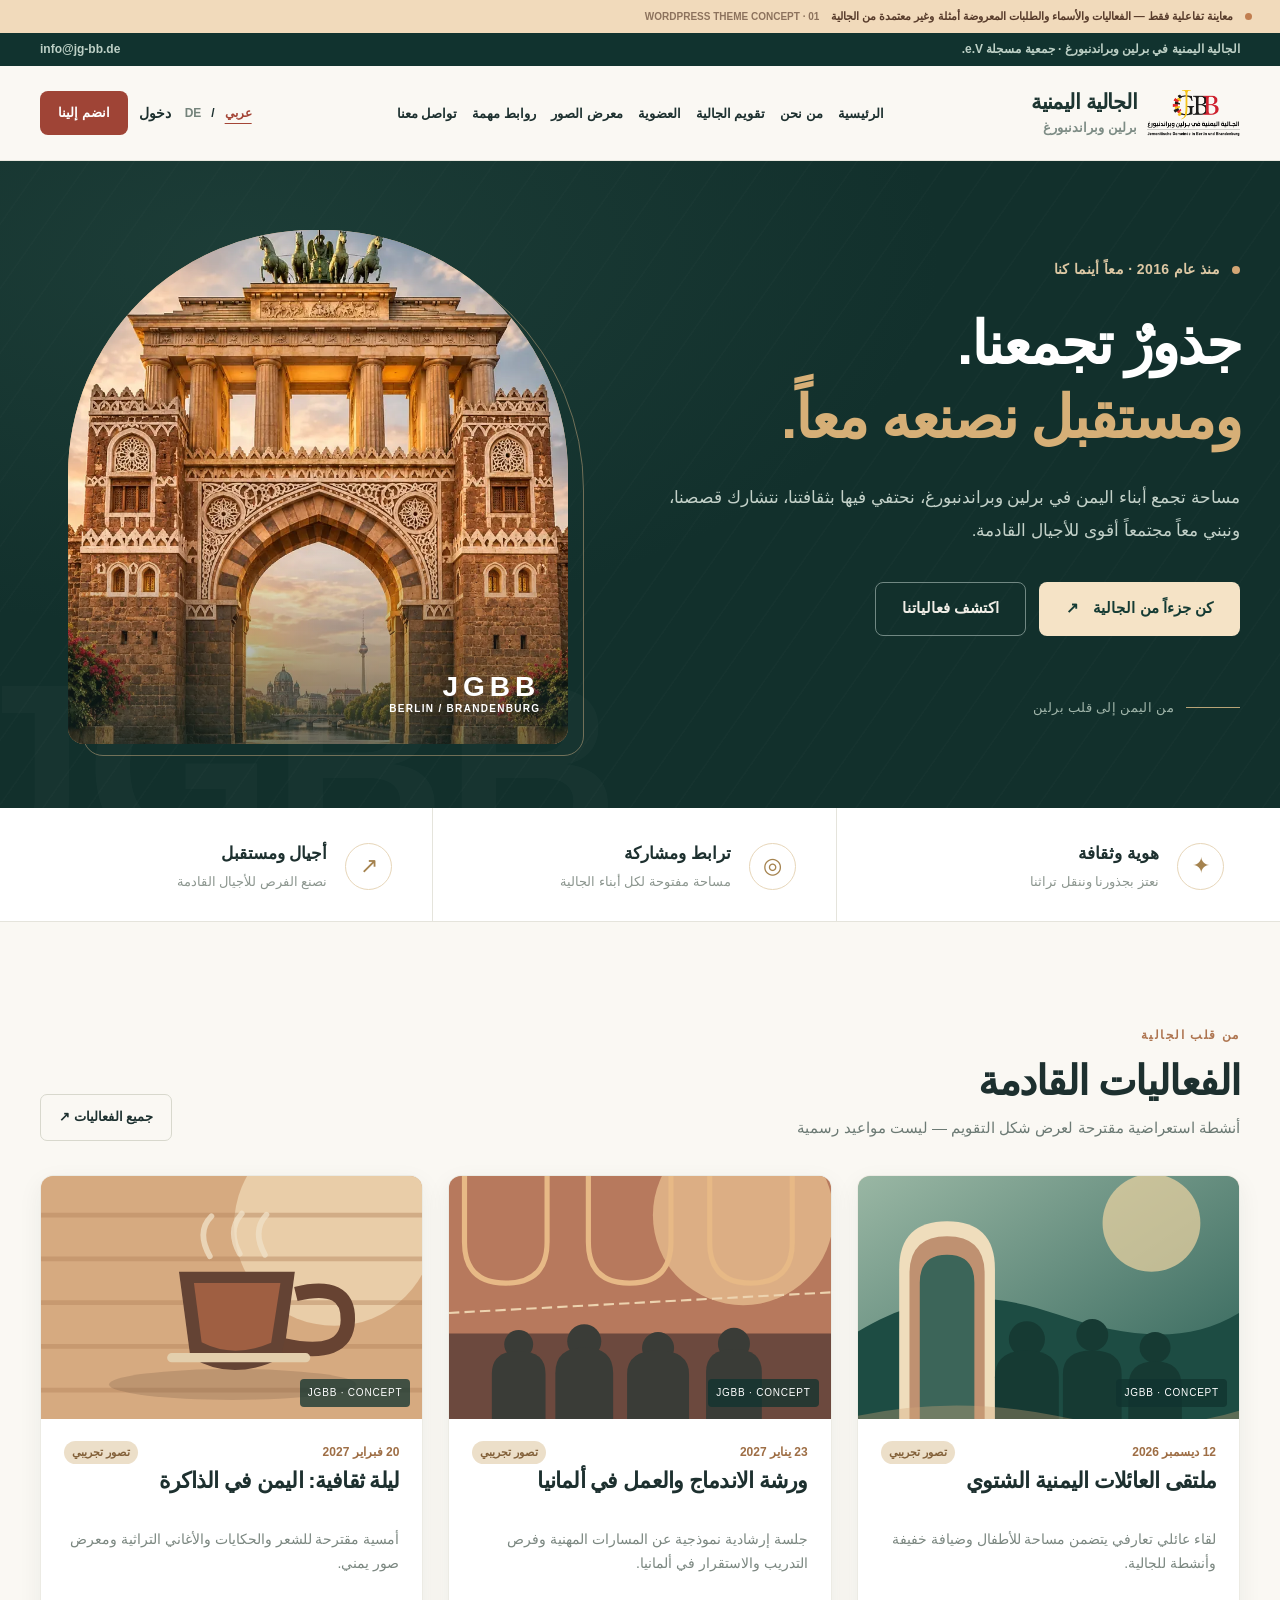
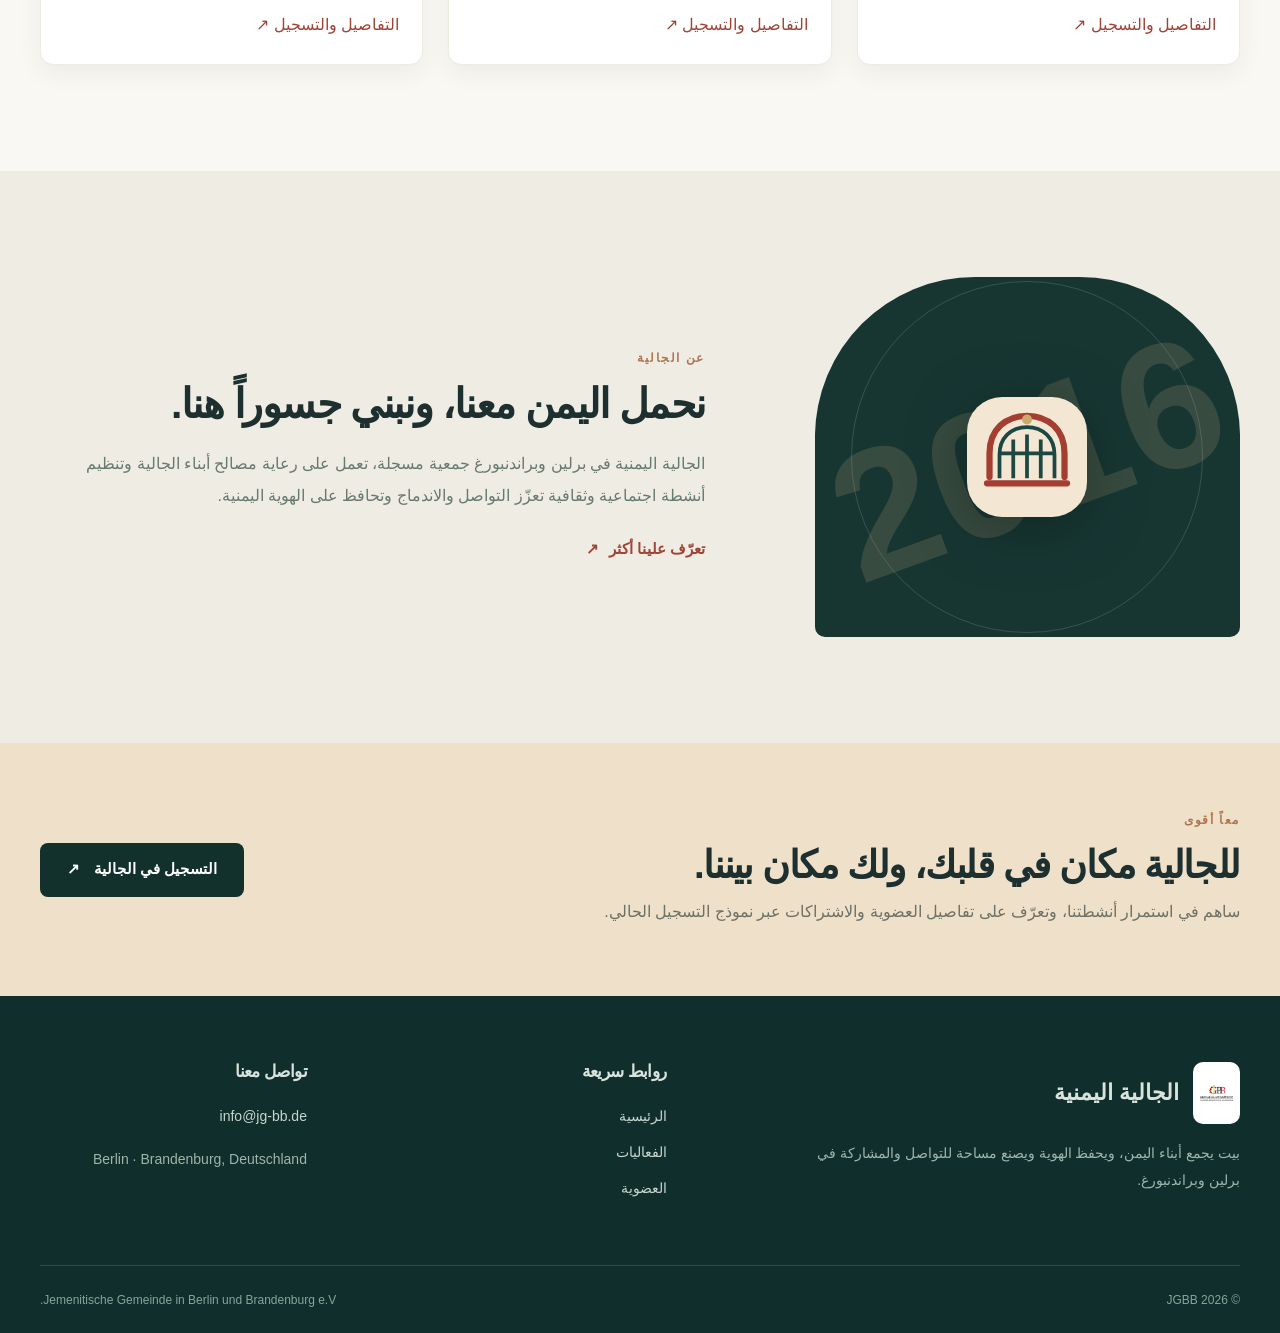
<file: jgbb-preview/index.html>
<!DOCTYPE html>
<html dir="rtl" lang="ar">
 <head>
  <meta charset="utf-8"/>
  <meta content="width=device-width,initial-scale=1" name="viewport"/>
  <meta content="#12302c" name="theme-color"/>
  <title>
   JGBB | الجالية اليمنية في برلين وبراندنبورغ — Interactive Preview
  </title>
  <style>
   :root{--j-ink:#1d302f;--j-forest:#173632;--j-dark:#12302c;--j-red:#9f4436;--j-gold:#c9a16a;--j-cream:#faf8f3;--j-sand:#f2ece2;--j-muted:#6c7a74;--j-line:#e5e4dc;--j-radius:18px;--j-font:'Tajawal','DM Sans',sans-serif;--j-latin:'DM Sans','Tajawal',sans-serif}
*{box-sizing:border-box}html{scroll-behavior:smooth}body.jgbb-body{margin:0;background:var(--j-cream);font-family:var(--j-font);color:var(--j-ink);font-size:16px;line-height:1.75;-webkit-font-smoothing:antialiased}body[dir=ltr]{font-family:var(--j-latin)}img{max-width:100%;height:auto}a{color:inherit;text-decoration:none}a:hover{color:var(--j-red)}button,input,select,textarea{font:inherit}button{cursor:pointer}h1,h2,h3,p{margin-top:0}h1,h2,h3{line-height:1.2;letter-spacing:-.035em}h1{font-size:clamp(46px,5.6vw,78px);font-weight:800}h2{font-size:clamp(33px,3.2vw,49px);font-weight:800}h3{font-size:23px;font-weight:700}::selection{background:#e7c69c;color:var(--j-ink)}:focus-visible{outline:3px solid #c49155;outline-offset:4px}.jgbb-container{width:min(1200px,calc(100% - 64px));margin-inline:auto}.jgbb-skip-link{position:absolute;inset-block-start:-90px;inset-inline-start:20px;z-index:999;background:#fff;padding:12px}.jgbb-skip-link:focus{inset-block-start:12px}
.jgbb-topline{background:#11332f;color:#bdd0c6;font-size:12px;font-weight:600}.jgbb-topline__inner{display:flex;justify-content:space-between;align-items:center;min-height:33px;gap:16px}.jgbb-topline a{color:#bdd0c6}.jgbb-header{position:relative;z-index:10;background:rgba(250,248,243,.98);border-bottom:1px solid #eae8e0}.jgbb-header__inner{min-height:94px;display:flex;align-items:center;justify-content:space-between;gap:24px}.jgbb-brand{display:flex;gap:11px;align-items:center;min-width:214px}.jgbb-brand__mark{width:50px;height:50px}.jgbb-brand__custom{max-width:150px;max-height:65px;width:auto;height:auto}.jgbb-brand__label{display:grid;line-height:1.24}.jgbb-brand__label strong{font-size:21px;letter-spacing:-.025em;color:#1d3531}.jgbb-brand__label small{font-size:13px;color:#7d8c85;font-weight:600;margin-top:5px}.jgbb-menu{display:flex;list-style:none;gap:24px;align-items:center;margin:0;padding:0}.jgbb-menu li{position:relative}.jgbb-menu a{font-weight:700;font-size:14px;white-space:nowrap;transition:color .2s}.jgbb-menu .sub-menu{display:none;position:absolute;top:100%;inset-inline-start:0;list-style:none;margin:0;padding:12px 16px;background:white;box-shadow:0 12px 35px #122e2c20;min-width:190px;border-radius:12px}.jgbb-menu li:hover>.sub-menu,.jgbb-menu li:focus-within>.sub-menu{display:block}.jgbb-menu .sub-menu li{padding:6px}.jgbb-header__actions{display:flex;align-items:center;gap:17px}.jgbb-languages{display:flex;align-items:center;gap:7px;font:700 12px var(--j-latin);white-space:nowrap}.jgbb-languages a{color:#657b71}.jgbb-language-sep{color:#bbc8c2}.jgbb-languages ul{list-style:none;margin:0;padding:0;display:flex;gap:8px}.jgbb-languages ul li{list-style:none}.jgbb-login{font-size:14px;font-weight:700}.jgbb-button{display:inline-flex;align-items:center;justify-content:center;gap:14px;min-height:54px;padding:12px 26px;background:var(--j-red);color:#fff;border:1px solid transparent;border-radius:8px;font-weight:800;font-size:15px;transition:transform .2s,background .2s}.jgbb-button:hover{background:#863629;color:white;transform:translateY(-2px)}.jgbb-button--small{min-height:44px;padding:8px 17px;font-size:13px}.jgbb-button--light{background:#f5e3c6;color:#153b34}.jgbb-button--light:hover{background:#fff;color:#153b34}.jgbb-button--ghost{background:transparent;color:#f1eee7;border-color:#718883}.jgbb-button--ghost:hover{background:#ffffff16;color:#fff}.jgbb-button--dark{background:var(--j-dark)}.jgbb-mobile-toggle{display:none;background:transparent;border:0;padding:12px}.jgbb-mobile-toggle span{display:block;height:2px;width:23px;background:var(--j-ink);margin:5px 0}
.jgbb-hero{background:var(--j-dark);color:white;position:relative;overflow:hidden;isolation:isolate}.jgbb-hero:after{content:'';position:absolute;inset:0;background:radial-gradient(ellipse at 18% 15%,#3b625742,transparent 48%),repeating-linear-gradient(125deg,transparent,transparent 35px,#ffffff04 36px,#ffffff04 37px);pointer-events:none;z-index:-1}.jgbb-hero__layout{display:grid;grid-template-columns:1.02fr .98fr;gap:64px;min-height:615px;align-items:center;padding-block:69px 64px}.jgbb-hero__copy{position:relative;z-index:1}.jgbb-kicker{display:inline-flex;align-items:center;gap:12px;font-weight:700;letter-spacing:.025em;color:#ddc8a4;font-size:14px;margin-bottom:25px}.jgbb-kicker__dot{width:8px;height:8px;border-radius:50%;background:#d3a675}.jgbb-hero h1{font-size:clamp(47px,4.6vw,69px);line-height:1.26;max-width:700px;margin-bottom:26px;color:#fff}.jgbb-hero h1 em{font-style:normal;color:#d6af77}.jgbb-hero__copy>p{font-size:17px;line-height:1.95;color:#c3d1c9;max-width:580px;margin-bottom:34px}.jgbb-hero__buttons{display:flex;align-items:center;flex-wrap:wrap;gap:13px}.jgbb-hero__footnote{display:flex;align-items:center;gap:12px;margin-top:61px;font-size:13px;letter-spacing:.03em;color:#a0b5aa}.jgbb-hero__line{height:1px;width:54px;background:#b8a477}.jgbb-hero__art{height:514px;position:relative;max-width:500px;width:100%;justify-self:center}.jgbb-hero__art:before{content:'';position:absolute;inset:10px -16px -12px 15px;border:1px solid #a28f6d;border-radius:250px 250px 20px 20px;opacity:.65}.jgbb-hero__art-frame{height:100%;width:100%;overflow:hidden;border-radius:245px 245px 16px 16px;background:#dfb889;position:relative}.jgbb-hero__art-frame img{display:block;object-fit:cover;width:100%;height:100%}.jgbb-hero__art-frame:after{content:'';position:absolute;inset:0;background:linear-gradient(180deg,transparent 70%,#0e2c27a1 100%)}.jgbb-hero__art-label{position:absolute;bottom:30px;inset-inline-start:28px;display:grid;z-index:2;text-align:start;color:white}.jgbb-hero__art-label strong{font:800 28px var(--j-latin);letter-spacing:.18em}.jgbb-hero__art-label span{font:600 10px var(--j-latin);letter-spacing:.13em}.jgbb-hero__watermark{position:absolute;font:800 240px var(--j-latin);color:#ffffff06;bottom:-98px;left:-48px;pointer-events:none}
.jgbb-values{background:white;border-bottom:1px solid var(--j-line)}.jgbb-values__grid{display:grid;grid-template-columns:repeat(3,1fr);gap:10px}.jgbb-value{display:flex;gap:18px;align-items:center;padding:31px 16px 27px}.jgbb-value+.jgbb-value{border-inline-start:1px solid var(--j-line);padding-inline-start:40px}.jgbb-value__icon{display:grid;place-items:center;flex:none;width:47px;height:47px;border:1px solid #e7d6b9;border-radius:50%;font-size:22px;color:#a5834f}.jgbb-value strong{display:block;font-size:17px;font-weight:800}.jgbb-value p{color:#8c968f;font-size:13px;margin:2px 0 0}
.jgbb-section{padding-block:106px}.jgbb-section-heading{display:flex;justify-content:space-between;align-items:end;gap:25px;margin-bottom:34px}.jgbb-section-tag{display:block;color:#ae7550;letter-spacing:.13em;font:700 12px var(--j-latin),sans-serif;margin-bottom:15px;text-transform:uppercase}.jgbb-section-heading h2{margin-bottom:9px}.jgbb-section-heading p{color:var(--j-muted);font-size:15px;margin:0}.jgbb-outline-link{border:1px solid #d8d8cd;padding:11px 18px;border-radius:7px;font-weight:700;font-size:13px;white-space:nowrap;transition:all .2s}.jgbb-outline-link:hover{background:var(--j-dark);border-color:var(--j-dark);color:white}.jgbb-story-grid{display:grid;grid-template-columns:repeat(3,minmax(0,1fr));gap:25px}.jgbb-story-card{background:#fff;border:1px solid #ecebe4;border-radius:13px;overflow:hidden;box-shadow:0 8px 24px #142f2810;transition:transform .2s,box-shadow .2s}.jgbb-story-card:hover{transform:translateY(-5px);box-shadow:0 15px 40px #142f281c}.jgbb-story-card__media{display:block;aspect-ratio:1.57;overflow:hidden;background:#e4d2b8}.jgbb-story-card__media img{display:block;width:100%;height:100%;object-fit:cover;transition:transform .45s}.jgbb-story-card:hover img{transform:scale(1.06)}.jgbb-story-card__placeholder{display:grid;width:100%;height:100%;place-items:center;background:linear-gradient(130deg,#dcc5a8,#9b6f51);font:900 55px var(--j-latin);color:#ffffff3d;letter-spacing:.2em}.jgbb-story-card__body{padding:22px 23px 25px}.jgbb-eyebrow{font-size:12px;color:#a57950;margin:0 0 11px;font-weight:700}.jgbb-story-card h3{font-size:22px;line-height:1.55;margin-bottom:10px}.jgbb-card-summary{font-size:14px;line-height:1.7;color:#7b8780;min-height:68px;margin:0 0 15px}.jgbb-text-link{display:inline-flex;align-items:center;gap:10px;color:var(--j-red);font-size:15px;font-weight:800}.jgbb-text-link:hover{color:var(--j-ink)}
.jgbb-about-band{background:#efece4}.jgbb-about-band__layout{display:grid;grid-template-columns:.78fr 1.22fr;gap:110px;align-items:center}.jgbb-about-band__art{height:360px;position:relative;background:var(--j-forest);border-radius:160px 160px 10px 10px;display:flex;align-items:center;justify-content:center;overflow:hidden}.jgbb-about-band__art:after{content:'';width:350px;height:350px;border-radius:50%;border:1px solid #ffffff24;position:absolute}.jgbb-about-band__art span{position:absolute;color:#e8be8a28;font:900 180px var(--j-latin);transform:rotate(-20deg)}.jgbb-about-band__art img{width:120px;filter:drop-shadow(0 10px 30px #0004);z-index:2}.jgbb-about-band h2{max-width:560px;margin-bottom:19px}.jgbb-about-band p{font-size:16px;line-height:2;color:#687a70;max-width:640px;margin-bottom:23px}.jgbb-join-band{background:#efe0c9;padding:70px 0}.jgbb-join-band__inner{display:flex;justify-content:space-between;align-items:center;gap:50px}.jgbb-join-band h2{font-size:clamp(28px,3vw,42px);margin-bottom:10px}.jgbb-join-band p{max-width:700px;color:#6e7165;margin:0}
.jgbb-footer{background:#102e2b;color:#d8e3dc;padding:66px 0 22px}.jgbb-footer__grid{display:grid;grid-template-columns:1.4fr .8fr .75fr;gap:75px}.jgbb-footer__grid p{max-width:450px;color:#9eb5ab;font-size:14px;line-height:1.9;margin-top:16px}.jgbb-footer__brand{display:flex;gap:14px;align-items:center}.jgbb-footer__brand img{width:47px}.jgbb-footer__brand strong{font-size:22px}.jgbb-footer h3{font-size:17px;margin:0 0 19px}.jgbb-footer a{color:#c6d6ce;font-size:14px}.jgbb-footer a:hover{color:#f2c88f}.jgbb-footer-menu,.jgbb-footer .jgbb-menu{display:grid;gap:8px;list-style:none;padding:0;margin:0}.jgbb-footer-menu li{list-style:none}.jgbb-footer__bottom{display:flex;justify-content:space-between;gap:15px;border-top:1px solid #ffffff23;margin-top:58px;padding-top:24px;color:#87a59a;font-size:12px}
.jgbb-interior-hero{background:#143632;color:white;padding:77px 0 74px;position:relative;overflow:hidden}.jgbb-interior-hero:after{content:'◌';font-size:400px;line-height:1;color:#ffffff08;position:absolute;top:-160px;inset-inline-end:8%}.jgbb-interior-hero .jgbb-container{position:relative;z-index:1}.jgbb-interior-hero .jgbb-section-tag{color:#c8ac80}.jgbb-interior-hero h1{font-size:clamp(40px,5vw,64px);max-width:850px;margin:0 0 12px}.jgbb-interior-hero p{font-size:15px;margin:0;color:#a9c3b8}.jgbb-return-link{font-size:14px;color:#e6c398}.jgbb-page-layout{padding-block:70px 100px}.jgbb-single-layout{max-width:950px;margin:auto;padding-block:70px 100px}.jgbb-content{max-width:100%;font-size:17px;line-height:2}.jgbb-content p{margin-bottom:20px}.jgbb-content h2,.jgbb-content h3{margin:35px 0 14px}.jgbb-content a:not(.um-button){color:var(--j-red);text-decoration:underline;text-decoration-thickness:1px;text-underline-offset:3px}.jgbb-content blockquote{margin:30px 0;padding:14px 30px;border-inline-start:3px solid var(--j-red);background:#fff}.jgbb-content img{border-radius:10px}.jgbb-single-hero-image{border-radius:17px;overflow:hidden;margin-bottom:34px}.jgbb-single-hero-image img{width:100%;display:block;max-height:540px;object-fit:cover}.jgbb-pagination{margin-top:52px;text-align:center}.jgbb-pagination .page-numbers{display:inline-flex;align-items:center;justify-content:center;min-width:42px;height:42px;border:1px solid #d8ddd5;border-radius:7px;margin:0 3px}.jgbb-pagination .page-numbers.current{background:var(--j-dark);color:white}.jgbb-notfound{padding:120px 0;text-align:center}.jgbb-notfound>span{font:900 130px var(--j-latin);color:#cfb999}.jgbb-notfound h1{font-size:34px}
/* Existing WordPress and common form plugins: visual styling only, no request interception */
.jgbb-content input:not([type=checkbox]):not([type=radio]):not([type=submit]):not([type=hidden]),.jgbb-content select,.jgbb-content textarea,.jgbb-content .um input[type=text],.jgbb-content .um input[type=password],.jgbb-content .um input[type=email]{background:#fff!important;border:1px solid #dfe5de!important;border-radius:9px!important;min-height:46px!important;padding:11px 14px!important;box-shadow:none!important;max-width:100%;font-size:15px!important;color:var(--j-ink)!important}.jgbb-content input:focus,.jgbb-content select:focus,.jgbb-content textarea:focus{border-color:#b18a64!important;outline:2px solid #b18a6438!important}.jgbb-content button,.jgbb-content input[type=submit],.jgbb-content .um .um-button,.jgbb-content .wp-block-button__link{border:0!important;background:var(--j-red)!important;color:#fff!important;border-radius:8px!important;min-height:45px;padding:10px 24px!important;font-weight:800!important;box-shadow:none!important;cursor:pointer}.jgbb-content .um{max-width:100%!important;margin:22px 0!important}.jgbb-content .um .um-form{padding:24px;background:white;border:1px solid #e5e5da;border-radius:16px;box-shadow:0 15px 40px #142e2612}.jgbb-content .um .um-field-label label{font-weight:700!important;color:var(--j-ink)!important}.jgbb-content .um .um-col-alt .um-button.um-alt{background:#e8ede8!important;color:var(--j-ink)!important}.jgbb-content .um .um-field-error{border-radius:6px}.jgbb-content .wpcf7-form,.jgbb-content .wpforms-container{background:#fff;padding:28px;border:1px solid #e5e5da;border-radius:16px}.jgbb-content table{max-width:100%;display:block;overflow-x:auto;border-collapse:collapse}.jgbb-content td,.jgbb-content th{border:1px solid #e1e3dc;padding:11px}.jgbb-content .wp-block-gallery{display:flex;flex-wrap:wrap;gap:12px}
@media(max-width:1160px){.jgbb-nav .jgbb-menu{gap:14px}.jgbb-header__actions{gap:10px}.jgbb-header__inner{gap:15px}.jgbb-header__join{display:none}.jgbb-hero__layout{gap:45px}.jgbb-about-band__layout{gap:70px}}
@media(max-width:900px){.jgbb-container{width:min(100% - 40px,1200px)}.jgbb-header__inner{min-height:78px}.jgbb-nav{display:none;position:absolute;inset-inline:0;top:100%;background:#faf8f3;border-bottom:1px solid var(--j-line);box-shadow:0 12px 20px #00000012;padding:25px}.jgbb-nav.is-open{display:block}.jgbb-nav .jgbb-menu{display:grid;gap:18px;max-width:650px;margin:auto}.jgbb-mobile-toggle{display:block}.jgbb-header__actions{margin-inline-start:auto}.jgbb-hero__layout{grid-template-columns:1fr .85fr;gap:22px;min-height:500px}.jgbb-hero h1{font-size:46px}.jgbb-hero__art{height:425px}.jgbb-story-grid{gap:14px}.jgbb-story-card__body{padding:18px}.jgbb-story-card h3{font-size:19px}.jgbb-about-band__layout{gap:40px}}
@media(max-width:700px){.jgbb-topline__inner{justify-content:center}.jgbb-topline__inner a{display:none}.jgbb-container{width:calc(100% - 34px)}.jgbb-brand{min-width:auto}.jgbb-brand__mark{width:44px}.jgbb-brand__label strong{font-size:17px}.jgbb-brand__label small{font-size:11px}.jgbb-header__actions{gap:11px}.jgbb-login{display:none}.jgbb-languages{font-size:11px}.jgbb-hero__layout{grid-template-columns:1fr;padding-block:62px 46px;gap:36px}.jgbb-hero__copy{text-align:start}.jgbb-hero h1{font-size:clamp(41px,8vw,55px)}.jgbb-hero__copy>p{font-size:15px}.jgbb-hero__footnote{margin-top:32px}.jgbb-hero__art{max-width:380px;height:390px;width:85%;margin-inline:auto}.jgbb-values__grid{grid-template-columns:1fr;gap:0}.jgbb-value,.jgbb-value+.jgbb-value{padding:17px 2px;border:0;border-bottom:1px solid var(--j-line)}.jgbb-section{padding-block:65px}.jgbb-section-heading{align-items:start}.jgbb-section-heading h2{font-size:35px}.jgbb-outline-link{font-size:11px;padding:9px}.jgbb-story-grid{grid-template-columns:1fr;gap:22px}.jgbb-story-card__media{aspect-ratio:1.75}.jgbb-card-summary{min-height:0}.jgbb-about-band__layout{grid-template-columns:1fr;gap:28px}.jgbb-about-band__art{height:260px;max-width:380px;margin-inline:auto;width:100%}.jgbb-join-band{padding:52px 0}.jgbb-join-band__inner{align-items:start;flex-direction:column;gap:28px}.jgbb-footer__grid{grid-template-columns:1fr 1fr;gap:28px}.jgbb-footer__grid>div:first-child{grid-column:1/-1}.jgbb-footer__bottom{flex-direction:column;gap:3px}.jgbb-interior-hero{padding:56px 0}.jgbb-interior-hero h1{font-size:40px}.jgbb-page-layout,.jgbb-single-layout{padding-block:42px 80px}.jgbb-content{font-size:16px}}
@media(max-width:410px){.jgbb-header__inner{gap:6px}.jgbb-brand__label strong{font-size:15px}.jgbb-brand__mark{width:39px}.jgbb-languages{gap:4px}.jgbb-hero__buttons{display:grid;grid-template-columns:1fr}.jgbb-hero__art{width:94%}.jgbb-footer__grid{grid-template-columns:1fr}.jgbb-footer__grid>div:first-child{grid-column:auto}}
@media(prefers-reduced-motion:reduce){html{scroll-behavior:auto}*,*:before,*:after{transition:none!important;animation:none!important}}
  
/* JGBB official visual identity + Bab al-Yemen x Brandenburg Gate */
.jgbb-brand__mark{width:93px!important;height:60px!important;object-fit:contain;flex:none;max-width:93px}
.jgbb-brand{gap:10px}
.jgbb-footer__brand-logo{display:block;width:95px;height:62px;object-fit:contain;padding:7px;background:#fff;border-radius:10px}
.jgbb-hero__art-frame img{object-fit:cover;object-position:center 47%}
.jgbb-hero__art-frame:after{background:linear-gradient(180deg,transparent 62%,#112c2999 100%)}
@media(max-width:700px){.jgbb-brand__mark{width:65px!important;height:45px!important;max-width:65px}.jgbb-brand__label strong{font-size:17px!important}.jgbb-brand__label small{font-size:11px!important}}

</style>
  <style>
   .preview-ribbon{display:flex;gap:12px;align-items:center;padding:8px 28px;min-height:33px;font:600 11px 'DM Sans','Tajawal',sans-serif;background:#f1dabb;color:#573b2b;direction:rtl}.preview-dot{height:7px;width:7px;border-radius:50%;background:#c17e50}.preview-ribbon__end{margin-inline-start:auto;font-size:10px;opacity:.65;direction:ltr}.preview-language{background:transparent;border:0;color:#74837b;font:700 12px 'DM Sans','Tajawal',sans-serif;padding:3px;white-space:nowrap}.preview-language.is-current{color:#a44536;text-decoration:underline;text-underline-offset:6px}.preview-screen[hidden]{display:none!important}.preview-events-heading{display:flex;align-items:center;justify-content:space-between;margin-bottom:28px}.preview-events-heading h2{margin:0}.preview-events-heading span{font-size:13px;color:#839187}.preview-membership-layout{display:grid;grid-template-columns:1fr 1fr;gap:76px}.preview-intro{color:#7c8b80;line-height:1.9}.preview-fees{margin-top:24px;background:#fff;border:1px solid #e5e3da;border-radius:12px;overflow:hidden}.preview-fees>div{display:flex;align-items:center;justify-content:space-between;padding:13px 18px;border-bottom:1px solid #e9e8e2}.preview-fees>div:last-child{border:0}.preview-fees strong{font-size:19px;color:#9f4436}.preview-bank{margin-top:18px;border:1px dashed #d2b794;background:#f2e9dd;padding:17px 21px;border-radius:11px;display:grid;gap:3px}.preview-bank strong{font-size:16px}.preview-bank span{font-size:13px;color:#718072}.preview-bank code{font:600 13px 'DM Sans';text-align:start;unicode-bidi:embed;overflow-wrap:anywhere}.preview-bank small{color:#9c6c4e}.preview-form{background:white;padding:32px;border:1px solid #e8e7de;border-radius:14px;box-shadow:0 20px 55px #18332b0e}.preview-form-badge{font-size:11px;font-weight:700;background:#e5eee9;color:#466b5a;padding:5px 10px;border-radius:99px}.preview-form h3{font-size:28px;margin:19px 0 8px}.preview-form>p{font-size:13px;color:#849086;line-height:1.75}.preview-form-grid{display:grid;grid-template-columns:1fr 1fr;gap:15px;margin:24px 0}.preview-form-grid label{display:grid;gap:5px;font-size:12px;font-weight:700}.preview-form-grid label.wide{grid-column:span 2}.preview-form-grid input,.preview-form-grid select{min-width:0;min-height:45px;border-radius:7px;border:1px solid #dfe3de;padding:10px;background:#fbfbf8;color:#9da8a2}.preview-disabled{width:100%;opacity:.75;cursor:not-allowed}.preview-about-layout{display:grid;grid-template-columns:1.1fr .8fr;gap:100px;align-items:center}.preview-about-layout p{font-size:17px;color:#728075;line-height:2}.preview-about-layout img{width:100%;max-height:440px;object-fit:cover;border-radius:220px 220px 12px 12px}.preview-contact{text-align:center;min-height:260px}.preview-contact p{color:#809084}.preview-contact .jgbb-button{margin-top:20px;direction:ltr}
@media(max-width:800px){.preview-membership-layout,.preview-about-layout{grid-template-columns:1fr;gap:40px}.preview-form{padding:23px}.preview-ribbon__end{display:none}}@media(max-width:550px){.preview-events-heading{align-items:start;flex-direction:column;gap:12px}.preview-ribbon{padding:8px 17px;font-size:10px}.preview-form-grid{gap:9px}}
  </style>
 <style id="jgbb-enhanced-style">/* Interactive full-site demonstration; styles translate directly to the companion theme */
:root{--demo-deep:#183d38;--demo-sand:#f5f0e6;--demo-amber:#d6a96b;--demo-red:#994a3a}
.preview-ribbon{position:relative;z-index:12}.jgbb-header__inner{gap:15px}.jgbb-menu{gap:15px}.jgbb-menu a{font-size:13px}.jgbb-header__actions{gap:11px}.jgbb-added-action{font-size:12px}.jgbb-section{scroll-margin-top:50px}
.demo-note{background:#f7efe0;border:1px solid #e8d6b8;border-radius:12px;padding:16px 20px;color:#765a37;font-size:14px;line-height:1.8;margin-bottom:26px}.demo-tools,.demo-actions,.demo-inline-actions{display:flex;align-items:center;justify-content:space-between;gap:12px;flex-wrap:wrap}.demo-tools{margin-bottom:24px}.demo-tools h2{font-size:30px;margin:0}.demo-tabs{display:flex;gap:8px;padding:5px;background:#e9ede8;border-radius:10px}.demo-tabs button,.demo-light-button{border:1px solid transparent;background:transparent;color:var(--j-forest);border-radius:8px;padding:9px 16px;font-weight:800;cursor:pointer;font-size:14px;transition:.2s}.demo-tabs button.is-on{background:#fff;box-shadow:0 3px 15px #122c221a}.demo-light-button{border-color:#d7dfd8;background:#fff}.demo-light-button:hover,.demo-tabs button:hover{border-color:#bbac90}.demo-search{display:flex;align-items:center;gap:10px;max-width:360px;border:1px solid #d6dfd8;background:white;padding:9px 15px;border-radius:10px}.demo-search input{border:0;outline:0;background:transparent;width:230px;min-width:100px}.demo-flag{display:inline-block;background:#ecdfc9;color:#826039;padding:2px 8px;border-radius:18px;font-size:11px;font-weight:800}.demo-event-date{display:flex;justify-content:space-between;gap:10px;align-items:center;color:#9e6e45;font-size:12px;font-weight:800}.demo-event-card .jgbb-story-card__media{position:relative}.demo-event-card .jgbb-story-card__media:after{content:'JGBB · CONCEPT';position:absolute;inset:auto 12px 12px auto;color:#fff;font-size:10px;background:#11332fc0;padding:5px 8px;border-radius:4px;letter-spacing:.08em}.demo-event-card .jgbb-story-card__body h3{min-height:54px}.demo-event-card .jgbb-text-link{border:0;background:transparent;font:inherit;cursor:pointer;text-align:start;padding:0}.demo-event-card .jgbb-story-card__media{border:0;cursor:pointer;width:100%;padding:0;display:block}.demo-event-card .jgbb-story-card__media img{width:100%;display:block;object-fit:cover}.demo-empty{padding:55px;text-align:center;background:#fff;border:1px dashed #d9ded6;border-radius:14px}.demo-field-row{display:grid;grid-template-columns:repeat(2,minmax(0,1fr));gap:16px}.demo-field-row label,.demo-contact-form>label,.demo-auth form>label,.demo-modal form>label{display:flex;flex-direction:column;align-items:stretch;gap:7px;font-size:14px;font-weight:700;margin-bottom:12px}.demo-field-row input,.demo-field-row select,.demo-contact-form input,.demo-contact-form textarea,.demo-auth input,.demo-modal input,.demo-modal select,.demo-modal textarea{border:1px solid #dae0d8;border-radius:9px;padding:12px 14px;width:100%;background:#fff;min-height:45px;color:#173632}.demo-field-row input:focus,.demo-field-row select:focus,.demo-modal input:focus{outline:2px solid #b5c9be}.demo-contribution{display:flex;flex-wrap:wrap;gap:8px;margin:12px 0}.demo-contribution button{padding:12px 14px;border:1px solid #d5dbd3;border-radius:10px;background:#fff;min-width:64px;font-weight:800;color:#173632}.demo-contribution button.is-on{border:2px solid #9f4436;background:#fff7eb;color:#9f4436}.demo-mini{font-size:13px;color:#78847e;line-height:1.9}.demo-checkbox{display:flex!important;flex-direction:row!important;align-items:start!important;gap:9px!important;font-size:12px!important;color:#6b766f!important;margin:15px 0!important;font-weight:500!important}.demo-checkbox input{width:16px;min-height:0;margin-top:4px;flex-shrink:0}.demo-membership-box form>.jgbb-button{width:100%}.demo-success{color:#1f704f;background:#e9f6ec;padding:14px;border-radius:10px;margin-top:16px;font-size:14px}.demo-error{color:#9c3526;background:#fff0ed;padding:14px;border-radius:10px;margin-top:14px;font-size:14px}.demo-panel{padding:26px 28px;border:1px solid #e1e5dd;border-radius:16px;background:#fff;margin-bottom:20px;box-shadow:0 8px 24px #16342809}.demo-panel h2{font-size:27px}.demo-stat{display:grid;grid-template-columns:repeat(4,minmax(0,1fr));gap:13px;width:100%;margin-bottom:20px}.demo-stat>div{padding:21px 20px;border:1px solid #e2e8df;border-radius:13px;background:#fff}.demo-stat strong{font-size:34px;display:block;line-height:1.4}.demo-stat span{font-size:13px;color:#74857a}.demo-actions{justify-content:flex-start;margin-bottom:20px}.demo-table-scroll{overflow:auto}.demo-table{border-collapse:collapse;width:100%;text-align:start;font-size:14px}.demo-table th{color:#7a8980;font-size:12px;text-align:start;border-bottom:1px solid #e4e8e2;padding:14px 10px;white-space:nowrap}.demo-table td{padding:14px 10px;border-bottom:1px solid #f0f0ec;vertical-align:middle}.demo-table td small{display:block;color:#809088}.demo-table tr:last-child td{border:0}.demo-status{display:inline-flex;border-radius:30px;background:#f7ecdb;padding:4px 10px;font-weight:700;color:#967344;font-size:11px;white-space:nowrap}.demo-status.confirmed,.demo-status.checked_in{background:#e0f3e7;color:#317650}.demo-status.rejected{background:#fde7e2;color:#a93e36}.demo-admin-head{margin-top:28px}.demo-table button{font:inherit;font-weight:800;font-size:12px;border:0;background:#e9f0e9;border-radius:6px;padding:8px 10px;white-space:nowrap;margin:2px;cursor:pointer}.demo-table button:hover{background:#d2dfd7}.demo-auth{max-width:530px}.demo-auth .preview-form{padding:34px}.demo-auth form>label{margin-bottom:20px}.demo-auth .jgbb-button{width:100%}.demo-auth-secondary{display:flex;flex-direction:column;align-items:start;gap:12px;margin-top:24px}.demo-text-button{background:none;border:0;color:#9b4536;cursor:pointer;padding:0;font-weight:800}.demo-contact-form{margin:25px 0;background:#fff;border:1px solid #e0e5e1;padding:25px;border-radius:14px;max-width:700px;text-align:start}.demo-contact-form>label textarea{width:100%}.demo-link-grid,.demo-gallery{display:grid;grid-template-columns:repeat(2,minmax(0,1fr));gap:18px}.demo-link-grid a{display:grid;gap:5px;padding:28px;border-radius:14px;background:white;border:1px solid #e0e4dc;transition:.2s}.demo-link-grid a:hover{border-color:#b8cbb7;transform:translateY(-3px)}.demo-link-grid b{font-size:21px}.demo-link-grid span{color:#748178}.demo-gallery-item{background:white;border-radius:15px;overflow:hidden;border:1px solid #e6e6e2}.demo-gallery-item img{width:100%;height:270px;object-fit:cover}.demo-gallery-item>div{padding:17px}.demo-gallery-item b{display:block}.demo-gallery-item span{color:#839087;font-size:13px}.demo-modal{position:fixed;inset:0;background:#0e211db3;z-index:400;display:grid;align-items:center;justify-content:center;padding:20px;overflow:auto}.demo-modal[hidden]{display:none!important}.demo-modal-card{background:#fff;position:relative;border-radius:19px;width:min(720px,100%);max-height:92vh;overflow:auto;padding:35px;box-shadow:0 25px 80px #091b1770}.demo-modal-close{position:absolute;inset-block-start:14px;inset-inline-end:14px;font-size:26px;color:#55645d;background:#f2f5f1;border:0;width:39px;height:39px;border-radius:50%;cursor:pointer}.demo-modal h2{font-size:30px;line-height:1.4;margin-top:9px}.demo-modal .demo-event-visual{width:100%;height:195px;object-fit:cover;border-radius:13px;margin:9px 0 18px}.demo-modal .demo-field-row{margin:10px 0}.demo-modal .jgbb-button{margin-top:8px}.demo-modal .demo-mini{line-height:1.8}.demo-modal ol{padding-inline-start:24px}.demo-ticket{border:1px dashed #bac9bd;padding:23px;border-radius:14px;text-align:center}.demo-ticket img{display:block;margin:15px auto;border:7px solid white;box-shadow:0 0 0 1px #e3e8e3}.demo-ticket code{display:block;background:#f0f2ee;padding:7px;font-size:17px;letter-spacing:.05em;overflow-wrap:anywhere}.demo-toast{position:fixed;inset:auto auto 24px 24px;padding:13px 18px;border-radius:10px;background:#173b36;color:#fff;z-index:600;font-weight:700;box-shadow:0 10px 40px #15332d50;opacity:0;pointer-events:none;transform:translateY(10px);transition:.2s}.demo-toast.show{opacity:1;transform:none}.demo-auth .demo-note{font-size:13px}.demo-mail{border:1px solid #dbe2db;background:#fafcf9;border-radius:12px;padding:20px;margin:16px 0}.demo-mail p{margin:8px 0}.demo-mail code{direction:ltr}.demo-email-label{font-weight:800;color:#8f493c}.demo-inline-actions{justify-content:start;align-items:end;padding-bottom:10px}.demo-inline-actions button{height:46px}.demo-membership-box{box-shadow:0 10px 40px #1e3f3010}.demo-panel .demo-list{display:grid;gap:11px}.demo-list>div{border:1px solid #e8eae6;border-radius:10px;padding:12px}.demo-list small{color:#77877b}.demo-archive-tag{color:#866940!important;background:#f7eedf;border-radius:4px;padding:4px 10px}.demo-admin-feature{background:linear-gradient(120deg,#183d38,#345950);color:#fff;padding:19px;border-radius:13px}.demo-admin-feature p{color:#deebe3}.demo-account-actions{display:flex;flex-wrap:wrap;gap:10px;margin-top:18px}#qr-video{width:min(380px,100%);border-radius:12px;background:#222;max-height:300px}.jgbb-header__actions [data-open="admin"]{display:none}.jgbb-header__actions [data-open="account"]{display:none}.jgbb-header__actions.demo-logged [data-open="account"]{display:inline}.jgbb-header__actions.demo-admin [data-open="admin"]{display:inline}.preview-screen[hidden]{display:none!important}
@media(max-width:1200px){.jgbb-added-action{display:none!important}.jgbb-header__actions{gap:5px}.jgbb-menu{gap:10px}.jgbb-menu a{font-size:12px}}
@media(max-width:850px){.demo-stat{grid-template-columns:repeat(2,1fr)}.demo-gallery,.demo-link-grid{grid-template-columns:1fr}.jgbb-header__actions [data-open="admin"]{display:none}.jgbb-header__actions [data-open="account"]{display:none}.demo-actions{gap:5px}}
@media(max-width:620px){.demo-field-row{grid-template-columns:1fr}.demo-stat{grid-template-columns:1fr 1fr}.demo-panel{padding:17px}.demo-tools{align-items:stretch}.demo-search{width:100%;max-width:100%}.demo-search input{width:100%}.demo-modal{padding:8px}.demo-modal-card{padding:23px;max-height:96vh}.demo-event-card .jgbb-story-card__body h3{min-height:0}}
</style>
</head>
 <body class="jgbb-body">
  <div class="preview-ribbon">
   <span class="preview-dot">
   </span>
   <span data-ar="معاينة تفاعلية فقط — الفعاليات والأسماء والطلبات المعروضة أمثلة وغير معتمدة من الجالية" data-de="Interaktive Demo – Termine, Personen und Anmeldungen sind fiktiv, nicht vom Verein bestätigt">
    معاينة تفاعلية فقط — الفعاليات والأسماء والطلبات المعروضة أمثلة وغير معتمدة من الجالية
   </span>
   <span class="preview-ribbon__end">
    WORDPRESS THEME CONCEPT · 01
   </span>
  </div>
  <div class="jgbb-topline">
   <div class="jgbb-container jgbb-topline__inner">
    <span data-ar="الجالية اليمنية في برلين وبراندنبورغ · جمعية مسجلة e.V." data-de="Jemenitische Gemeinde Berlin &amp; Brandenburg · e.V.">
     الجالية اليمنية في برلين وبراندنبورغ · جمعية مسجلة e.V.
    </span>
    <a href="mailto:info@jg-bb.de">
     info@jg-bb.de
    </a>
   </div>
  </div>
  <header class="jgbb-header">
   <div class="jgbb-container jgbb-header__inner">
    <a aria-label="JGBB demonstration" class="jgbb-brand" data-open="home" href="#">
     <img alt="شعار الجالية اليمنية في برلين وبراندنبورغ JGBB" class="jgbb-brand__mark" src="assets/jgbb-official-logo.webp" decoding="async"/>
     <span class="jgbb-brand__label">
      <strong data-ar="الجالية اليمنية" data-de="Jemenitische Gemeinde">
       الجالية اليمنية
      </strong>
      <small data-ar="برلين وبراندنبورغ" data-de="Berlin &amp; Brandenburg">
       برلين وبراندنبورغ
      </small>
     </span>
    </a>
    <nav class="jgbb-nav" id="jgbb-navigation">
     <ul class="jgbb-menu">
      <li>
       <a data-ar="الرئيسية" data-de="Startseite" data-open="home" href="#">
        الرئيسية
       </a>
      </li>
      <li>
       <a data-ar="من نحن" data-de="Über uns" data-open="about" href="#">
        من نحن
       </a>
      </li>
      <li>
       <a data-ar="تقويم الجالية" data-de="Veranstaltungen" data-open="events" href="#">
        تقويم الجالية
       </a>
      </li>
      <li>
       <a data-ar="العضوية" data-de="Mitgliedschaft" data-open="membership" href="#">
        العضوية
       </a>
      </li>
      <li>
       <a data-ar="معرض الصور" data-de="Galerie" data-open="gallery" href="#gallery">
        معرض الصور
       </a>
      </li>
      <li>
       <a data-ar="روابط مهمة" data-de="Wichtige Links" data-open="links" href="#links">
        روابط مهمة
       </a>
      </li>
      <li>
       <a data-ar="تواصل معنا" data-de="Kontakt" data-open="contact" href="#">
        تواصل معنا
       </a>
      </li>
     </ul>
    </nav>
    <div class="jgbb-header__actions">
     <div class="jgbb-languages">
      <button class="preview-language" data-set-lang="ar" type="button">
       عربي
      </button>
      <span>
       /
      </span>
      <button class="preview-language" data-set-lang="de" type="button">
       DE
      </button>
     </div>
     <a class="jgbb-login" data-ar="دخول" data-de="Login" data-open="login" href="#login">
      دخول
     </a>
     <a class="jgbb-login jgbb-added-action" data-ar="حسابي" data-de="Mein Bereich" data-open="account" href="#account">
      حسابي
     </a>
     <a class="jgbb-login jgbb-added-action" data-ar="لوحة الإدارة" data-de="Verwaltung" data-open="admin" href="#admin">
      لوحة الإدارة
     </a>
     <a class="jgbb-button jgbb-button--small jgbb-header__join" data-ar="انضم إلينا" data-de="Mitglied werden" data-open="membership" href="#">
      انضم إلينا
     </a>
    </div>
    <button aria-controls="jgbb-navigation" aria-expanded="false" aria-label="Menu" class="jgbb-mobile-toggle" type="button">
     <span>
     </span>
     <span>
     </span>
     <span>
     </span>
    </button>
   </div>
  </header>
  <!-- HOME -->
  <main class="preview-screen" data-screen="home" id="screen-home">
   <section class="jgbb-hero">
    <div class="jgbb-container jgbb-hero__layout">
     <div class="jgbb-hero__copy">
      <span class="jgbb-kicker">
       <span class="jgbb-kicker__dot">
       </span>
       <span data-ar="منذ عام 2016 · معاً أينما كنا" data-de="Seit 2016 · Gemeinsam verbunden">
        منذ عام 2016 · معاً أينما كنا
       </span>
      </span>
      <h1 data-ar-html="جذورٌ تجمعنا.&lt;br&gt;&lt;em&gt;ومستقبل نصنعه معاً.&lt;/em&gt;" data-de-html="Gemeinschaft, die &lt;em&gt;verbindet.&lt;/em&gt;&lt;br&gt;Kultur, die bleibt.">
       جذورٌ تجمعنا.
       <br/>
       <em>
        ومستقبل نصنعه معاً.
       </em>
      </h1>
      <p data-ar="مساحة تجمع أبناء اليمن في برلين وبراندنبورغ، نحتفي فيها بثقافتنا، نتشارك قصصنا، ونبني معاً مجتمعاً أقوى للأجيال القادمة." data-de="Die jemenitische Gemeinschaft in Berlin und Brandenburg verbindet Menschen, bewahrt Kultur und schafft Raum für eine gemeinsame Zukunft.">
       مساحة تجمع أبناء اليمن في برلين وبراندنبورغ، نحتفي فيها بثقافتنا، نتشارك قصصنا، ونبني معاً مجتمعاً أقوى للأجيال القادمة.
      </p>
      <div class="jgbb-hero__buttons">
       <a class="jgbb-button jgbb-button--light" data-open="membership" href="#">
        <span data-ar="كن جزءاً من الجالية" data-de="Teil der Gemeinschaft werden">
         كن جزءاً من الجالية
        </span>
        ↗
       </a>
       <a class="jgbb-button jgbb-button--ghost" data-ar="اكتشف فعالياتنا" data-de="Aktivitäten entdecken" data-open="events" href="#">
        اكتشف فعالياتنا
       </a>
      </div>
      <div class="jgbb-hero__footnote">
       <span class="jgbb-hero__line">
       </span>
       <span data-ar="من اليمن إلى قلب برلين" data-de="Von Jemen bis ins Herz Berlins">
        من اليمن إلى قلب برلين
       </span>
      </div>
     </div>
     <div class="jgbb-hero__art">
      <div class="jgbb-hero__art-frame">
       <img alt="تصور معماري فني يجمع باب اليمن بصنعاء وبوابة براندنبورغ في برلين" src="assets/jgbb-gateway.webp" fetchpriority="high" decoding="async"/>
      </div>
      <div class="jgbb-hero__art-label">
       <strong>
        JGBB
       </strong>
       <span>
        BERLIN / BRANDENBURG
       </span>
      </div>
     </div>
    </div>
    <span class="jgbb-hero__watermark">
     JGBB
    </span>
   </section>
   <section class="jgbb-values">
    <div class="jgbb-container jgbb-values__grid">
     <div class="jgbb-value">
      <span class="jgbb-value__icon">
       ✦
      </span>
      <div>
       <strong data-ar="هوية وثقافة" data-de="Identität &amp; Kultur">
        هوية وثقافة
       </strong>
       <p data-ar="نعتز بجذورنا وننقل تراثنا" data-de="Wurzeln bewahren, Kultur leben">
        نعتز بجذورنا وننقل تراثنا
       </p>
      </div>
     </div>
     <div class="jgbb-value">
      <span class="jgbb-value__icon">
       ◎
      </span>
      <div>
       <strong data-ar="ترابط ومشاركة" data-de="Zusammenhalt">
        ترابط ومشاركة
       </strong>
       <p data-ar="مساحة مفتوحة لكل أبناء الجالية" data-de="Ein Ort für die Gemeinschaft">
        مساحة مفتوحة لكل أبناء الجالية
       </p>
      </div>
     </div>
     <div class="jgbb-value">
      <span class="jgbb-value__icon">
       ↗
      </span>
      <div>
       <strong data-ar="أجيال ومستقبل" data-de="Zukunft gestalten">
        أجيال ومستقبل
       </strong>
       <p data-ar="نصنع الفرص للأجيال القادمة" data-de="Perspektiven für Generationen">
        نصنع الفرص للأجيال القادمة
       </p>
      </div>
     </div>
    </div>
   </section>
   <section class="jgbb-section jgbb-section--stories">
    <div class="jgbb-container">
     <div class="jgbb-section-heading">
      <div>
       <span class="jgbb-section-tag" data-ar="من قلب الجالية" data-de="UNSER VEREINSLEBEN">
        من قلب الجالية
       </span>
       <h2 data-ar="الفعاليات القادمة" data-de="Kommende Begegnungen">
        الفعاليات القادمة
       </h2>
       <p data-ar="أنشطة استعراضية مقترحة لعرض شكل التقويم — ليست مواعيد رسمية" data-de="Beispieltermine für diese Designvorschau – keine offiziellen Ankündigungen">
        أنشطة استعراضية مقترحة لعرض شكل التقويم — ليست مواعيد رسمية
       </p>
      </div>
      <a class="jgbb-outline-link" data-open="events" href="#">
       <span data-ar="جميع الفعاليات" data-de="Alle Beiträge">
        جميع الفعاليات
       </span>
       ↗
      </a>
     </div>
     <div class="jgbb-story-grid" id="jgbb-home-events">
     </div>
    </div>
   </section>
   <section class="jgbb-section jgbb-about-band">
    <div class="jgbb-container jgbb-about-band__layout">
     <div class="jgbb-about-band__art">
      <span>
       2016
      </span>
      <img alt="" src="[data-uri]"/>
     </div>
     <div>
      <span class="jgbb-section-tag" data-ar="عن الجالية" data-de="ÜBER UNS">
       عن الجالية
      </span>
      <h2 data-ar="نحمل اليمن معنا، ونبني جسوراً هنا." data-de="Jemen im Herzen. Gemeinsam in Berlin.">
       نحمل اليمن معنا، ونبني جسوراً هنا.
      </h2>
      <p data-ar="الجالية اليمنية في برلين وبراندنبورغ جمعية مسجلة، تعمل على رعاية مصالح أبناء الجالية وتنظيم أنشطة اجتماعية وثقافية تعزّز التواصل والاندماج وتحافظ على الهوية اليمنية." data-de="Als eingetragener Verein stärken wir seit 2016 den Austausch, das kulturelle Leben und die Teilhabe der jemenitischen Gemeinschaft in Berlin und Brandenburg.">
       الجالية اليمنية في برلين وبراندنبورغ جمعية مسجلة، تعمل على رعاية مصالح أبناء الجالية وتنظيم أنشطة اجتماعية وثقافية تعزّز التواصل والاندماج وتحافظ على الهوية اليمنية.
      </p>
      <a class="jgbb-text-link" data-open="about" href="#">
       <span data-ar="تعرّف علينا أكثر" data-de="Mehr über uns">
        تعرّف علينا أكثر
       </span>
       ↗
      </a>
     </div>
    </div>
   </section>
   <section class="jgbb-join-band">
    <div class="jgbb-container jgbb-join-band__inner">
     <div>
      <span class="jgbb-section-tag" data-ar="معاً أقوى" data-de="GEMEINSAM STARK">
       معاً أقوى
      </span>
      <h2 data-ar="للجالية مكان في قلبك، ولك مكان بيننا." data-de="Dein Platz in unserer Gemeinschaft.">
       للجالية مكان في قلبك، ولك مكان بيننا.
      </h2>
      <p data-ar="ساهم في استمرار أنشطتنا، وتعرّف على تفاصيل العضوية والاشتراكات عبر نموذج التسجيل الحالي." data-de="Unterstütze unsere Gemeinschaft und erfahre mehr über Mitgliedschaft und Beiträge.">
       ساهم في استمرار أنشطتنا، وتعرّف على تفاصيل العضوية والاشتراكات عبر نموذج التسجيل الحالي.
      </p>
     </div>
     <a class="jgbb-button jgbb-button--dark" data-open="membership" href="#">
      <span data-ar="التسجيل في الجالية" data-de="Jetzt Mitglied werden">
       التسجيل في الجالية
      </span>
      ↗
     </a>
    </div>
   </section>
  </main>
  <!-- EVENTS -->
  <main class="preview-screen" data-screen="events" hidden="" id="screen-events">
   <header class="jgbb-interior-hero">
    <div class="jgbb-container">
     <span class="jgbb-section-tag">
      JGBB / COMMUNITY CALENDAR
     </span>
     <h1 data-ar="تقويم الجالية" data-de="Veranstaltungskalender">
      تقويم الجالية
     </h1>
     <p data-ar="لقاءات تجمعنا، وذكريات نشاركها" data-de="Begegnungen, die verbinden">
      لقاءات تجمعنا، وذكريات نشاركها
     </p>
    </div>
   </header>
   <section class="jgbb-section">
    <div class="jgbb-container">
     <div class="demo-note">
      ✳
      <span data-ar="كل فعاليات 2026–2027 التالية تخيلية لأغراض المعاينة، وليست إعلانات أو مواعيد معتمدة." data-de="Alle folgenden Termine für 2026–2027 sind fiktive Demo-Inhalte, keine offiziellen Veranstaltungen.">
       كل فعاليات 2026–2027 التالية تخيلية لأغراض المعاينة، وليست إعلانات أو مواعيد معتمدة.
      </span>
     </div>
     <div class="demo-tools">
      <div class="demo-tabs" role="tablist">
       <button class="is-on" data-ar="القادمة" data-de="Bevorstehend" data-event-tab="upcoming">
        القادمة
       </button>
       <button data-ar="السابقة" data-de="Vergangen" data-event-tab="past">
        السابقة
       </button>
       <button data-ar="الكل" data-de="Alle" data-event-tab="all">
        الكل
       </button>
      </div>
      <label class="demo-search">
       <span>
        ⌕
       </span>
       <input aria-label="Search events" id="event-search" placeholder="ابحث عن فعالية..." type="search"/>
      </label>
     </div>
     <div class="jgbb-story-grid" id="preview-events-grid">
     </div>
    </div>
   </section>
  </main>
  <!-- MEMBERSHIP -->
  <main class="preview-screen" data-screen="membership" hidden="" id="screen-membership">
   <header class="jgbb-interior-hero">
    <div class="jgbb-container">
     <span class="jgbb-section-tag">
      JGBB · MEMBERSHIP
     </span>
     <h1 data-ar="التسجيل في الجالية" data-de="Mitglied werden">
      التسجيل في الجالية
     </h1>
     <p data-ar="عضويتك بداية لمشاركة أجمل" data-de="Gemeinschaft beginnt mit Dir">
      عضويتك بداية لمشاركة أجمل
     </p>
    </div>
   </header>
   <section class="jgbb-section">
    <div class="jgbb-container preview-membership-layout">
     <div>
      <span class="jgbb-section-tag" data-ar="العضوية السنوية" data-de="JAHRESBEITRÄGE">
       العضوية السنوية
      </span>
      <h2 data-ar="كن جزءاً من مجتمعنا" data-de="Werde Teil unseres Vereins">
       كن جزءاً من مجتمعنا
      </h2>
      <p class="preview-intro" data-ar="نحتفظ بجميع الرسوم وبيانات الحساب البنكي كما تظهر في الموقع الحالي. هنا مثال فقط على شكل عرض المعلومات." data-de="Mitgliedsbeiträge und Bankdaten bleiben im bestehenden System. Dies ist nur eine visuelle Darstellung.">
       نحتفظ بجميع الرسوم وبيانات الحساب البنكي كما تظهر في الموقع الحالي. هنا مثال فقط على شكل عرض المعلومات.
      </p>
      <div class="preview-fees">
       <div>
        <span data-ar="عضوية العائلة" data-de="Familie">
         عضوية العائلة
        </span>
        <strong>
         50€
        </strong>
       </div>
       <div>
        <span data-ar="فرد موظف" data-de="Beschäftigte Einzelperson">
         فرد موظف
        </span>
        <strong>
         30€
        </strong>
       </div>
       <div>
        <span data-ar="فرد غير موظف" data-de="Nicht beschäftigte Einzelperson">
         فرد غير موظف
        </span>
        <strong>
         20€
        </strong>
       </div>
       <div>
        <span data-ar="طالب" data-de="Studierende">
         طالب
        </span>
        <strong>
         10€
        </strong>
       </div>
       <div>
        <span data-ar="أطفال وأصحاب الهمم" data-de="Kinder &amp; Menschen mit Behinderung">
         أطفال وأصحاب الهمم
        </span>
        <strong data-ar="مجاناً" data-de="Frei">
         مجاناً
        </strong>
       </div>
      </div>
      <div class="preview-bank">
       <strong data-ar="التحويل البنكي" data-de="Banküberweisung">
        التحويل البنكي
       </strong>
       <span>
        Volksbank · Jementische Gemeinde in Berlin und Brandenburg e.V.
       </span>
       <code dir="ltr">
        IBAN: (يعرض هنا بعد التأكيد من إدارة الجمعية)
       </code>
       <small data-ar="يجب تأكيد بيانات البنك قبل نشر أي نسخة جديدة" data-de="Bankdaten vor Veröffentlichung prüfen">
        يجب تأكيد بيانات البنك قبل نشر أي نسخة جديدة
       </small>
      </div>
     </div>
     <div class="preview-form demo-membership-box">
      <span class="preview-form-badge" data-ar="تسجيل تجريبي — بدون إرسال بيانات للخادم" data-de="Demo-Anmeldung – keine Übertragung an einen Server">
       تسجيل تجريبي — بدون إرسال بيانات للخادم
      </span>
      <h3 data-ar="طلب عضوية جديد" data-de="Mitglied werden">
       طلب عضوية جديد
      </h3>
      <p data-ar="اختر فئتك ومبلغ المساهمة. الحد الأدنى محفوظ، ويمكنك اختيار دعم إضافي اختياري." data-de="Mitgliedskategorie und freiwilligen Förderbeitrag auswählen.">
       اختر فئتك ومبلغ المساهمة. الحد الأدنى محفوظ، ويمكنك اختيار دعم إضافي اختياري.
      </p>
      <form id="demo-membership-form">
       <div class="demo-field-row">
        <label>
         <span data-ar="نوع العضوية" data-de="Mitgliedschaft">
          نوع العضوية
         </span>
         <select id="membership-kind" name="kind">
          <option value="family">
           عائلة / Familie — 50€
          </option>
          <option value="employee">
           موظف / Beschäftigt — 30€
          </option>
          <option value="unemployed">
           غير موظف / Nicht beschäftigt — 20€
          </option>
          <option value="student">
           طالب / Studierende — 10€
          </option>
          <option value="free">
           الفئة المجانية / Beitragsfrei — 0€
          </option>
         </select>
        </label>
        <label>
         <span data-ar="المبلغ السنوي" data-de="Jahresbetrag">
          المبلغ السنوي
         </span>
         <input id="membership-amount" min="0" name="amount" required="" step="1" type="number" value="70"/>
        </label>
       </div>
       <div class="demo-contribution" id="demo-contribution">
       </div>
       <p class="demo-mini" id="demo-breakdown">
       </p>
       <div class="demo-field-row">
        <label>
         <span data-ar="الاسم الكامل" data-de="Vor- und Nachname">
          الاسم الكامل
         </span>
         <input maxlength="80" minlength="3" name="name" placeholder="الاسم للتجربة فقط" required="" type="text"/>
        </label>
        <label>
         <span data-ar="البريد الإلكتروني" data-de="E-Mail">
          البريد الإلكتروني
         </span>
         <input name="email" placeholder="demo@example.com" required="" type="email"/>
        </label>
       </div>
       <div class="demo-field-row">
        <label>
         <span data-ar="رقم الهاتف (اختياري)" data-de="Telefon (optional)">
          رقم الهاتف (اختياري)
         </span>
         <input name="phone" placeholder="+49 ..." type="tel"/>
        </label>
        <label>
         <span data-ar="المدينة" data-de="Wohnort">
          المدينة
         </span>
         <input name="city" placeholder="Berlin" required="" type="text"/>
        </label>
       </div>
       <label class="demo-checkbox">
        <input required="" type="checkbox"/>
        <span data-ar="أوافق على المعالجة التجريبية المحلية لبيانات النموذج، وأفهم أن هذا ليس طلب عضوية رسمي." data-de="Ich verstehe, dass dies nur eine lokale Demo ist und keine echte Mitgliedschaft beantragt wird.">
         أوافق على المعالجة التجريبية المحلية لبيانات النموذج، وأفهم أن هذا ليس طلب عضوية رسمي.
        </span>
       </label>
       <button class="jgbb-button" data-ar="إرسال طلب تجريبي" data-de="Demo-Antrag senden" type="submit">
        إرسال طلب تجريبي
       </button>
       <div aria-live="polite" id="membership-result">
       </div>
      </form>
     </div>
    </div>
   </section>
  </main>
  <!-- ABOUT -->
  <main class="preview-screen" data-screen="about" hidden="" id="screen-about">
   <header class="jgbb-interior-hero">
    <div class="jgbb-container">
     <span class="jgbb-section-tag">
      JGBB · ABOUT US
     </span>
     <h1 data-ar="من نحن" data-de="Über uns">
      من نحن
     </h1>
     <p data-ar="حكاية مجتمع يجمعه الانتماء" data-de="Eine Gemeinschaft mit gemeinsamen Wurzeln">
      حكاية مجتمع يجمعه الانتماء
     </p>
    </div>
   </header>
   <section class="jgbb-section">
    <div class="jgbb-container preview-about-layout">
     <div>
      <span class="jgbb-section-tag" data-ar="قصتنا" data-de="UNSERE GESCHICHTE">
       قصتنا
      </span>
      <h2 data-ar="منذ 2016، جاليتنا تجمعنا" data-de="Seit 2016 gemeinsam verwurzelt">
       منذ 2016، جاليتنا تجمعنا
      </h2>
      <p data-ar="الجالية اليمنية في برلين وبراندنبورغ جمعية يمنية مسجلة مقرها برلين، تأسست لتكون إطاراً يجمع اليمنيين ويهتم بمصالحهم الاجتماعية والثقافية ويساهم في الترابط والاندماج." data-de="Die Jemenitische Gemeinde in Berlin und Brandenburg ist ein eingetragener Verein mit Sitz in Berlin. Er fördert Begegnung, kulturelle Identität und gesellschaftliche Teilhabe.">
       الجالية اليمنية في برلين وبراندنبورغ جمعية يمنية مسجلة مقرها برلين، تأسست لتكون إطاراً يجمع اليمنيين ويهتم بمصالحهم الاجتماعية والثقافية ويساهم في الترابط والاندماج.
      </p>
      <p data-ar="الصفحة الفعلية ستستخدم المحتوى الحالي وصور الهيئة الإدارية من ووردبريس مباشرة." data-de="Die echte Seite übernimmt Inhalte und Vorstandsbilder unmittelbar aus WordPress.">
       الصفحة الفعلية ستستخدم المحتوى الحالي وصور الهيئة الإدارية من ووردبريس مباشرة.
      </p>
     </div>
     <img alt="Yemen heritage" src="[data-uri]"/>
    </div>
   </section>
  </main>
  <!-- CONTACT -->
  <main class="preview-screen" data-screen="contact" hidden="" id="screen-contact">
   <header class="jgbb-interior-hero">
    <div class="jgbb-container">
     <span class="jgbb-section-tag">
      JGBB · CONTACT
     </span>
     <h1 data-ar="تواصل معنا" data-de="Kontakt">
      تواصل معنا
     </h1>
     <p data-ar="يسعدنا التواصل مع أبناء الجالية" data-de="Wir freuen uns auf Deine Nachricht">
      يسعدنا التواصل مع أبناء الجالية
     </p>
    </div>
   </header>
   <section class="jgbb-section">
    <div class="jgbb-container preview-contact">
     <h2 data-ar="خلنا نبقى على تواصل" data-de="Bleiben wir in Kontakt">
      خلنا نبقى على تواصل
     </h2>
     <p data-ar="للاقتراحات والأسئلة والتواصل مع إدارة الجالية" data-de="Für Fragen, Ideen und Kontakt zur Vereinsleitung">
      للاقتراحات والأسئلة والتواصل مع إدارة الجالية
     </p>
     <a class="jgbb-button" href="mailto:info@jg-bb.de">
      info@jg-bb.de ↗
     </a>
     <form class="demo-contact-form" id="demo-contact-form">
      <div class="demo-field-row">
       <label>
        <span data-ar="الاسم" data-de="Name">
         الاسم
        </span>
        <input name="name" required=""/>
       </label>
       <label>
        <span data-ar="البريد" data-de="E-Mail">
         البريد
        </span>
        <input name="email" required="" type="email"/>
       </label>
      </div>
      <label>
       <span data-ar="الرسالة" data-de="Nachricht">
        الرسالة
       </span>
       <textarea name="message" required="" rows="4"></textarea>
      </label>
      <label class="demo-checkbox">
       <input required="" type="checkbox"/>
       <span data-ar="أفهم أن الرسالة ستُحفظ محلياً في نسخة المعاينة فقط." data-de="Ich verstehe, dass diese Nachricht nur lokal gespeichert wird.">
        أفهم أن الرسالة ستُحفظ محلياً في نسخة المعاينة فقط.
       </span>
      </label>
      <button class="jgbb-button" data-ar="إرسال تجريبي" data-de="Demo senden" type="submit">
       إرسال تجريبي
      </button>
      <p id="contact-result" role="status">
      </p>
     </form>
    </div>
   </section>
  </main>
  <main class="preview-screen" data-screen="gallery" hidden="" id="screen-gallery">
   <header class="jgbb-interior-hero">
    <div class="jgbb-container">
     <span class="jgbb-section-tag">
      JGBB · GALLERY
     </span>
     <h1 data-ar="معرض الصور" data-de="Bildergalerie">
      معرض الصور
     </h1>
     <p data-ar="مساحة للذكريات والأنشطة" data-de="Momente, die bleiben">
      مساحة للذكريات والأنشطة
     </p>
    </div>
   </header>
   <section class="jgbb-section">
    <div class="jgbb-container">
     <div class="demo-note" data-ar="الصور التجريبية رسوم توضيحية وليست صوراً فوتوغرافية لفعاليات حقيقية." data-de="Die Demo-Bilder sind Illustrationen, keine Fotos echter Veranstaltungen.">
      الصور التجريبية رسوم توضيحية وليست صوراً فوتوغرافية لفعاليات حقيقية.
     </div>
     <div class="demo-gallery" id="gallery-grid">
     </div>
    </div>
   </section>
  </main>
  <main class="preview-screen" data-screen="links" hidden="" id="screen-links">
   <header class="jgbb-interior-hero">
    <div class="jgbb-container">
     <span class="jgbb-section-tag">
      JGBB · LINKS
     </span>
     <h1 data-ar="روابط ومعلومات مهمة" data-de="Wichtige Links">
      روابط ومعلومات مهمة
     </h1>
     <p data-ar="مصادر مفيدة لأبناء الجالية في ألمانيا" data-de="Hilfreiche Informationsquellen in Deutschland">
      مصادر مفيدة لأبناء الجالية في ألمانيا
     </p>
    </div>
   </header>
   <section class="jgbb-section">
    <div class="jgbb-container">
     <div class="demo-link-grid">
      <a href="https://www.berlin.de/" rel="noopener" target="_blank">
       <b>
        Berlin.de
       </b>
       <span data-ar="بوابة برلين الرسمية" data-de="Offizielles Stadtportal Berlin">
        بوابة برلين الرسمية
       </span>
       <span>
        ↗
       </span>
      </a>
      <a href="https://www.bamf.de/" rel="noopener" target="_blank">
       <b>
        BAMF
       </b>
       <span data-ar="الهجرة والاندماج" data-de="Migration und Integration">
        الهجرة والاندماج
       </span>
       <span>
        ↗
       </span>
      </a>
      <a href="https://www.arbeitsagentur.de/" rel="noopener" target="_blank">
       <b>
        Arbeitsagentur
       </b>
       <span data-ar="العمل والتدريب" data-de="Arbeit und Weiterbildung">
        العمل والتدريب
       </span>
       <span>
        ↗
       </span>
      </a>
      <a href="https://www.berlin.de/einwanderung/" rel="noopener" target="_blank">
       <b>
        LEA Berlin
       </b>
       <span data-ar="شؤون الإقامة في برلين" data-de="Landesamt für Einwanderung">
        شؤون الإقامة في برلين
       </span>
       <span>
        ↗
       </span>
      </a>
     </div>
     <p class="demo-mini" data-ar="هذه روابط عامة لأغراض تصميم الدليل؛ عند تركيب القالب تستخدم روابط الجالية الحالية من ووردبريس." data-de="Dies sind allgemeine Demo-Links; im WordPress-Theme bleiben die bisherigen Vereinslinks erhalten.">
      هذه روابط عامة لأغراض تصميم الدليل؛ عند تركيب القالب تستخدم روابط الجالية الحالية من ووردبريس.
     </p>
    </div>
   </section>
  </main>
  <main class="preview-screen" data-screen="login" hidden="" id="screen-login">
   <header class="jgbb-interior-hero">
    <div class="jgbb-container">
     <span class="jgbb-section-tag">
      JGBB · SIGN IN
     </span>
     <h1 data-ar="الدخول إلى حسابك" data-de="Anmelden">
      الدخول إلى حسابك
     </h1>
     <p data-ar="تجربة واجهة حسابات الأعضاء" data-de="Mitgliederbereich – Demozugang">
      تجربة واجهة حسابات الأعضاء
     </p>
    </div>
   </header>
   <section class="jgbb-section">
    <div class="jgbb-container demo-auth">
     <div class="demo-note" data-ar="لا توجد مصادقة حقيقية في المعاينة؛ تسجيل الدخول هنا محاكاة لواجهة WordPress Ultimate Member." data-de="Keine echte Anmeldung: Die Demo simuliert die Ultimate-Member-Oberfläche.">
      لا توجد مصادقة حقيقية في المعاينة؛ تسجيل الدخول هنا محاكاة لواجهة WordPress Ultimate Member.
     </div>
     <div class="preview-form">
      <h2 data-ar="مرحباً بعودتك" data-de="Willkommen zurück">
       مرحباً بعودتك
      </h2>
      <form id="demo-login-form">
       <label>
        <span data-ar="البريد الإلكتروني" data-de="E-Mail">
         البريد الإلكتروني
        </span>
        <input name="email" placeholder="demo@example.com" required="" type="email"/>
       </label>
       <label>
        <span data-ar="كلمة المرور (لا تُحفظ)" data-de="Passwort (nicht gespeichert)">
         كلمة المرور (لا تُحفظ)
        </span>
        <input name="password" placeholder="Demo only" required="" type="password"/>
       </label>
       <button class="jgbb-button" data-ar="تجربة دخول العضو" data-de="Mitglied-Demo öffnen" type="submit">
        تجربة دخول العضو
       </button>
      </form>
      <div class="demo-auth-secondary">
       <button class="demo-text-button" data-ar="الدخول كتجربة مسؤول الجالية ↗" data-de="Als Demo-Administrator öffnen ↗" id="demo-admin-signin" type="button">
        الدخول كتجربة مسؤول الجالية ↗
       </button>
       <button class="demo-text-button" data-ar="ليس لديك حساب؟ سجل عضوية" data-de="Noch kein Mitglied? Registrieren" data-open="membership" type="button">
        ليس لديك حساب؟ سجل عضوية
       </button>
      </div>
     </div>
    </div>
   </section>
  </main>
  <main class="preview-screen" data-screen="account" hidden="" id="screen-account">
   <header class="jgbb-interior-hero">
    <div class="jgbb-container">
     <span class="jgbb-section-tag">
      JGBB · MY ACCOUNT
     </span>
     <h1 data-ar="حسابي" data-de="Mein Bereich">
      حسابي
     </h1>
     <p data-ar="العضوية، التسجيلات، والدعوات" data-de="Mitgliedschaft, Anmeldungen und Einladungen">
      العضوية، التسجيلات، والدعوات
     </p>
    </div>
   </header>
   <section class="jgbb-section">
    <div class="jgbb-container">
     <div class="demo-tools">
      <h2 id="account-greeting">
       مرحباً
      </h2>
      <button class="demo-light-button" data-ar="تسجيل خروج تجريبي" data-de="Demo abmelden" id="demo-logout">
       تسجيل خروج تجريبي
      </button>
     </div>
     <div class="demo-panel" id="demo-account-content">
     </div>
    </div>
   </section>
  </main>
  <main class="preview-screen" data-screen="admin" hidden="" id="screen-admin">
   <header class="jgbb-interior-hero">
    <div class="jgbb-container">
     <span class="jgbb-section-tag">
      JGBB · OPERATIONS
     </span>
     <h1 data-ar="لوحة إدارة الجالية" data-de="Vereinsverwaltung">
      لوحة إدارة الجالية
     </h1>
     <p data-ar="نموذج عملي للمراجعة والموافقات والحضور" data-de="Demo für Freigaben, Teilnehmer und Einlass">
      نموذج عملي للمراجعة والموافقات والحضور
     </p>
    </div>
   </header>
   <section class="jgbb-section">
    <div class="jgbb-container">
     <div class="demo-note" data-ar="بيانات الإدارة محاكاة محفوظة على جهازك فقط. لا يمكن استخدام هذه اللوحة لإدارة الموقع الفعلي." data-de="Demo-Daten werden nur in diesem Browser gespeichert. Keine Verbindung zum echten Vereinssystem.">
      بيانات الإدارة محاكاة محفوظة على جهازك فقط. لا يمكن استخدام هذه اللوحة لإدارة الموقع الفعلي.
     </div>
     <div class="demo-admin-head">
      <div class="demo-stat" id="admin-stats">
      </div>
      <div class="demo-actions">
       <button class="demo-light-button" data-ar="+ إنشاء فعالية" data-de="+ Veranstaltung erstellen" id="open-new-event">
        + إنشاء فعالية
       </button>
       <button class="demo-light-button" data-ar="تنزيل Excel/CSV" data-de="CSV exportieren" id="export-demo">
        تنزيل Excel/CSV
       </button>
       <button class="demo-light-button" data-ar="إعادة ضبط التجربة" data-de="Demo zurücksetzen" id="clear-demo">
        إعادة ضبط التجربة
       </button>
      </div>
     </div>
     <div class="demo-panel">
      <div class="demo-tools">
       <h2 data-ar="طلبات التسجيل" data-de="Anmeldungen">
        طلبات التسجيل
       </h2>
       <label class="demo-search">
        <span>
         ⌕
        </span>
        <input id="admin-search" placeholder="بحث بالاسم / الكود" type="search"/>
       </label>
      </div>
      <div class="demo-table-scroll">
       <table class="demo-table">
        <thead>
         <tr>
          <th data-ar="المشارك" data-de="Person">
           المشارك
          </th>
          <th data-ar="الفعالية" data-de="Veranstaltung">
           الفعالية
          </th>
          <th data-ar="المبلغ" data-de="Betrag">
           المبلغ
          </th>
          <th data-ar="الحالة" data-de="Status">
           الحالة
          </th>
          <th data-ar="الإجراء" data-de="Aktion">
           الإجراء
          </th>
         </tr>
        </thead>
        <tbody id="admin-registrations">
        </tbody>
       </table>
      </div>
     </div>
     <div class="demo-panel">
      <h2 data-ar="التحقق عند الدخول" data-de="Einlass-Check-in">
       التحقق عند الدخول
      </h2>
      <p data-ar="أدخل رقم التذكرة أو امسح رمز QR إن كان المتصفح يدعم المسح." data-de="Ticket-Code eingeben oder QR-Code scannen (wenn unterstützt).">
       أدخل رقم التذكرة أو امسح رمز QR إن كان المتصفح يدعم المسح.
      </p>
      <form id="demo-checkin">
       <div class="demo-field-row">
        <label>
         <span data-ar="رقم التذكرة" data-de="Ticket-Code">
          رقم التذكرة
         </span>
         <input name="code" placeholder="JGBB-..." required=""/>
        </label>
        <div class="demo-inline-actions">
         <button class="jgbb-button" data-ar="تأكيد الدخول" data-de="Einchecken" type="submit">
          تأكيد الدخول
         </button>
         <button class="demo-light-button" data-ar="كاميرا QR" data-de="QR-Kamera" id="demo-scan-qr" type="button">
          كاميرا QR
         </button>
        </div>
       </div>
      </form>
      <video hidden="" id="qr-video" muted="" playsinline="">
      </video>
      <p aria-live="polite" id="checkin-result">
      </p>
     </div>
     <div class="demo-panel">
      <h2 data-ar="طلبات العضوية والرسائل" data-de="Mitgliedschaft und Nachrichten">
       طلبات العضوية والرسائل
      </h2>
      <div id="admin-memberships">
      </div>
     </div>
    </div>
   </section>
  </main>
  <div aria-labelledby="demo-modal-title" aria-modal="true" class="demo-modal" hidden="" id="demo-modal" role="dialog">
   <div class="demo-modal-card">
    <button aria-label="Close" class="demo-modal-close" id="demo-modal-close" type="button">
     ×
    </button>
    <div id="demo-modal-content">
    </div>
   </div>
  </div>
  <div aria-live="polite" class="demo-toast" id="demo-toast">
  </div>
  <footer class="jgbb-footer">
   <div class="jgbb-container">
    <div class="jgbb-footer__grid">
     <div>
      <div class="jgbb-footer__brand">
       <img alt="JGBB" class="jgbb-footer__brand-logo" src="assets/jgbb-official-logo.webp" loading="lazy"/>
       <strong data-ar="الجالية اليمنية" data-de="Jemenitische Gemeinde">
        الجالية اليمنية
       </strong>
      </div>
      <p data-ar="بيت يجمع أبناء اليمن، ويحفظ الهوية ويصنع مساحة للتواصل والمشاركة في برلين وبراندنبورغ." data-de="Ein Zuhause für die jemenitische Gemeinschaft in Berlin und Brandenburg.">
       بيت يجمع أبناء اليمن، ويحفظ الهوية ويصنع مساحة للتواصل والمشاركة في برلين وبراندنبورغ.
      </p>
     </div>
     <div>
      <h3 data-ar="روابط سريعة" data-de="Schnellzugriff">
       روابط سريعة
      </h3>
      <ul class="jgbb-footer-menu">
       <li>
        <a data-ar="الرئيسية" data-de="Startseite" data-open="home" href="#">
         الرئيسية
        </a>
       </li>
       <li>
        <a data-ar="الفعاليات" data-de="Aktivitäten" data-open="events" href="#">
         الفعاليات
        </a>
       </li>
       <li>
        <a data-ar="العضوية" data-de="Mitgliedschaft" data-open="membership" href="#">
         العضوية
        </a>
       </li>
      </ul>
     </div>
     <div>
      <h3 data-ar="تواصل معنا" data-de="Kontakt">
       تواصل معنا
      </h3>
      <a href="mailto:info@jg-bb.de">
       info@jg-bb.de
      </a>
      <p>
       Berlin · Brandenburg, Deutschland
      </p>
     </div>
    </div>
    <div class="jgbb-footer__bottom">
     <span>
      © 2026 JGBB
     </span>
     <span>
      Jemenitische Gemeinde in Berlin und Brandenburg e.V.
     </span>
    </div>
   </div>
  </footer>
 <script id="jgbb-interactive-app">window.JGBB_ART={"community": "[data-uri]", "heritage": "[data-uri]", "celebration": "[data-uri]", "coffee": "[data-uri]", "all": "[data-uri]"};
(function(){'use strict';
const KEY='jgbb_showcase_demo_2026_11';
const BASE_EVENTS=[
 {id:'u1',date:'2026-12-12',titleAr:'ملتقى العائلات اليمنية الشتوي',titleDe:'Wintertreffen für Familien',descAr:'لقاء عائلي تعارفي يتضمن مساحة للأطفال وضيافة خفيفة وأنشطة للجالية.',descDe:'Ein winterliches Familientreffen mit Kinderprogramm und Austausch.',placeAr:'برلين · الموقع يحدد لاحقاً',placeDe:'Berlin · Ort folgt',price:15,kind:'family',status:'upcoming',art:'community'},
 {id:'u2',date:'2027-01-23',titleAr:'ورشة الاندماج والعمل في ألمانيا',titleDe:'Workshop: Arbeit & Integration',descAr:'جلسة إرشادية نموذجية عن المسارات المهنية وفرص التدريب والاستقرار في ألمانيا.',descDe:'Ein Demo-Workshop über berufliche Chancen, Ausbildung und Alltag in Deutschland.',placeAr:'برلين · الموقع يحدد لاحقاً',placeDe:'Berlin · Ort folgt',price:0,kind:'education',status:'upcoming',art:'heritage'},
 {id:'u3',date:'2027-02-20',titleAr:'ليلة ثقافية: اليمن في الذاكرة',titleDe:'Kulturabend: Erinnerungen an Jemen',descAr:'أمسية مقترحة للشعر والحكايات والأغاني التراثية ومعرض صور يمني.',descDe:'Ein geplanter Kulturabend mit Geschichten, Poesie und Ausstellung.',placeAr:'برلين · الموقع يحدد لاحقاً',placeDe:'Berlin · Ort folgt',price:10,kind:'culture',status:'upcoming',art:'celebration'},
 {id:'u4',date:'2027-03-20',titleAr:'إفطار الجالية — نموذج فعالية',titleDe:'Gemeinsames Iftar – Beispieltermin',descAr:'أمسية اجتماعية نموذجية تستعرض تجربة حجز المقاعد ودفع رسوم المشاركة.',descDe:'Ein beispielhaftes gemeinschaftliches Abendessen mit Registrierung.',placeAr:'برلين · الموقع يحدد لاحقاً',placeDe:'Berlin · Ort folgt',price:20,kind:'family',status:'upcoming',art:'community'},
 {id:'u5',date:'2027-04-17',titleAr:'يوم المواهب والمشاريع الصغيرة',titleDe:'Tag der Talente & Projekte',descAr:'فعالية مقترحة لعرض مشاريع ومهارات أبناء الجالية ورواد الأعمال.',descDe:'Ein Beispiel für die Präsentation jemenitischer Talente und Ideen.',placeAr:'برلين · الموقع يحدد لاحقاً',placeDe:'Berlin · Ort folgt',price:0,kind:'business',status:'upcoming',art:'coffee'},
 {id:'u6',date:'2027-05-22',titleAr:'اليوم المفتوح للجالية',titleDe:'Offener Tag der Gemeinde',descAr:'لقاء اجتماعي عائلي نموذجي للاحتفاء بالتواصل والهوية والتطوع.',descDe:'Ein Beispiel für einen offenen Begegnungstag der Gemeinde.',placeAr:'برلين · الموقع يحدد لاحقاً',placeDe:'Berlin · Ort folgt',price:10,kind:'family',status:'upcoming',art:'celebration'},
 {id:'p1',date:'2026-10-24',titleAr:'لقاء تطوعي لتعريف أعضاء الجالية',titleDe:'Ehrenamtliches Vernetzungstreffen',descAr:'عرض أرشيفي تخيلي يوضح كيف تظهر الفعاليات السابقة بصورها وتفاصيلها.',descDe:'Fiktives Archivbeispiel für vergangene Treffen und Fotogalerien.',placeAr:'برلين',placeDe:'Berlin',price:0,kind:'community',status:'past',art:'community'},
 {id:'p2',date:'2026-09-19',titleAr:'يوم التراث اليمني — نموذج أرشيف',titleDe:'Jemenitischer Kulturtag – Demo',descAr:'تجربة عرض معرض صور ومحتوى تراثي ضمن التقويم.',descDe:'Ein Beispiel mit Bildergalerie und Kulturerlebnis.',placeAr:'برلين',placeDe:'Berlin',price:0,kind:'culture',status:'past',art:'celebration'},
 {id:'p3',date:'2026-08-15',titleAr:'لقاء الشباب والطلاب — نموذج',titleDe:'Treffen für Jugendliche & Studierende',descAr:'عرض نموذج لفعالية شبابية ودليل الموارد المفيدة.',descDe:'Fiktives Treffen für Studierende und junge Menschen.',placeAr:'برلين',placeDe:'Berlin',price:0,kind:'education',status:'past',art:'heritage'},
 {id:'p4',date:'2026-07-18',titleAr:'نزهة صيفية للجالية — نموذج',titleDe:'Sommerausflug der Gemeinde',descAr:'لقاء عائلي افتراضي يوضح أرشفة الصور والتقارير.',descDe:'Demo für einen Familienausflug mit Rückblick.',placeAr:'براندنبورغ',placeDe:'Brandenburg',price:0,kind:'family',status:'past',art:'community'},
 {id:'p5',date:'2026-06-20',titleAr:'جلسة تعريف بالخدمات — نموذج',titleDe:'Infoabend zu Beratungsstellen',descAr:'جلسة افتراضية عن الخدمات والمصادر الرسمية في ألمانيا.',descDe:'Ein fiktiver Informationsabend zu Beratungsangeboten.',placeAr:'برلين',placeDe:'Berlin',price:0,kind:'education',status:'past',art:'coffee'},
 {id:'p6',date:'2026-05-23',titleAr:'يوم البن اليمني — نموذج حديث',titleDe:'Jemenitischer Kaffeetag – Demo',descAr:'فعالية تجريبية توضح عرض الصور والثقافة اليمنية داخل الأرشيف.',descDe:'Eine fiktive Kulturveranstaltung über jemenitischen Kaffee.',placeAr:'برلين',placeDe:'Berlin',price:0,kind:'culture',status:'past',art:'coffee'}
];
const LABEL={ar:{example:'تصور تجريبي',upcoming:'قادمة',past:'سابقة',all:'الكل',view:'التفاصيل والتسجيل',archive:'عرض التفاصيل',eventTerms:'شروط المشاركة النموذجية',terms:'تُعرض الشروط المعتمدة من إدارة الجالية قبل نشر الفعالية. هذه الشروط تجريبية: تسجيل كل مشارك، احترام تعليمات المكان، التزام سياسة الصور، وإرفاق إثبات تحويل إن لزم.',register:'طلب حضور تجريبي',name:'الاسم الكامل',email:'البريد الإلكتروني',phone:'رقم الهاتف',guests:'عدد المشاركين',proof:'إرفاق إيصال تحويل (اختياري في التجربة)',proofHint:'المعاينة تحفظ اسم الملف فقط ولا ترفع صوراً إلى أي خادم.',send:'إرسال طلب التسجيل',received:'تم استلام الطلب التجريبي',pending:'بانتظار مراجعة التحويل',confirmed:'تم تأكيد الدعوة',checked_in:'تم تسجيل الحضور',rejected:'بحاجة إلى تصحيح',mail:'معاينة الإيميل',mailNotSent:'هذه رسالة معاينة فقط؛ لم يُرسل أي إيميل.',yourCode:'الرمز المرجعي',ticket:'عرض التذكرة / QR',approve:'تأكيد الدفع',reject:'طلب تصحيح',checkin:'تسجيل الدخول',details:'التفاصيل',noRecords:'لا توجد طلبات بعد. جرّب التسجيل في فعالية ثم عد إلى هذه الصفحة.',thanks:'شكراً! استُلم الطلب في هذه النسخة التجريبية فقط.',selectFile:'اختر ملفاً تجريبياً',save:'حفظ',close:'إغلاق',total:'الإجمالي',min:'الحد الأدنى',extra:'دعم اختياري',free:'مجاني',notReady:'هذا الطلب غير مؤكد حتى الآن.',duplicate:'هذه التذكرة سُجل دخولها سابقاً.',invalid:'لم يتم العثور على تذكرة مؤكدة بهذا الرقم.',demo:'نسخة تجريبية',delete:'حذف',date:'التاريخ',place:'المكان',price:'رسوم المشاركة',notOfficial:'موعد تصوري وغير معتمد',viewAccount:'عرض حسابي',back:'عودة',copy:'نسخ الرمز',clearConfirm:'هل تريد مسح الطلبات التي أنشأتها على جهازك؟'},de:{example:'Beispiel',upcoming:'Bevorstehend',past:'Vergangen',all:'Alle',view:'Details & Anmeldung',archive:'Details ansehen',eventTerms:'Beispielhafte Teilnahmebedingungen',terms:'Die verbindlichen Bedingungen werden vom Verein freigegeben. Demo: Anmeldung pro Person, Hausordnung beachten, Bildrechte respektieren und ggf. Überweisungsbeleg beifügen.',register:'Demo-Anmeldung',name:'Vor- und Nachname',email:'E-Mail',phone:'Telefon',guests:'Teilnehmende',proof:'Überweisungsbeleg (optional)',proofHint:'Die Demo speichert nur den Dateinamen; keine Uploads an einen Server.',send:'Demo-Anmeldung senden',received:'Demo-Anmeldung eingegangen',pending:'Überweisung wird geprüft',confirmed:'Einladung bestätigt',checked_in:'Eingecheckt',rejected:'Korrektur nötig',mail:'E-Mail-Vorschau',mailNotSent:'Dies ist eine Vorschau; es wurde keine E-Mail versendet.',yourCode:'Referenzcode',ticket:'Ticket / QR zeigen',approve:'Zahlung bestätigen',reject:'Korrektur anfragen',checkin:'Einchecken',details:'Details',noRecords:'Noch keine Anmeldungen. Registriere Dich testweise zu einer Veranstaltung.',thanks:'Danke! Die Anfrage wurde nur in dieser Demo gespeichert.',selectFile:'Demodatei auswählen',save:'Speichern',close:'Schließen',total:'Gesamt',min:'Mindestbeitrag',extra:'Freiwillige Förderung',free:'Kostenfrei',notReady:'Dieser Antrag wurde noch nicht bestätigt.',duplicate:'Dieses Ticket ist bereits eingelöst.',invalid:'Kein bestätigtes Ticket für diesen Code.',demo:'Demo',delete:'Löschen',date:'Datum',place:'Ort',price:'Teilnahmebeitrag',notOfficial:'Fiktiver, nicht bestätigter Termin',viewAccount:'Mein Bereich',back:'Zurück',copy:'Code kopieren',clearConfirm:'Lokale Testdaten zurücksetzen?'}};
let lang='ar',current='home',tab='upcoming',role='visitor',email='',modalOpen=false,videoStream=null,scanTimer=null;
const $=s=>document.querySelector(s), $$=s=>Array.from(document.querySelectorAll(s));
const esc=s=>String(s??'').replace(/[&<>"']/g,c=>({'&':'&amp;','<':'&lt;','>':'&gt;','"':'&quot;',"'":'&#39;'}[c]));
const t=x=>LABEL[lang][x]||x;
const pick=(a,d)=>lang==='ar'?a:d;
const defaultState=()=>({registrations:[{id:'demo-sample',event:'u1',name:'مشارك تجريبي',email:'demo@example.com',phone:'',guests:1,amount:15,status:'confirmed',code:'JGBB-DEMO-1001',receipt:'sample-receipt.pdf',created:'2026-11-19',sample:true}],memberships:[],messages:[],events:[]});
let state;try{state=JSON.parse(localStorage.getItem(KEY))||defaultState()}catch(e){state=defaultState()};if(!state.registrations||!state.events)state=defaultState();
function persist(){try{localStorage.setItem(KEY,JSON.stringify(state))}catch(e){toast(pick('تعذر التخزين المحلي','Lokale Speicherung nicht verfügbar'))}}
function allEvents(){return [...BASE_EVENTS,...state.events]}
function getEvent(id){return allEvents().find(x=>x.id===id)}
function eventTitle(e){return e?pick(e.titleAr,e.titleDe):'—'}
function dateFmt(x){try{return new Intl.DateTimeFormat(lang==='ar'?'ar':'de-DE',{day:'numeric',month:'long',year:'numeric'}).format(new Date(x+'T12:00:00'))}catch(_){return x}}
function statusLabel(s){return t(({pending:'pending',confirmed:'confirmed',checked_in:'checked_in',rejected:'rejected'})[s]||'pending')}
function art(name){return (window.JGBB_ART||{})[name]||(window.JGBB_ART||{}).community||''}
function toast(s){let e=$('#demo-toast');e.textContent=s;e.classList.add('show');clearTimeout(e._t);e._t=setTimeout(()=>e.classList.remove('show'),3300)}
function setLang(l){lang=l;document.documentElement.lang=l;document.documentElement.dir=l==='ar'?'rtl':'ltr';$$('[data-ar]').forEach(el=>el.textContent=el.getAttribute('data-'+l));$$('[data-ar-html]').forEach(el=>el.innerHTML=el.getAttribute('data-'+l+'-html'));$$('[data-set-lang]').forEach(el=>el.classList.toggle('is-current',el.dataset.setLang===l));$('#event-search').placeholder=pick('ابحث عن فعالية...','Veranstaltung suchen...');$('#admin-search').placeholder=pick('بحث بالاسم أو التذكرة','Name oder Ticket suchen');render();if(modalOpen)closeModal()}
function openScreen(name,hash=true){const dest=$('#screen-'+name);if(!dest)return;current=name;$$('.preview-screen').forEach(el=>el.hidden=el!==dest);$$('[data-open]').forEach(el=>el.classList.toggle('is-active',el.dataset.open===name));if(hash)history.replaceState(null,'','#'+name);window.scrollTo({top:0,behavior:'instant'});const menu=$('#jgbb-navigation');menu?.classList.remove('is-open');$('.jgbb-mobile-toggle')?.setAttribute('aria-expanded','false');render()}
function eventCard(e){const up=e.status==='upcoming';return '<article class="jgbb-story-card demo-event-card"><button type="button" class="jgbb-story-card__media" data-event="'+esc(e.id)+'"><img alt="" src="'+art(e.art)+'"></button><div class="jgbb-story-card__body"><div class="demo-event-date"><span>'+dateFmt(e.date)+'</span><span class="demo-flag">'+t('example')+'</span></div><h3>'+esc(eventTitle(e))+'</h3><p class="jgbb-card-summary">'+esc(pick(e.descAr,e.descDe))+'</p><button type="button" class="jgbb-text-link" data-event="'+esc(e.id)+'">'+t(up?'view':'archive')+' ↗</button></div></article>'}
function renderEvents(){let query=($('#event-search')?.value||'').trim().toLocaleLowerCase();let list=allEvents().filter(e=>(tab==='all'||e.status===tab)&&(!query||[e.titleAr,e.titleDe,e.descAr,e.descDe].join(' ').toLocaleLowerCase().includes(query))).sort((a,b)=>tab==='past'?b.date.localeCompare(a.date):a.date.localeCompare(b.date));$('#preview-events-grid').innerHTML=list.length?list.map(eventCard).join(''):'<div class="demo-empty">'+esc(pick('لا توجد فعاليات مطابقة','Keine passenden Veranstaltungen'))+'</div>';$$('[data-event-tab]').forEach(x=>x.classList.toggle('is-on',x.dataset.eventTab===tab));let future=allEvents().filter(x=>x.status==='upcoming').sort((a,b)=>a.date.localeCompare(b.date)).slice(0,3);$('#jgbb-home-events').innerHTML=future.map(eventCard).join('')}
function renderGallery(){let past=allEvents().filter(x=>x.status==='past').sort((a,b)=>b.date.localeCompare(a.date));$('#gallery-grid').innerHTML=past.map(e=>'<article class="demo-gallery-item"><img src="'+art(e.art)+'" alt=""><div><b>'+esc(eventTitle(e))+'</b><span>'+dateFmt(e.date)+' · '+t('example')+'</span></div></article>').join('')}
function memberKind(){let type=$('#membership-kind').value;return({family:{min:50,opts:[50,70,100,150,200]},employee:{min:30,opts:[30,50,70,100,150]},unemployed:{min:20,opts:[20,30,50,70,100]},student:{min:10,opts:[10,20,30,50,70]},free:{min:0,opts:[0,10,20,30,50]}})[type]}
function adjustMembership(reset){const x=memberKind(),input=$('#membership-amount');if(reset)input.value=x.opts[1];const v=Math.max(x.min,Math.round(Number(input.value)||0));$('#demo-contribution').innerHTML=x.opts.map(n=>'<button type="button" data-contribution="'+n+'" class="'+(v===n?'is-on':'')+'">'+n+'€'+(n===x.opts[1]?' ★':'')+'</button>').join('');$('#demo-breakdown').textContent=t('min')+': '+x.min+'€  ·  '+t('extra')+': '+Math.max(v-x.min,0)+'€  ·  '+t('total')+': '+v+'€'}
function renderAccount(){let r=state.registrations.filter(x=>x.email.toLowerCase()===email.toLowerCase()||role==='admin'),m=state.memberships.filter(x=>x.email.toLowerCase()===email.toLowerCase()||role==='admin');$('#account-greeting').textContent=role==='visitor'?pick('ادخل حساباً تجريبياً أولاً','Bitte Demo-Anmeldung öffnen'):pick('مرحباً في مساحة الجالية','Willkommen im Mitgliederbereich');let el=$('#demo-account-content');if(role==='visitor'){el.innerHTML='<div class="demo-empty"><p>'+esc(pick('سجّل الدخول التجريبي أو أنشئ طلب عضوية لتظهر بياناتك هنا.','Melde Dich an oder stelle einen Demo-Mitgliedsantrag.'))+'</p><button class="jgbb-button" data-open="login">'+esc(pick('الدخول','Anmelden'))+'</button></div>';return}el.innerHTML='<h2>'+esc(pick('طلباتي وتذاكري','Meine Anmeldungen und Tickets'))+'</h2>'+(r.length?'<div class="demo-list">'+r.map(a=>'<div><b>'+esc(eventTitle(getEvent(a.event)))+'</b> <span class="demo-status '+esc(a.status)+'">'+statusLabel(a.status)+'</span><small>'+esc(a.code)+' · '+a.amount+'€</small><div class="demo-account-actions"><button class="demo-light-button" data-ticket="'+esc(a.code)+'">'+t('ticket')+'</button><button class="demo-light-button" data-mail="'+esc(a.code)+'">'+t('mail')+'</button></div></div>').join('')+'</div>':'<p>'+t('noRecords')+'</p>')+'<h2 style="margin-top:32px">'+esc(pick('طلبات العضوية','Mitgliedschaftsanträge'))+'</h2>'+(m.length?'<div class="demo-list">'+m.map(x=>'<div><b>'+esc(x.name)+'</b> · '+x.amount+'€<small>'+esc(x.kind)+' · '+esc(x.status)+'</small></div>').join('')+'</div>':'<p>'+esc(pick('لا توجد عضوية تجريبية في هذا المتصفح.','Keine lokalen Demo-Mitgliedsanträge.'))+'</p>')}
function renderAdmin(){let rows=state.registrations,search=($('#admin-search').value||'').toLowerCase();let filtered=rows.filter(x=>(x.name+' '+x.email+' '+x.code).toLowerCase().includes(search));$('#admin-stats').innerHTML=[[rows.length,pick('طلبات الفعاليات','Anmeldungen')],[rows.filter(x=>x.status==='pending').length,pick('بانتظار المراجعة','Offen')],[rows.filter(x=>x.status==='confirmed').length,pick('دعوات مؤكدة','Bestätigt')],[rows.filter(x=>x.status==='checked_in').length,pick('حضور','Eingecheckt')]].map(x=>'<div><strong>'+x[0]+'</strong><span>'+x[1]+'</span></div>').join('');$('#admin-registrations').innerHTML=filtered.length?filtered.map(x=>'<tr><td><b>'+esc(x.name)+'</b><small>'+esc(x.email)+'</small></td><td>'+esc(eventTitle(getEvent(x.event)))+'<small>'+esc(x.code)+'</small></td><td>'+x.amount+'€</td><td><span class="demo-status '+esc(x.status)+'">'+statusLabel(x.status)+'</span></td><td>'+(x.status==='pending'?'<button data-approve="'+esc(x.id)+'">'+t('approve')+'</button><button data-reject="'+esc(x.id)+'">'+t('reject')+'</button>':'')+(x.status==='confirmed'?'<button data-arrived="'+esc(x.id)+'">'+t('checkin')+'</button>':'')+'<button data-ticket="'+esc(x.code)+'">'+t('ticket')+'</button></td></tr>').join(''):'<tr><td colspan="5">'+t('noRecords')+'</td></tr>';$('#admin-memberships').innerHTML='<div class="demo-list">'+(state.memberships.length?state.memberships.map(x=>'<div><b>'+esc(x.name)+'</b> — '+esc(x.email)+' — '+x.amount+'€<small>'+t('pending')+' · '+esc(x.kind)+'</small><button class="demo-light-button" data-member-approve="'+esc(x.id)+'">'+t('approve')+'</button></div>').join(''):'<p>'+esc(pick('لا توجد طلبات عضوية تجريبية.','Noch keine Mitgliedsanträge.'))+'</p>')+'</div><h3>'+esc(pick('رسائل الموقع','Nachrichten'))+'</h3><div class="demo-list">'+state.messages.map(x=>'<div><b>'+esc(x.name)+'</b> — '+esc(x.email)+'<small>'+esc(x.message)+'</small></div>').join('')+'</div>'}
function render(){renderEvents();renderGallery();renderAccount();renderAdmin();$('.jgbb-header__actions').classList.toggle('demo-logged',role!=='visitor');$('.jgbb-header__actions').classList.toggle('demo-admin',role==='admin')}
function modal(html){$('#demo-modal-content').innerHTML=html;$('#demo-modal').hidden=false;modalOpen=true;document.body.style.overflow='hidden';$('#demo-modal-close').focus()}
function closeModal(){stopVideo();$('#demo-modal').hidden=true;modalOpen=false;document.body.style.overflow=''}
function eventModal(id){let e=getEvent(id);if(!e)return;const up=e.status==='upcoming';let html='<img class="demo-event-visual" src="'+art(e.art)+'" alt=""><span class="demo-flag">'+t('notOfficial')+'</span><h2 id="demo-modal-title">'+esc(eventTitle(e))+'</h2><p>'+esc(pick(e.descAr,e.descDe))+'</p><p><b>◷ '+t('date')+':</b> '+dateFmt(e.date)+' &nbsp; <b>⌖ '+t('place')+':</b> '+esc(pick(e.placeAr,e.placeDe))+'</p><p><b>'+t('price')+':</b> '+(e.price?e.price+'€':t('free'))+'</p><h3>'+t('eventTerms')+'</h3><p class="demo-mini">'+t('terms')+'</p>';
if(up)html+='<div class="demo-panel"><h3>'+t('register')+'</h3><form id="event-register-form"><input type="hidden" name="event" value="'+esc(e.id)+'"><div class="demo-field-row"><label>'+t('name')+'<input name="name" required minlength="3" maxlength="80" placeholder="'+t('name')+'"></label><label>'+t('email')+'<input name="email" required type="email" placeholder="demo@example.com"></label></div><div class="demo-field-row"><label>'+t('phone')+'<input name="phone" type="tel" placeholder="+49 ..."></label><label>'+t('guests')+'<select name="guests"><option value="1">1</option><option value="2">2</option><option value="3">3</option><option value="4">4</option></select></label></div><label>'+t('proof')+'<input name="receipt" type="file" accept="image/*,.pdf"></label><p class="demo-mini">'+t('proofHint')+'</p><label class="demo-checkbox"><input name="terms" type="checkbox" required><span>'+t('terms')+'</span></label><button type="submit" class="jgbb-button">'+t('send')+'</button></form></div>';
else html+='<div class="demo-note">'+esc(pick('هذه فعالية أرشيفية تخيلية، وتظهر هنا كتجربة لتصميم صفحات الفعاليات السابقة.','Fiktive Archivveranstaltung zur Demonstration des Layouts.'))+'</div>';
modal(html)}
function registrationMail(a){let e=getEvent(a.event);return '<span class="demo-flag">'+t('mailNotSent')+'</span><h2 id="demo-modal-title">✉ '+t('mail')+'</h2><div class="demo-mail"><p><b>'+esc(pick('إلى','An'))+':</b> '+esc(a.email)+'</p><p><b>'+esc(pick('الموضوع','Betreff'))+':</b> '+esc(a.status==='pending'?pick('استلام طلب التسجيل','Anmeldung eingegangen'):pick('دعوتك الرسمية للفعالية','Bestätigte Einladung'))+'</p><hr><p>'+esc(a.name)+'،</p><p>'+esc(a.status==='pending'?pick('استلمنا طلبك التجريبي، وهو بانتظار التحقق اليدوي من التحويل.','Deine Demo-Anmeldung ist eingegangen und wird manuell geprüft.'):pick('تم اعتماد التسجيل التجريبي. استخدم رمز التذكرة للدخول.','Deine Demo-Anmeldung wurde bestätigt. Zeige beim Einlass Deinen Ticket-Code.'))+'</p><p>'+esc(eventTitle(e))+' · '+dateFmt(e.date)+'</p><code>'+esc(a.code)+'</code></div><button class="demo-light-button" data-ticket="'+esc(a.code)+'">'+t('ticket')+'</button>'}
function ticketModal(code){let a=state.registrations.find(x=>x.code===code);if(!a)return;let q=encodeURIComponent(code);let html='<h2 id="demo-modal-title">'+t('ticket')+'</h2><div class="demo-ticket"><b>'+esc(eventTitle(getEvent(a.event)))+'</b><p>'+esc(a.name)+'</p><span class="demo-status '+esc(a.status)+'">'+statusLabel(a.status)+'</span><img loading="lazy" alt="QR preview" width="180" height="180" src="https://api.qrserver.com/v1/create-qr-code/?size=180x180&data='+q+'"><code>'+esc(code)+'</code><p class="demo-mini">'+esc(pick('رمز تجريبي — لا يمنح حق دخول إلى أي فعالية حقيقية.','Demo-Ticket – kein Einlass zu realen Veranstaltungen.'))+'</p><button class="demo-light-button" data-copy="'+esc(code)+'">'+t('copy')+'</button></div>';modal(html)}
function newEventModal(){modal('<h2 id="demo-modal-title">'+esc(pick('إنشاء فعالية تجريبية','Demo-Veranstaltung erstellen'))+'</h2><form id="new-event-form"><div class="demo-field-row"><label>'+esc(pick('العنوان بالعربية','Arabischer Titel'))+'<input name="titleAr" required></label><label>'+esc(pick('العنوان بالألمانية','Deutscher Titel'))+'<input name="titleDe" required></label></div><div class="demo-field-row"><label>'+t('date')+'<input type="date" name="date" required min="2026-11-19"></label><label>'+t('price')+' (€)<input type="number" name="price" value="0" min="0" required></label></div><label>'+esc(pick('وصف قصير','Kurzbeschreibung'))+'<textarea name="desc" required></textarea></label><button class="jgbb-button" type="submit">'+t('save')+'</button></form>')}
function adminAction(type,id){let a=state.registrations.find(x=>x.id===id);if(!a)return;if(type==='approve')a.status='confirmed';if(type==='reject')a.status='rejected';if(type==='arrived')a.status='checked_in';persist();render();toast(type==='approve'?pick('تم اعتماد الدفع التجريبي، افتح معاينة الإيميل لرؤية الدعوة.','Demo-Zahlung bestätigt. Einladungs-E-Mail ansehen.'):pick('تم تحديث الحالة','Status aktualisiert'))}
function checkin(code){let a=state.registrations.find(x=>x.code.trim().toUpperCase()===String(code).trim().toUpperCase());let el=$('#checkin-result');if(!a||a.status==='pending'||a.status==='rejected'){el.innerHTML='<p class="demo-error">'+t('invalid')+'</p>';return}if(a.status==='checked_in'){el.innerHTML='<p class="demo-error">'+t('duplicate')+'</p>';return}a.status='checked_in';persist();render();el.innerHTML='<p class="demo-success">'+t('checked_in')+' — '+esc(a.name)+'</p>';toast(t('checked_in'))}
async function scan(){if(!('BarcodeDetector' in window)||!navigator.mediaDevices?.getUserMedia){toast(pick('استخدم إدخال الرمز يدوياً إذا لم تدعم الكاميرا المسح.','Bitte den Ticket-Code manuell eingeben.'));return}try{videoStream=await navigator.mediaDevices.getUserMedia({video:{facingMode:'environment'}});let video=$('#qr-video');video.srcObject=videoStream;video.hidden=false;await video.play();let detector=new BarcodeDetector({formats:['qr_code']});scanTimer=setInterval(async()=>{try{let codes=await detector.detect(video);if(codes[0]){checkin(codes[0].rawValue);stopVideo()}}catch(e){}},550)}catch(e){toast(pick('تعذر فتح الكاميرا؛ أدخل الرمز يدوياً.','Kamera konnte nicht geöffnet werden.'))}}
function stopVideo(){if(scanTimer){clearInterval(scanTimer);scanTimer=null}if(videoStream){videoStream.getTracks().forEach(x=>x.stop());videoStream=null}let v=$('#qr-video');if(v){v.pause();v.hidden=true;v.srcObject=null}}
function csvExport(){let lines=[['Name','Email','Event','Guests','AmountEUR','Status','TicketCode','ReceiptName'],...state.registrations.map(x=>[x.name,x.email,eventTitle(getEvent(x.event)),x.guests,x.amount,x.status,x.code,x.receipt])];let csv='\ufeff'+lines.map(l=>l.map(x=>'"'+String(x??'').replace(/"/g,'""')+'"').join(';')).join('\r\n');let a=document.createElement('a');a.href=URL.createObjectURL(new Blob([csv],{type:'text/csv;charset=utf-8'}));a.download='jgbb-demo-registrations.csv';a.click();setTimeout(()=>URL.revokeObjectURL(a.href),1000)}
function listen(){document.addEventListener('click',async ev=>{const link=ev.target.closest('[data-open]');if(link){ev.preventDefault();openScreen(link.dataset.open);return}const lng=ev.target.closest('[data-set-lang]');if(lng){setLang(lng.dataset.setLang);return}const et=ev.target.closest('[data-event-tab]');if(et){tab=et.dataset.eventTab;renderEvents();return}const event=ev.target.closest('[data-event]');if(event){eventModal(event.dataset.event);return}const contribution=ev.target.closest('[data-contribution]');if(contribution){$('#membership-amount').value=contribution.dataset.contribution;adjustMembership();return}const ticket=ev.target.closest('[data-ticket]');if(ticket){ticketModal(ticket.dataset.ticket);return}const mail=ev.target.closest('[data-mail]');if(mail){const a=state.registrations.find(x=>x.code===mail.dataset.mail);if(a)modal(registrationMail(a));return}const approve=ev.target.closest('[data-approve]');if(approve){adminAction('approve',approve.dataset.approve);return}const reject=ev.target.closest('[data-reject]');if(reject){adminAction('reject',reject.dataset.reject);return}const arrived=ev.target.closest('[data-arrived]');if(arrived){adminAction('arrived',arrived.dataset.arrived);return}const member=ev.target.closest('[data-member-approve]');if(member){let m=state.memberships.find(x=>x.id===member.dataset.memberApprove);if(m)m.status='confirmed';persist();renderAdmin();toast(pick('تم تحديث حالة العضوية','Mitgliedschaft aktualisiert'));return}const copy=ev.target.closest('[data-copy]');if(copy){try{await navigator.clipboard.writeText(copy.dataset.copy);toast(pick('تم نسخ الرمز','Code kopiert'))}catch(e){toast(copy.dataset.copy)}return}});
$$('.jgbb-mobile-toggle').forEach(button=>button.addEventListener('click',()=>{let open=button.getAttribute('aria-expanded')==='true';button.setAttribute('aria-expanded',String(!open));$('#jgbb-navigation').classList.toggle('is-open',!open)}));
$('#demo-modal-close').addEventListener('click',closeModal);$('#demo-modal').addEventListener('click',e=>{if(e.target.id==='demo-modal')closeModal()});document.addEventListener('keydown',e=>{if(e.key==='Escape'&&modalOpen)closeModal()});
$('#event-search').addEventListener('input',renderEvents);$('#admin-search').addEventListener('input',renderAdmin);
$('#membership-kind').addEventListener('change',()=>adjustMembership(true));$('#membership-amount').addEventListener('input',()=>adjustMembership(false));
$('#demo-membership-form').addEventListener('submit',e=>{e.preventDefault();let f=new FormData(e.target),x=memberKind(),amount=Number(f.get('amount'));if(amount<x.min){$('#membership-result').innerHTML='<p class="demo-error">'+t('min')+': '+x.min+'€</p>';return}let item={id:'M'+Date.now(),kind:f.get('kind'),amount,name:f.get('name'),email:f.get('email'),phone:f.get('phone'),city:f.get('city'),status:'pending'};state.memberships.unshift(item);persist();email=item.email;role='member';$('#membership-result').innerHTML='<p class="demo-success">'+t('thanks')+' ('+item.amount+'€). '+t('mailNotSent')+'</p>';e.target.reset();$('#membership-kind').value='family';adjustMembership(true);render();toast(t('thanks'))});
$('#demo-contact-form').addEventListener('submit',e=>{e.preventDefault();let f=new FormData(e.target);state.messages.unshift({name:f.get('name'),email:f.get('email'),message:f.get('message')});persist();e.target.reset();$('#contact-result').innerHTML='<span class="demo-success">'+t('thanks')+'</span>';toast(t('thanks'))});
$('#demo-login-form').addEventListener('submit',e=>{e.preventDefault();let f=new FormData(e.target);email=f.get('email');role='member';e.target.querySelector('input[name="password"]').value='';render();openScreen('account')});
$('#demo-admin-signin').addEventListener('click',()=>{email='demo@example.com';role='admin';render();openScreen('admin')});
$('#demo-logout').addEventListener('click',()=>{email='';role='visitor';render();openScreen('login')});
$('#demo-checkin').addEventListener('submit',e=>{e.preventDefault();checkin(new FormData(e.target).get('code'))});$('#demo-scan-qr').addEventListener('click',scan);
$('#open-new-event').addEventListener('click',newEventModal);$('#export-demo').addEventListener('click',csvExport);$('#clear-demo').addEventListener('click',()=>{if(confirm(t('clearConfirm'))){state=defaultState();persist();render();toast(pick('تم مسح البيانات المحلية','Lokale Daten zurückgesetzt'))}});
$('#demo-modal-content').addEventListener('submit',e=>{if(e.target.id==='event-register-form'){e.preventDefault();let f=new FormData(e.target),event=getEvent(f.get('event'));let item={id:'R'+Date.now(),event:event.id,name:String(f.get('name')).trim(),email:String(f.get('email')).trim(),phone:f.get('phone'),guests:Number(f.get('guests')),amount:event.price*Number(f.get('guests')),receipt:f.get('receipt')?.name||'',status:'pending',created:new Date().toISOString().slice(0,10),code:'JGBB-DEMO-'+Math.random().toString(36).slice(2,8).toUpperCase()};state.registrations.unshift(item);persist();email=item.email;role='member';render();modal('<h2 id="demo-modal-title">✓ '+t('received')+'</h2><p>'+t('pending')+'</p><div class="demo-mail"><b>'+esc(eventTitle(event))+'</b><p>'+esc(item.name)+'</p><p>'+t('yourCode')+': <code>'+esc(item.code)+'</code></p><p>'+t('mailNotSent')+'</p></div><button class="jgbb-button" data-open="account">'+t('viewAccount')+'</button>');toast(t('thanks'))}
if(e.target.id==='new-event-form'){e.preventDefault();let f=new FormData(e.target);let event={id:'new'+Date.now(),date:f.get('date'),titleAr:f.get('titleAr'),titleDe:f.get('titleDe'),descAr:f.get('desc'),descDe:f.get('desc'),placeAr:'برلين — مكان تجريبي',placeDe:'Berlin — Demo-Ort',price:Number(f.get('price')),kind:'custom',status:f.get('date')<'2026-11-19'?'past':'upcoming',art:'heritage'};state.events.unshift(event);persist();closeModal();render();toast(pick('أُنشئت فعالية تجريبية','Demo-Veranstaltung erstellt'))}}
);
window.addEventListener('hashchange',()=>{let page=location.hash.slice(1);if($('#screen-'+page))openScreen(page,false)});
}
window.addEventListener('load',()=>{listen();let p=location.hash.replace('#','');setLang('ar');adjustMembership(true);openScreen($('#screen-'+p)?p:'home',false)})
})();
</script>
</body>
</html>
</file>
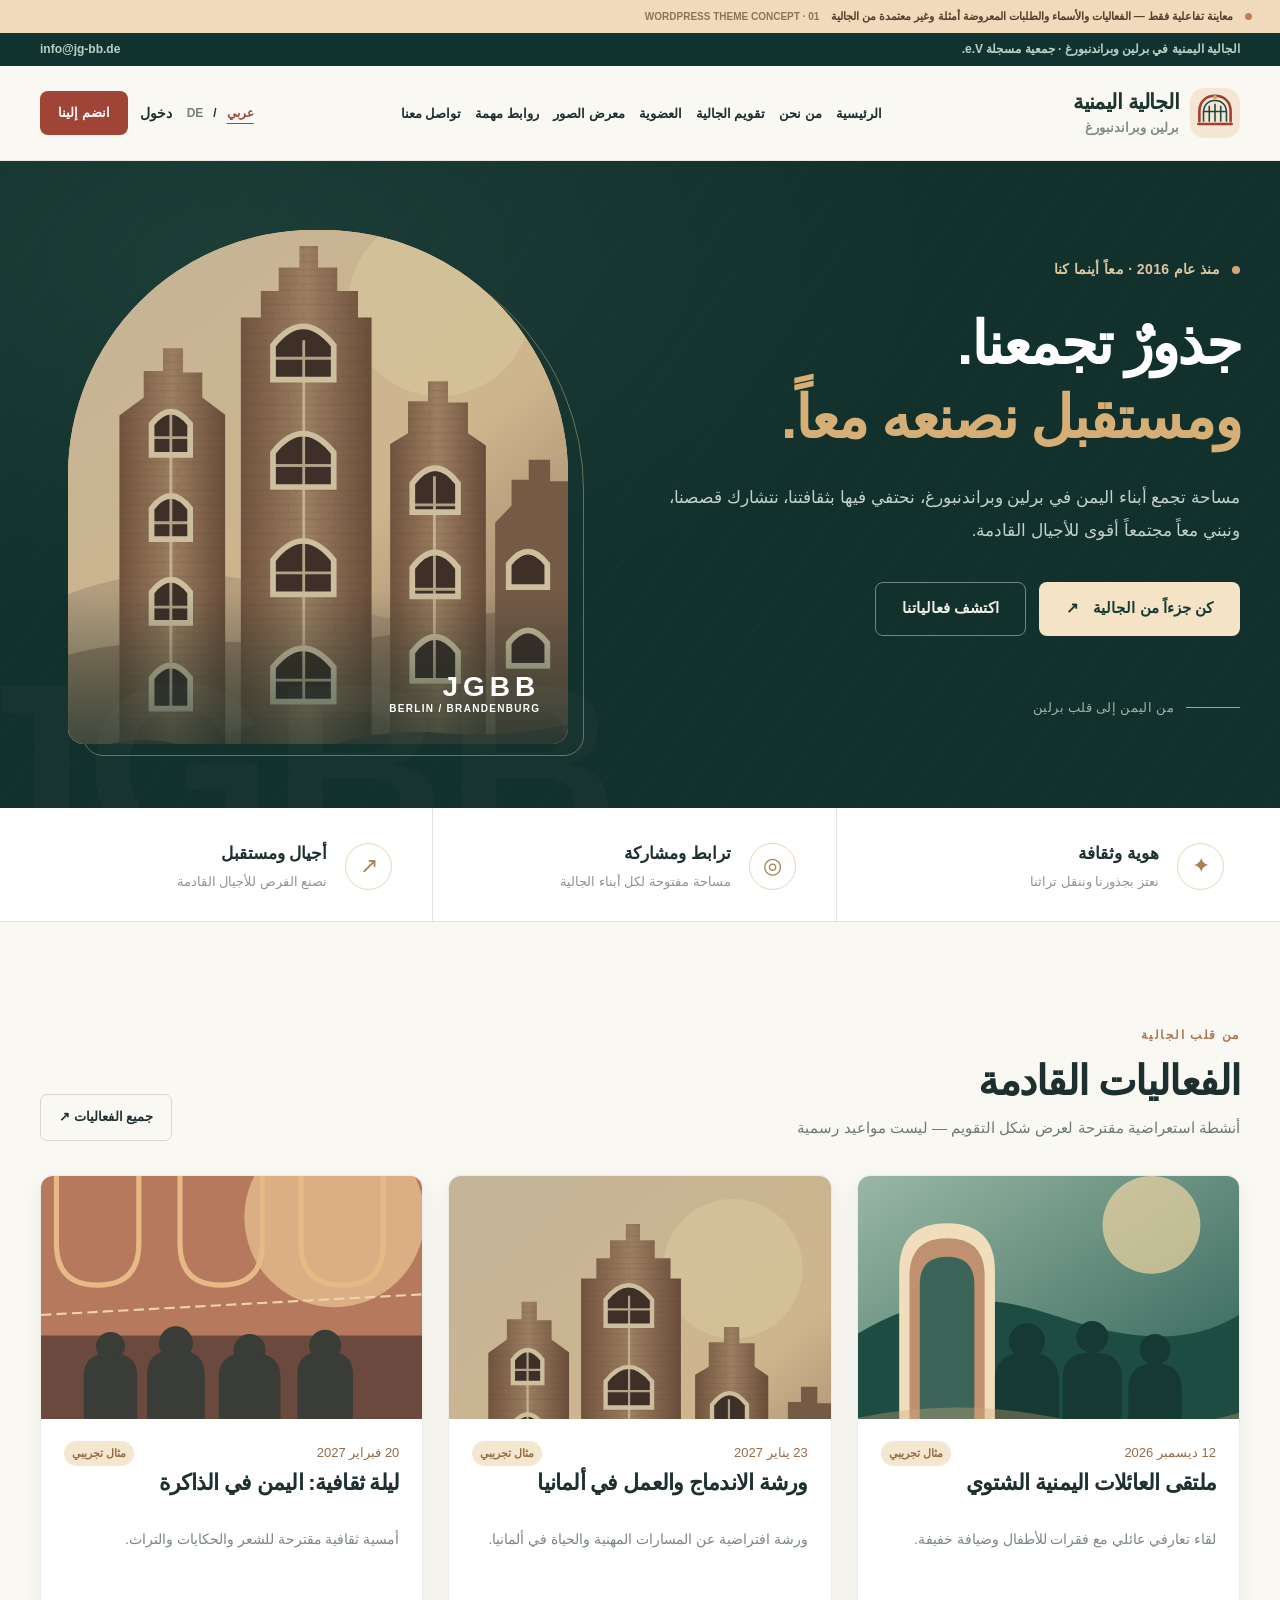
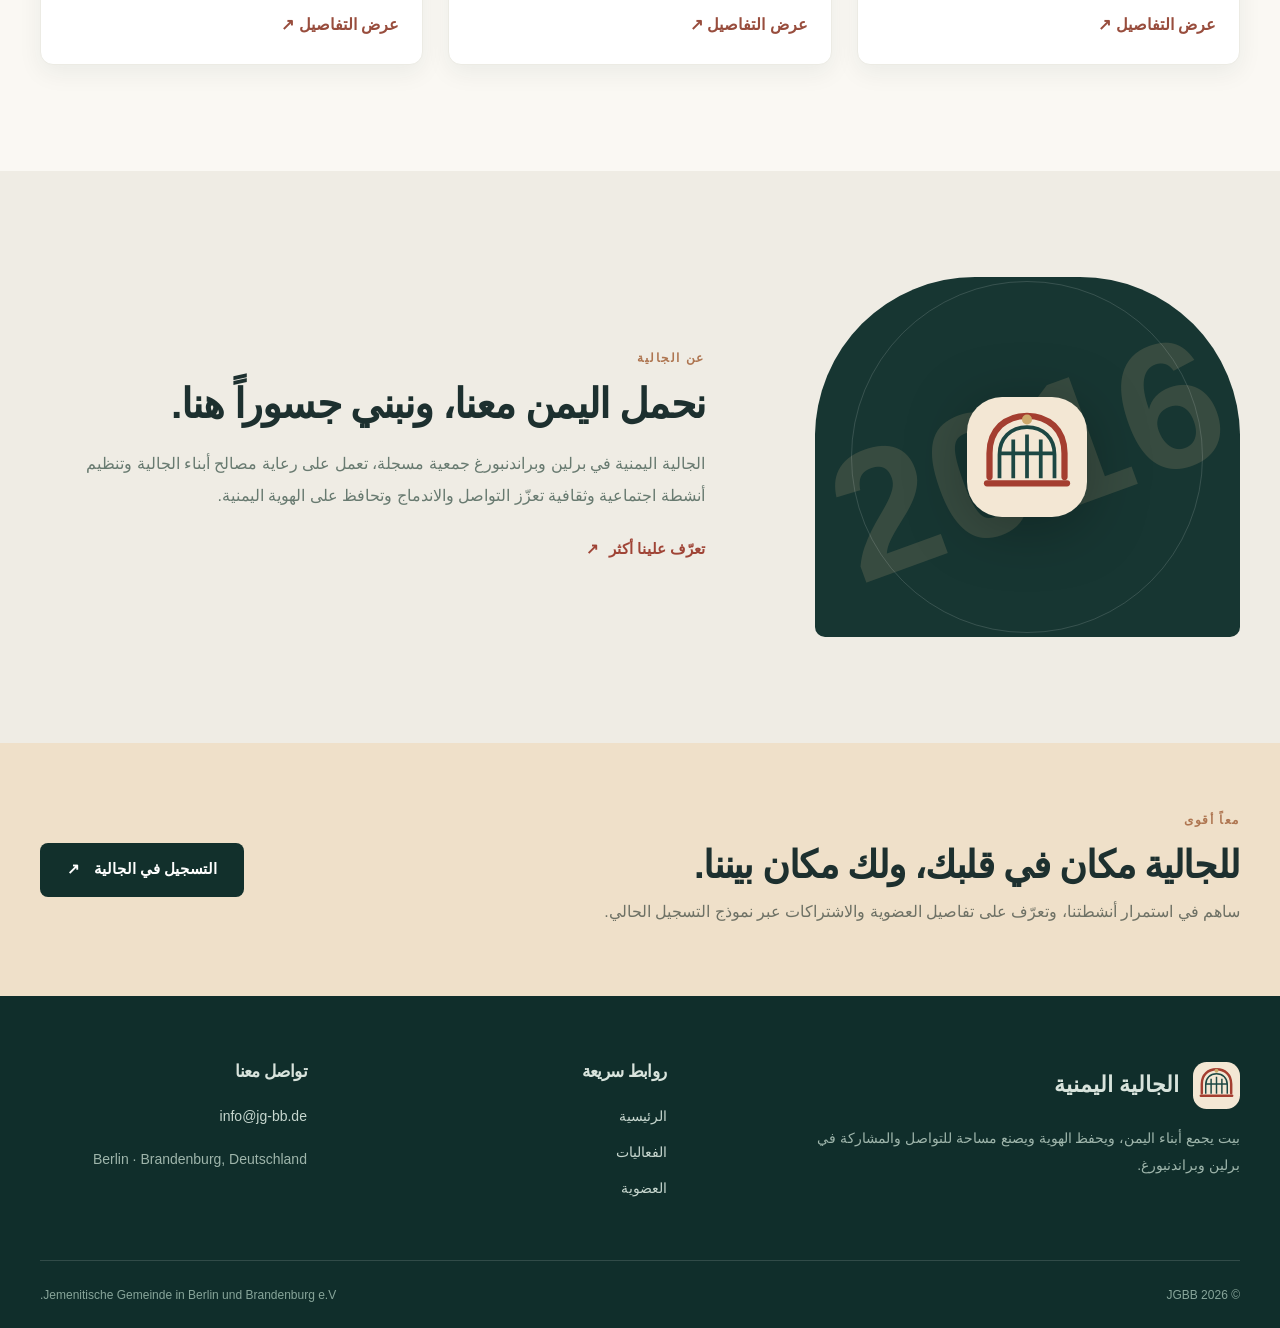
<file: jgbb-preview/wordpress-theme/assets/showcase/index.html>
<!DOCTYPE html>
<html dir="rtl" lang="ar">
 <head>
  <meta charset="utf-8"/>
  <meta content="width=device-width,initial-scale=1" name="viewport"/>
  <meta content="#12302c" name="theme-color"/>
  <title>
   JGBB | الجالية اليمنية في برلين وبراندنبورغ — Interactive Preview
  </title>
  <style>
   :root{--j-ink:#1d302f;--j-forest:#173632;--j-dark:#12302c;--j-red:#9f4436;--j-gold:#c9a16a;--j-cream:#faf8f3;--j-sand:#f2ece2;--j-muted:#6c7a74;--j-line:#e5e4dc;--j-radius:18px;--j-font:'Tajawal','DM Sans',sans-serif;--j-latin:'DM Sans','Tajawal',sans-serif}
*{box-sizing:border-box}html{scroll-behavior:smooth}body.jgbb-body{margin:0;background:var(--j-cream);font-family:var(--j-font);color:var(--j-ink);font-size:16px;line-height:1.75;-webkit-font-smoothing:antialiased}body[dir=ltr]{font-family:var(--j-latin)}img{max-width:100%;height:auto}a{color:inherit;text-decoration:none}a:hover{color:var(--j-red)}button,input,select,textarea{font:inherit}button{cursor:pointer}h1,h2,h3,p{margin-top:0}h1,h2,h3{line-height:1.2;letter-spacing:-.035em}h1{font-size:clamp(46px,5.6vw,78px);font-weight:800}h2{font-size:clamp(33px,3.2vw,49px);font-weight:800}h3{font-size:23px;font-weight:700}::selection{background:#e7c69c;color:var(--j-ink)}:focus-visible{outline:3px solid #c49155;outline-offset:4px}.jgbb-container{width:min(1200px,calc(100% - 64px));margin-inline:auto}.jgbb-skip-link{position:absolute;inset-block-start:-90px;inset-inline-start:20px;z-index:999;background:#fff;padding:12px}.jgbb-skip-link:focus{inset-block-start:12px}
.jgbb-topline{background:#11332f;color:#bdd0c6;font-size:12px;font-weight:600}.jgbb-topline__inner{display:flex;justify-content:space-between;align-items:center;min-height:33px;gap:16px}.jgbb-topline a{color:#bdd0c6}.jgbb-header{position:relative;z-index:10;background:rgba(250,248,243,.98);border-bottom:1px solid #eae8e0}.jgbb-header__inner{min-height:94px;display:flex;align-items:center;justify-content:space-between;gap:24px}.jgbb-brand{display:flex;gap:11px;align-items:center;min-width:214px}.jgbb-brand__mark{width:50px;height:50px}.jgbb-brand__custom{max-width:150px;max-height:65px;width:auto;height:auto}.jgbb-brand__label{display:grid;line-height:1.24}.jgbb-brand__label strong{font-size:21px;letter-spacing:-.025em;color:#1d3531}.jgbb-brand__label small{font-size:13px;color:#7d8c85;font-weight:600;margin-top:5px}.jgbb-menu{display:flex;list-style:none;gap:24px;align-items:center;margin:0;padding:0}.jgbb-menu li{position:relative}.jgbb-menu a{font-weight:700;font-size:14px;white-space:nowrap;transition:color .2s}.jgbb-menu .sub-menu{display:none;position:absolute;top:100%;inset-inline-start:0;list-style:none;margin:0;padding:12px 16px;background:white;box-shadow:0 12px 35px #122e2c20;min-width:190px;border-radius:12px}.jgbb-menu li:hover>.sub-menu,.jgbb-menu li:focus-within>.sub-menu{display:block}.jgbb-menu .sub-menu li{padding:6px}.jgbb-header__actions{display:flex;align-items:center;gap:17px}.jgbb-languages{display:flex;align-items:center;gap:7px;font:700 12px var(--j-latin);white-space:nowrap}.jgbb-languages a{color:#657b71}.jgbb-language-sep{color:#bbc8c2}.jgbb-languages ul{list-style:none;margin:0;padding:0;display:flex;gap:8px}.jgbb-languages ul li{list-style:none}.jgbb-login{font-size:14px;font-weight:700}.jgbb-button{display:inline-flex;align-items:center;justify-content:center;gap:14px;min-height:54px;padding:12px 26px;background:var(--j-red);color:#fff;border:1px solid transparent;border-radius:8px;font-weight:800;font-size:15px;transition:transform .2s,background .2s}.jgbb-button:hover{background:#863629;color:white;transform:translateY(-2px)}.jgbb-button--small{min-height:44px;padding:8px 17px;font-size:13px}.jgbb-button--light{background:#f5e3c6;color:#153b34}.jgbb-button--light:hover{background:#fff;color:#153b34}.jgbb-button--ghost{background:transparent;color:#f1eee7;border-color:#718883}.jgbb-button--ghost:hover{background:#ffffff16;color:#fff}.jgbb-button--dark{background:var(--j-dark)}.jgbb-mobile-toggle{display:none;background:transparent;border:0;padding:12px}.jgbb-mobile-toggle span{display:block;height:2px;width:23px;background:var(--j-ink);margin:5px 0}
.jgbb-hero{background:var(--j-dark);color:white;position:relative;overflow:hidden;isolation:isolate}.jgbb-hero:after{content:'';position:absolute;inset:0;background:radial-gradient(ellipse at 18% 15%,#3b625742,transparent 48%),repeating-linear-gradient(125deg,transparent,transparent 35px,#ffffff04 36px,#ffffff04 37px);pointer-events:none;z-index:-1}.jgbb-hero__layout{display:grid;grid-template-columns:1.02fr .98fr;gap:64px;min-height:615px;align-items:center;padding-block:69px 64px}.jgbb-hero__copy{position:relative;z-index:1}.jgbb-kicker{display:inline-flex;align-items:center;gap:12px;font-weight:700;letter-spacing:.025em;color:#ddc8a4;font-size:14px;margin-bottom:25px}.jgbb-kicker__dot{width:8px;height:8px;border-radius:50%;background:#d3a675}.jgbb-hero h1{font-size:clamp(47px,4.6vw,69px);line-height:1.26;max-width:700px;margin-bottom:26px;color:#fff}.jgbb-hero h1 em{font-style:normal;color:#d6af77}.jgbb-hero__copy>p{font-size:17px;line-height:1.95;color:#c3d1c9;max-width:580px;margin-bottom:34px}.jgbb-hero__buttons{display:flex;align-items:center;flex-wrap:wrap;gap:13px}.jgbb-hero__footnote{display:flex;align-items:center;gap:12px;margin-top:61px;font-size:13px;letter-spacing:.03em;color:#a0b5aa}.jgbb-hero__line{height:1px;width:54px;background:#b8a477}.jgbb-hero__art{height:514px;position:relative;max-width:500px;width:100%;justify-self:center}.jgbb-hero__art:before{content:'';position:absolute;inset:10px -16px -12px 15px;border:1px solid #a28f6d;border-radius:250px 250px 20px 20px;opacity:.65}.jgbb-hero__art-frame{height:100%;width:100%;overflow:hidden;border-radius:245px 245px 16px 16px;background:#dfb889;position:relative}.jgbb-hero__art-frame img{display:block;object-fit:cover;width:100%;height:100%}.jgbb-hero__art-frame:after{content:'';position:absolute;inset:0;background:linear-gradient(180deg,transparent 70%,#0e2c27a1 100%)}.jgbb-hero__art-label{position:absolute;bottom:30px;inset-inline-start:28px;display:grid;z-index:2;text-align:start;color:white}.jgbb-hero__art-label strong{font:800 28px var(--j-latin);letter-spacing:.18em}.jgbb-hero__art-label span{font:600 10px var(--j-latin);letter-spacing:.13em}.jgbb-hero__watermark{position:absolute;font:800 240px var(--j-latin);color:#ffffff06;bottom:-98px;left:-48px;pointer-events:none}
.jgbb-values{background:white;border-bottom:1px solid var(--j-line)}.jgbb-values__grid{display:grid;grid-template-columns:repeat(3,1fr);gap:10px}.jgbb-value{display:flex;gap:18px;align-items:center;padding:31px 16px 27px}.jgbb-value+.jgbb-value{border-inline-start:1px solid var(--j-line);padding-inline-start:40px}.jgbb-value__icon{display:grid;place-items:center;flex:none;width:47px;height:47px;border:1px solid #e7d6b9;border-radius:50%;font-size:22px;color:#a5834f}.jgbb-value strong{display:block;font-size:17px;font-weight:800}.jgbb-value p{color:#8c968f;font-size:13px;margin:2px 0 0}
.jgbb-section{padding-block:106px}.jgbb-section-heading{display:flex;justify-content:space-between;align-items:end;gap:25px;margin-bottom:34px}.jgbb-section-tag{display:block;color:#ae7550;letter-spacing:.13em;font:700 12px var(--j-latin),sans-serif;margin-bottom:15px;text-transform:uppercase}.jgbb-section-heading h2{margin-bottom:9px}.jgbb-section-heading p{color:var(--j-muted);font-size:15px;margin:0}.jgbb-outline-link{border:1px solid #d8d8cd;padding:11px 18px;border-radius:7px;font-weight:700;font-size:13px;white-space:nowrap;transition:all .2s}.jgbb-outline-link:hover{background:var(--j-dark);border-color:var(--j-dark);color:white}.jgbb-story-grid{display:grid;grid-template-columns:repeat(3,minmax(0,1fr));gap:25px}.jgbb-story-card{background:#fff;border:1px solid #ecebe4;border-radius:13px;overflow:hidden;box-shadow:0 8px 24px #142f2810;transition:transform .2s,box-shadow .2s}.jgbb-story-card:hover{transform:translateY(-5px);box-shadow:0 15px 40px #142f281c}.jgbb-story-card__media{display:block;aspect-ratio:1.57;overflow:hidden;background:#e4d2b8}.jgbb-story-card__media img{display:block;width:100%;height:100%;object-fit:cover;transition:transform .45s}.jgbb-story-card:hover img{transform:scale(1.06)}.jgbb-story-card__placeholder{display:grid;width:100%;height:100%;place-items:center;background:linear-gradient(130deg,#dcc5a8,#9b6f51);font:900 55px var(--j-latin);color:#ffffff3d;letter-spacing:.2em}.jgbb-story-card__body{padding:22px 23px 25px}.jgbb-eyebrow{font-size:12px;color:#a57950;margin:0 0 11px;font-weight:700}.jgbb-story-card h3{font-size:22px;line-height:1.55;margin-bottom:10px}.jgbb-card-summary{font-size:14px;line-height:1.7;color:#7b8780;min-height:68px;margin:0 0 15px}.jgbb-text-link{display:inline-flex;align-items:center;gap:10px;color:var(--j-red);font-size:15px;font-weight:800}.jgbb-text-link:hover{color:var(--j-ink)}
.jgbb-about-band{background:#efece4}.jgbb-about-band__layout{display:grid;grid-template-columns:.78fr 1.22fr;gap:110px;align-items:center}.jgbb-about-band__art{height:360px;position:relative;background:var(--j-forest);border-radius:160px 160px 10px 10px;display:flex;align-items:center;justify-content:center;overflow:hidden}.jgbb-about-band__art:after{content:'';width:350px;height:350px;border-radius:50%;border:1px solid #ffffff24;position:absolute}.jgbb-about-band__art span{position:absolute;color:#e8be8a28;font:900 180px var(--j-latin);transform:rotate(-20deg)}.jgbb-about-band__art img{width:120px;filter:drop-shadow(0 10px 30px #0004);z-index:2}.jgbb-about-band h2{max-width:560px;margin-bottom:19px}.jgbb-about-band p{font-size:16px;line-height:2;color:#687a70;max-width:640px;margin-bottom:23px}.jgbb-join-band{background:#efe0c9;padding:70px 0}.jgbb-join-band__inner{display:flex;justify-content:space-between;align-items:center;gap:50px}.jgbb-join-band h2{font-size:clamp(28px,3vw,42px);margin-bottom:10px}.jgbb-join-band p{max-width:700px;color:#6e7165;margin:0}
.jgbb-footer{background:#102e2b;color:#d8e3dc;padding:66px 0 22px}.jgbb-footer__grid{display:grid;grid-template-columns:1.4fr .8fr .75fr;gap:75px}.jgbb-footer__grid p{max-width:450px;color:#9eb5ab;font-size:14px;line-height:1.9;margin-top:16px}.jgbb-footer__brand{display:flex;gap:14px;align-items:center}.jgbb-footer__brand img{width:47px}.jgbb-footer__brand strong{font-size:22px}.jgbb-footer h3{font-size:17px;margin:0 0 19px}.jgbb-footer a{color:#c6d6ce;font-size:14px}.jgbb-footer a:hover{color:#f2c88f}.jgbb-footer-menu,.jgbb-footer .jgbb-menu{display:grid;gap:8px;list-style:none;padding:0;margin:0}.jgbb-footer-menu li{list-style:none}.jgbb-footer__bottom{display:flex;justify-content:space-between;gap:15px;border-top:1px solid #ffffff23;margin-top:58px;padding-top:24px;color:#87a59a;font-size:12px}
.jgbb-interior-hero{background:#143632;color:white;padding:77px 0 74px;position:relative;overflow:hidden}.jgbb-interior-hero:after{content:'◌';font-size:400px;line-height:1;color:#ffffff08;position:absolute;top:-160px;inset-inline-end:8%}.jgbb-interior-hero .jgbb-container{position:relative;z-index:1}.jgbb-interior-hero .jgbb-section-tag{color:#c8ac80}.jgbb-interior-hero h1{font-size:clamp(40px,5vw,64px);max-width:850px;margin:0 0 12px}.jgbb-interior-hero p{font-size:15px;margin:0;color:#a9c3b8}.jgbb-return-link{font-size:14px;color:#e6c398}.jgbb-page-layout{padding-block:70px 100px}.jgbb-single-layout{max-width:950px;margin:auto;padding-block:70px 100px}.jgbb-content{max-width:100%;font-size:17px;line-height:2}.jgbb-content p{margin-bottom:20px}.jgbb-content h2,.jgbb-content h3{margin:35px 0 14px}.jgbb-content a:not(.um-button){color:var(--j-red);text-decoration:underline;text-decoration-thickness:1px;text-underline-offset:3px}.jgbb-content blockquote{margin:30px 0;padding:14px 30px;border-inline-start:3px solid var(--j-red);background:#fff}.jgbb-content img{border-radius:10px}.jgbb-single-hero-image{border-radius:17px;overflow:hidden;margin-bottom:34px}.jgbb-single-hero-image img{width:100%;display:block;max-height:540px;object-fit:cover}.jgbb-pagination{margin-top:52px;text-align:center}.jgbb-pagination .page-numbers{display:inline-flex;align-items:center;justify-content:center;min-width:42px;height:42px;border:1px solid #d8ddd5;border-radius:7px;margin:0 3px}.jgbb-pagination .page-numbers.current{background:var(--j-dark);color:white}.jgbb-notfound{padding:120px 0;text-align:center}.jgbb-notfound>span{font:900 130px var(--j-latin);color:#cfb999}.jgbb-notfound h1{font-size:34px}
/* Existing WordPress and common form plugins: visual styling only, no request interception */
.jgbb-content input:not([type=checkbox]):not([type=radio]):not([type=submit]):not([type=hidden]),.jgbb-content select,.jgbb-content textarea,.jgbb-content .um input[type=text],.jgbb-content .um input[type=password],.jgbb-content .um input[type=email]{background:#fff!important;border:1px solid #dfe5de!important;border-radius:9px!important;min-height:46px!important;padding:11px 14px!important;box-shadow:none!important;max-width:100%;font-size:15px!important;color:var(--j-ink)!important}.jgbb-content input:focus,.jgbb-content select:focus,.jgbb-content textarea:focus{border-color:#b18a64!important;outline:2px solid #b18a6438!important}.jgbb-content button,.jgbb-content input[type=submit],.jgbb-content .um .um-button,.jgbb-content .wp-block-button__link{border:0!important;background:var(--j-red)!important;color:#fff!important;border-radius:8px!important;min-height:45px;padding:10px 24px!important;font-weight:800!important;box-shadow:none!important;cursor:pointer}.jgbb-content .um{max-width:100%!important;margin:22px 0!important}.jgbb-content .um .um-form{padding:24px;background:white;border:1px solid #e5e5da;border-radius:16px;box-shadow:0 15px 40px #142e2612}.jgbb-content .um .um-field-label label{font-weight:700!important;color:var(--j-ink)!important}.jgbb-content .um .um-col-alt .um-button.um-alt{background:#e8ede8!important;color:var(--j-ink)!important}.jgbb-content .um .um-field-error{border-radius:6px}.jgbb-content .wpcf7-form,.jgbb-content .wpforms-container{background:#fff;padding:28px;border:1px solid #e5e5da;border-radius:16px}.jgbb-content table{max-width:100%;display:block;overflow-x:auto;border-collapse:collapse}.jgbb-content td,.jgbb-content th{border:1px solid #e1e3dc;padding:11px}.jgbb-content .wp-block-gallery{display:flex;flex-wrap:wrap;gap:12px}
@media(max-width:1160px){.jgbb-nav .jgbb-menu{gap:14px}.jgbb-header__actions{gap:10px}.jgbb-header__inner{gap:15px}.jgbb-header__join{display:none}.jgbb-hero__layout{gap:45px}.jgbb-about-band__layout{gap:70px}}
@media(max-width:900px){.jgbb-container{width:min(100% - 40px,1200px)}.jgbb-header__inner{min-height:78px}.jgbb-nav{display:none;position:absolute;inset-inline:0;top:100%;background:#faf8f3;border-bottom:1px solid var(--j-line);box-shadow:0 12px 20px #00000012;padding:25px}.jgbb-nav.is-open{display:block}.jgbb-nav .jgbb-menu{display:grid;gap:18px;max-width:650px;margin:auto}.jgbb-mobile-toggle{display:block}.jgbb-header__actions{margin-inline-start:auto}.jgbb-hero__layout{grid-template-columns:1fr .85fr;gap:22px;min-height:500px}.jgbb-hero h1{font-size:46px}.jgbb-hero__art{height:425px}.jgbb-story-grid{gap:14px}.jgbb-story-card__body{padding:18px}.jgbb-story-card h3{font-size:19px}.jgbb-about-band__layout{gap:40px}}
@media(max-width:700px){.jgbb-topline__inner{justify-content:center}.jgbb-topline__inner a{display:none}.jgbb-container{width:calc(100% - 34px)}.jgbb-brand{min-width:auto}.jgbb-brand__mark{width:44px}.jgbb-brand__label strong{font-size:17px}.jgbb-brand__label small{font-size:11px}.jgbb-header__actions{gap:11px}.jgbb-login{display:none}.jgbb-languages{font-size:11px}.jgbb-hero__layout{grid-template-columns:1fr;padding-block:62px 46px;gap:36px}.jgbb-hero__copy{text-align:start}.jgbb-hero h1{font-size:clamp(41px,8vw,55px)}.jgbb-hero__copy>p{font-size:15px}.jgbb-hero__footnote{margin-top:32px}.jgbb-hero__art{max-width:380px;height:390px;width:85%;margin-inline:auto}.jgbb-values__grid{grid-template-columns:1fr;gap:0}.jgbb-value,.jgbb-value+.jgbb-value{padding:17px 2px;border:0;border-bottom:1px solid var(--j-line)}.jgbb-section{padding-block:65px}.jgbb-section-heading{align-items:start}.jgbb-section-heading h2{font-size:35px}.jgbb-outline-link{font-size:11px;padding:9px}.jgbb-story-grid{grid-template-columns:1fr;gap:22px}.jgbb-story-card__media{aspect-ratio:1.75}.jgbb-card-summary{min-height:0}.jgbb-about-band__layout{grid-template-columns:1fr;gap:28px}.jgbb-about-band__art{height:260px;max-width:380px;margin-inline:auto;width:100%}.jgbb-join-band{padding:52px 0}.jgbb-join-band__inner{align-items:start;flex-direction:column;gap:28px}.jgbb-footer__grid{grid-template-columns:1fr 1fr;gap:28px}.jgbb-footer__grid>div:first-child{grid-column:1/-1}.jgbb-footer__bottom{flex-direction:column;gap:3px}.jgbb-interior-hero{padding:56px 0}.jgbb-interior-hero h1{font-size:40px}.jgbb-page-layout,.jgbb-single-layout{padding-block:42px 80px}.jgbb-content{font-size:16px}}
@media(max-width:410px){.jgbb-header__inner{gap:6px}.jgbb-brand__label strong{font-size:15px}.jgbb-brand__mark{width:39px}.jgbb-languages{gap:4px}.jgbb-hero__buttons{display:grid;grid-template-columns:1fr}.jgbb-hero__art{width:94%}.jgbb-footer__grid{grid-template-columns:1fr}.jgbb-footer__grid>div:first-child{grid-column:auto}}
@media(prefers-reduced-motion:reduce){html{scroll-behavior:auto}*,*:before,*:after{transition:none!important;animation:none!important}}
  </style>
  <style>
   .preview-ribbon{display:flex;gap:12px;align-items:center;padding:8px 28px;min-height:33px;font:600 11px 'DM Sans','Tajawal',sans-serif;background:#f1dabb;color:#573b2b;direction:rtl}.preview-dot{height:7px;width:7px;border-radius:50%;background:#c17e50}.preview-ribbon__end{margin-inline-start:auto;font-size:10px;opacity:.65;direction:ltr}.preview-language{background:transparent;border:0;color:#74837b;font:700 12px 'DM Sans','Tajawal',sans-serif;padding:3px;white-space:nowrap}.preview-language.is-current{color:#a44536;text-decoration:underline;text-underline-offset:6px}.preview-screen[hidden]{display:none!important}.preview-events-heading{display:flex;align-items:center;justify-content:space-between;margin-bottom:28px}.preview-events-heading h2{margin:0}.preview-events-heading span{font-size:13px;color:#839187}.preview-membership-layout{display:grid;grid-template-columns:1fr 1fr;gap:76px}.preview-intro{color:#7c8b80;line-height:1.9}.preview-fees{margin-top:24px;background:#fff;border:1px solid #e5e3da;border-radius:12px;overflow:hidden}.preview-fees>div{display:flex;align-items:center;justify-content:space-between;padding:13px 18px;border-bottom:1px solid #e9e8e2}.preview-fees>div:last-child{border:0}.preview-fees strong{font-size:19px;color:#9f4436}.preview-bank{margin-top:18px;border:1px dashed #d2b794;background:#f2e9dd;padding:17px 21px;border-radius:11px;display:grid;gap:3px}.preview-bank strong{font-size:16px}.preview-bank span{font-size:13px;color:#718072}.preview-bank code{font:600 13px 'DM Sans';text-align:start;unicode-bidi:embed;overflow-wrap:anywhere}.preview-bank small{color:#9c6c4e}.preview-form{background:white;padding:32px;border:1px solid #e8e7de;border-radius:14px;box-shadow:0 20px 55px #18332b0e}.preview-form-badge{font-size:11px;font-weight:700;background:#e5eee9;color:#466b5a;padding:5px 10px;border-radius:99px}.preview-form h3{font-size:28px;margin:19px 0 8px}.preview-form>p{font-size:13px;color:#849086;line-height:1.75}.preview-form-grid{display:grid;grid-template-columns:1fr 1fr;gap:15px;margin:24px 0}.preview-form-grid label{display:grid;gap:5px;font-size:12px;font-weight:700}.preview-form-grid label.wide{grid-column:span 2}.preview-form-grid input,.preview-form-grid select{min-width:0;min-height:45px;border-radius:7px;border:1px solid #dfe3de;padding:10px;background:#fbfbf8;color:#9da8a2}.preview-disabled{width:100%;opacity:.75;cursor:not-allowed}.preview-about-layout{display:grid;grid-template-columns:1.1fr .8fr;gap:100px;align-items:center}.preview-about-layout p{font-size:17px;color:#728075;line-height:2}.preview-about-layout img{width:100%;max-height:440px;object-fit:cover;border-radius:220px 220px 12px 12px}.preview-contact{text-align:center;min-height:260px}.preview-contact p{color:#809084}.preview-contact .jgbb-button{margin-top:20px;direction:ltr}
@media(max-width:800px){.preview-membership-layout,.preview-about-layout{grid-template-columns:1fr;gap:40px}.preview-form{padding:23px}.preview-ribbon__end{display:none}}@media(max-width:550px){.preview-events-heading{align-items:start;flex-direction:column;gap:12px}.preview-ribbon{padding:8px 17px;font-size:10px}.preview-form-grid{gap:9px}}
  </style>
 <style id="jgbb-full-demo-style">
/* JGBB interactive demo enhancements */
.jgbb-header__actions{gap:12px}.jgbb-menu{gap:14px}.jgbb-menu a{font-size:13px}.preview-ribbon{position:relative;z-index:20}.jgbb-added-action{display:none}.demo-note{border:1px solid #e9d9b8;background:#f7efe1;color:#85663d;border-radius:12px;padding:16px 20px;margin-bottom:25px;font-size:14px}.demo-tools,.demo-actions{display:flex;justify-content:space-between;align-items:center;gap:14px;flex-wrap:wrap;margin-bottom:23px}.demo-tabs{display:flex;gap:6px;background:#e9eee7;padding:5px;border-radius:10px}.demo-tabs button,.demo-light-button{font:inherit;font-weight:700;color:#173d34;border-radius:8px;border:1px solid #e0e5dc;background:#fff;padding:9px 15px;cursor:pointer}.demo-tabs button{background:transparent;border:0}.demo-tabs button.is-on{background:white;box-shadow:0 4px 16px #132b2518}.demo-search{display:flex;gap:8px;align-items:center;border:1px solid #dce4dc;background:white;border-radius:10px;padding:7px 11px}.demo-search input{border:0!important;min-width:200px;outline:0;padding:5px;background:transparent}.demo-flag{border-radius:20px;background:#f4e7cf;padding:3px 8px;font-weight:700;color:#986b43;font-size:11px}.demo-event-date{display:flex;align-items:center;justify-content:space-between;gap:12px;color:#996b49;font-size:13px}.demo-event-card .jgbb-story-card__media{width:100%;border:0;padding:0;background:none;cursor:pointer}.demo-event-card .jgbb-story-card__media img{width:100%;height:auto}.demo-event-card .jgbb-text-link{border:0;background:transparent;cursor:pointer;text-align:start;padding:0;font:inherit;font-weight:800;color:#984d3d}.demo-event-card .jgbb-story-card__body h3{min-height:52px}.demo-field-row{display:grid;grid-template-columns:repeat(2,minmax(0,1fr));gap:13px}.demo-field-row label,.demo-contact-form>label,.demo-auth form>label,.demo-modal form>label{display:flex;flex-direction:column;gap:7px;font-size:14px;font-weight:700;margin-bottom:13px}.demo-field-row input,.demo-field-row select,.demo-contact-form input,.demo-contact-form textarea,.demo-auth input,.demo-modal input,.demo-modal select,.demo-modal textarea{border:1px solid #d7dfd8;border-radius:9px;padding:12px 14px;width:100%;min-height:45px;max-width:100%;background:white;color:#1e3935}.demo-checkbox{display:flex!important;flex-direction:row!important;align-items:flex-start!important;gap:10px!important;font-weight:400!important;font-size:13px!important;margin:15px 0!important}.demo-checkbox input{width:auto;min-height:0;margin-top:5px}.demo-contribution{display:flex;flex-wrap:wrap;gap:8px;margin:14px 0}.demo-contribution button{border:1px solid #d6ded6;background:white;color:#173d33;border-radius:9px;padding:10px 13px;font-weight:800;min-width:63px}.demo-contribution button.on{border:2px solid #a55340;color:#a55340;background:#fff5e7}.demo-mini{font-size:12px;color:#778479}.demo-success{padding:13px;border-radius:9px;background:#e5f5e9;color:#227849;font-size:14px;margin-top:10px}.demo-error{padding:13px;border-radius:9px;background:#fdebe7;color:#a33e35;margin-top:10px}.demo-panel{padding:28px;background:white;border:1px solid #e1e5de;border-radius:15px;margin-bottom:20px;box-shadow:0 8px 25px #1b342510}.demo-panel h2{font-size:26px}.demo-stat{display:grid;grid-template-columns:repeat(4,1fr);gap:13px;width:100%;margin-bottom:18px}.demo-stat>div{padding:20px;background:#fff;border:1px solid #e3e8e2;border-radius:12px}.demo-stat strong{font-size:31px;display:block}.demo-stat span{color:#74817b;font-size:12px}.demo-actions{justify-content:flex-start}.demo-table-scroll{overflow:auto}.demo-table{width:100%;border-collapse:collapse;font-size:13px}.demo-table th,.demo-table td{padding:12px;text-align:start;border-bottom:1px solid #eaeee9}.demo-table th{color:#78867c}.demo-table small{color:#75857a;display:block}.demo-table button{background:#e9efea;color:#173d33;border:0;border-radius:6px;padding:8px;cursor:pointer;font-size:12px;margin:2px}.demo-status{display:inline-block;border-radius:30px;background:#faefdc;color:#8c693b;padding:3px 9px;font-weight:700;font-size:11px;white-space:nowrap}.demo-status.confirmed,.demo-status.checked_in{background:#e2f3e9;color:#27774f}.demo-status.rejected{background:#fee7e2;color:#aa3838}.demo-auth{max-width:560px}.demo-auth .preview-form{padding:32px}.demo-auth form>label{margin-bottom:19px}.demo-auth form>.jgbb-button{width:100%}.demo-auth-secondary{display:grid;gap:12px;margin-top:20px}.demo-text-button{border:0;background:transparent;color:#9c4839;text-align:start;cursor:pointer;font-weight:800;padding:0}.demo-contact-form{border:1px solid #e3e7e3;background:white;border-radius:13px;padding:25px;margin-top:25px;max-width:760px;text-align:start}.demo-link-grid,.demo-gallery{display:grid;grid-template-columns:repeat(2,1fr);gap:18px}.demo-link-grid a{background:white;border:1px solid #e3e8e0;border-radius:14px;padding:25px;display:grid;gap:7px}.demo-link-grid a:hover{border-color:#c1cabb}.demo-link-grid b{font-size:20px}.demo-gallery-item{background:white;border-radius:14px;overflow:hidden;border:1px solid #e4e9df}.demo-gallery-item img{width:100%;height:250px;object-fit:cover;display:block}.demo-gallery-item>div{padding:17px}.demo-gallery-item b{display:block}.demo-gallery-item span{font-size:12px;color:#819087}.demo-modal{position:fixed;inset:0;z-index:900;display:grid;place-items:center;overflow:auto;padding:16px;background:#0e241fd0}.demo-modal[hidden]{display:none!important}.demo-modal-card{background:white;width:min(720px,100%);border-radius:17px;padding:35px;position:relative;max-height:95vh;overflow:auto}.demo-modal-close{position:absolute;inset-block-start:10px;inset-inline-end:12px;border:0;background:#f0f2ee;border-radius:50%;width:38px;height:38px;cursor:pointer;font-size:26px}.demo-modal h2{font-size:28px;margin:9px 0 17px}.demo-modal .demo-event-visual{width:100%;height:200px;object-fit:cover;border-radius:12px}.demo-ticket{text-align:center;border:1px dashed #bdc9b8;border-radius:13px;padding:22px}.demo-ticket img{display:block;margin:14px auto}.demo-ticket code{display:block;direction:ltr;padding:8px;background:#f0f4ee;border-radius:7px}.demo-toast{position:fixed;inset:auto 24px 24px auto;z-index:1000;pointer-events:none;opacity:0;transform:translateY(10px);transition:.2s;background:#173d35;color:white;padding:13px 18px;border-radius:9px}.demo-toast.show{opacity:1;transform:none}.demo-mail{background:#f7faf6;border:1px solid #dce7dc;border-radius:11px;padding:20px;margin:16px 0}.demo-mail p{margin:10px 0}.demo-list{display:grid;gap:12px}.demo-list>div{padding:13px;background:#fbfcfa;border:1px solid #e8eee8;border-radius:10px}.demo-list small{display:block;color:#78857b}.demo-account-actions{display:flex;gap:10px;margin-top:12px}.demo-empty{background:white;border:1px dashed #dce4dc;padding:55px;text-align:center;border-radius:13px}.preview-screen[hidden]{display:none!important}#qr-video{max-width:400px;width:100%;border-radius:12px}.demo-inline-actions{display:flex;align-items:end;gap:8px}.demo-inline-actions button{min-height:44px}.jgbb-header__actions.demo-logged [data-open="account"],.jgbb-header__actions.demo-admin [data-open="admin"]{display:inline}.demo-membership-box{padding:28px!important}
@media(max-width:1100px){.jgbb-header__actions .jgbb-added-action{display:none!important}}@media(max-width:800px){.demo-stat{grid-template-columns:repeat(2,1fr)}.demo-link-grid,.demo-gallery{grid-template-columns:1fr}}@media(max-width:570px){.demo-field-row{grid-template-columns:1fr}.demo-tools{align-items:stretch}.demo-search{width:100%}.demo-search input{width:100%;min-width:0}.demo-modal{padding:6px}.demo-modal-card{padding:22px}.demo-stat{gap:9px}.demo-stat>div{padding:15px}.demo-panel{padding:17px}.demo-event-card .jgbb-story-card__body h3{min-height:0}}

</style></head>
 <body class="jgbb-body">
  <div class="preview-ribbon">
   <span class="preview-dot">
   </span>
   <span data-ar="معاينة تفاعلية فقط — الفعاليات والأسماء والطلبات المعروضة أمثلة وغير معتمدة من الجالية" data-de="Interaktive Demo – Termine, Personen und Anmeldungen sind fiktiv, nicht vom Verein bestätigt">
    معاينة تفاعلية فقط — الفعاليات والأسماء والطلبات المعروضة أمثلة وغير معتمدة من الجالية
   </span>
   <span class="preview-ribbon__end">
    WORDPRESS THEME CONCEPT · 01
   </span>
  </div>
  <div class="jgbb-topline">
   <div class="jgbb-container jgbb-topline__inner">
    <span data-ar="الجالية اليمنية في برلين وبراندنبورغ · جمعية مسجلة e.V." data-de="Jemenitische Gemeinde Berlin &amp; Brandenburg · e.V.">
     الجالية اليمنية في برلين وبراندنبورغ · جمعية مسجلة e.V.
    </span>
    <a href="mailto:info@jg-bb.de">
     info@jg-bb.de
    </a>
   </div>
  </div>
  <header class="jgbb-header">
   <div class="jgbb-container jgbb-header__inner">
    <a aria-label="JGBB demonstration" class="jgbb-brand" data-open="home" href="#">
     <img alt="" class="jgbb-brand__mark" src="[data-uri]"/>
     <span class="jgbb-brand__label">
      <strong data-ar="الجالية اليمنية" data-de="Jemenitische Gemeinde">
       الجالية اليمنية
      </strong>
      <small data-ar="برلين وبراندنبورغ" data-de="Berlin &amp; Brandenburg">
       برلين وبراندنبورغ
      </small>
     </span>
    </a>
    <nav class="jgbb-nav" id="jgbb-navigation">
     <ul class="jgbb-menu">
      <li>
       <a data-ar="الرئيسية" data-de="Startseite" data-open="home" href="#">
        الرئيسية
       </a>
      </li>
      <li>
       <a data-ar="من نحن" data-de="Über uns" data-open="about" href="#">
        من نحن
       </a>
      </li>
      <li>
       <a data-ar="تقويم الجالية" data-de="Veranstaltungen" data-open="events" href="#">
        تقويم الجالية
       </a>
      </li>
      <li>
       <a data-ar="العضوية" data-de="Mitgliedschaft" data-open="membership" href="#">
        العضوية
       </a>
      </li>
      <li>
       <a data-ar="معرض الصور" data-de="Galerie" data-open="gallery" href="#gallery">
        معرض الصور
       </a>
      </li>
      <li>
       <a data-ar="روابط مهمة" data-de="Wichtige Links" data-open="links" href="#links">
        روابط مهمة
       </a>
      </li>
      <li>
       <a data-ar="تواصل معنا" data-de="Kontakt" data-open="contact" href="#">
        تواصل معنا
       </a>
      </li>
     </ul>
    </nav>
    <div class="jgbb-header__actions">
     <div class="jgbb-languages">
      <button class="preview-language" data-set-lang="ar" type="button">
       عربي
      </button>
      <span>
       /
      </span>
      <button class="preview-language" data-set-lang="de" type="button">
       DE
      </button>
     </div>
     <a class="jgbb-login" data-ar="دخول" data-de="Login" data-open="login" href="#login">
      دخول
     </a>
     <a class="jgbb-login jgbb-added-action" data-ar="حسابي" data-de="Mein Bereich" data-open="account" href="#account">
      حسابي
     </a>
     <a class="jgbb-login jgbb-added-action" data-ar="لوحة الإدارة" data-de="Verwaltung" data-open="admin" href="#admin">
      لوحة الإدارة
     </a>
     <a class="jgbb-button jgbb-button--small jgbb-header__join" data-ar="انضم إلينا" data-de="Mitglied werden" data-open="membership" href="#">
      انضم إلينا
     </a>
    </div>
    <button aria-controls="jgbb-navigation" aria-expanded="false" aria-label="Menu" class="jgbb-mobile-toggle" type="button">
     <span>
     </span>
     <span>
     </span>
     <span>
     </span>
    </button>
   </div>
  </header>
  <!-- HOME -->
  <main class="preview-screen" data-screen="home" id="screen-home">
   <section class="jgbb-hero">
    <div class="jgbb-container jgbb-hero__layout">
     <div class="jgbb-hero__copy">
      <span class="jgbb-kicker">
       <span class="jgbb-kicker__dot">
       </span>
       <span data-ar="منذ عام 2016 · معاً أينما كنا" data-de="Seit 2016 · Gemeinsam verbunden">
        منذ عام 2016 · معاً أينما كنا
       </span>
      </span>
      <h1 data-ar-html="جذورٌ تجمعنا.&lt;br&gt;&lt;em&gt;ومستقبل نصنعه معاً.&lt;/em&gt;" data-de-html="Gemeinschaft, die &lt;em&gt;verbindet.&lt;/em&gt;&lt;br&gt;Kultur, die bleibt.">
       جذورٌ تجمعنا.
       <br/>
       <em>
        ومستقبل نصنعه معاً.
       </em>
      </h1>
      <p data-ar="مساحة تجمع أبناء اليمن في برلين وبراندنبورغ، نحتفي فيها بثقافتنا، نتشارك قصصنا، ونبني معاً مجتمعاً أقوى للأجيال القادمة." data-de="Die jemenitische Gemeinschaft in Berlin und Brandenburg verbindet Menschen, bewahrt Kultur und schafft Raum für eine gemeinsame Zukunft.">
       مساحة تجمع أبناء اليمن في برلين وبراندنبورغ، نحتفي فيها بثقافتنا، نتشارك قصصنا، ونبني معاً مجتمعاً أقوى للأجيال القادمة.
      </p>
      <div class="jgbb-hero__buttons">
       <a class="jgbb-button jgbb-button--light" data-open="membership" href="#">
        <span data-ar="كن جزءاً من الجالية" data-de="Teil der Gemeinschaft werden">
         كن جزءاً من الجالية
        </span>
        ↗
       </a>
       <a class="jgbb-button jgbb-button--ghost" data-ar="اكتشف فعالياتنا" data-de="Aktivitäten entdecken" data-open="events" href="#">
        اكتشف فعالياتنا
       </a>
      </div>
      <div class="jgbb-hero__footnote">
       <span class="jgbb-hero__line">
       </span>
       <span data-ar="من اليمن إلى قلب برلين" data-de="Von Jemen bis ins Herz Berlins">
        من اليمن إلى قلب برلين
       </span>
      </div>
     </div>
     <div class="jgbb-hero__art">
      <div class="jgbb-hero__art-frame">
       <img alt="Yemeni architecture illustration" src="[data-uri]"/>
      </div>
      <div class="jgbb-hero__art-label">
       <strong>
        JGBB
       </strong>
       <span>
        BERLIN / BRANDENBURG
       </span>
      </div>
     </div>
    </div>
    <span class="jgbb-hero__watermark">
     JGBB
    </span>
   </section>
   <section class="jgbb-values">
    <div class="jgbb-container jgbb-values__grid">
     <div class="jgbb-value">
      <span class="jgbb-value__icon">
       ✦
      </span>
      <div>
       <strong data-ar="هوية وثقافة" data-de="Identität &amp; Kultur">
        هوية وثقافة
       </strong>
       <p data-ar="نعتز بجذورنا وننقل تراثنا" data-de="Wurzeln bewahren, Kultur leben">
        نعتز بجذورنا وننقل تراثنا
       </p>
      </div>
     </div>
     <div class="jgbb-value">
      <span class="jgbb-value__icon">
       ◎
      </span>
      <div>
       <strong data-ar="ترابط ومشاركة" data-de="Zusammenhalt">
        ترابط ومشاركة
       </strong>
       <p data-ar="مساحة مفتوحة لكل أبناء الجالية" data-de="Ein Ort für die Gemeinschaft">
        مساحة مفتوحة لكل أبناء الجالية
       </p>
      </div>
     </div>
     <div class="jgbb-value">
      <span class="jgbb-value__icon">
       ↗
      </span>
      <div>
       <strong data-ar="أجيال ومستقبل" data-de="Zukunft gestalten">
        أجيال ومستقبل
       </strong>
       <p data-ar="نصنع الفرص للأجيال القادمة" data-de="Perspektiven für Generationen">
        نصنع الفرص للأجيال القادمة
       </p>
      </div>
     </div>
    </div>
   </section>
   <section class="jgbb-section jgbb-section--stories">
    <div class="jgbb-container">
     <div class="jgbb-section-heading">
      <div>
       <span class="jgbb-section-tag" data-ar="من قلب الجالية" data-de="UNSER VEREINSLEBEN">
        من قلب الجالية
       </span>
       <h2 data-ar="الفعاليات القادمة" data-de="Kommende Begegnungen">
        الفعاليات القادمة
       </h2>
       <p data-ar="أنشطة استعراضية مقترحة لعرض شكل التقويم — ليست مواعيد رسمية" data-de="Beispieltermine für diese Designvorschau – keine offiziellen Ankündigungen">
        أنشطة استعراضية مقترحة لعرض شكل التقويم — ليست مواعيد رسمية
       </p>
      </div>
      <a class="jgbb-outline-link" data-open="events" href="#">
       <span data-ar="جميع الفعاليات" data-de="Alle Beiträge">
        جميع الفعاليات
       </span>
       ↗
      </a>
     </div>
     <div class="jgbb-story-grid" id="jgbb-home-events">
     </div>
    </div>
   </section>
   <section class="jgbb-section jgbb-about-band">
    <div class="jgbb-container jgbb-about-band__layout">
     <div class="jgbb-about-band__art">
      <span>
       2016
      </span>
      <img alt="" src="[data-uri]"/>
     </div>
     <div>
      <span class="jgbb-section-tag" data-ar="عن الجالية" data-de="ÜBER UNS">
       عن الجالية
      </span>
      <h2 data-ar="نحمل اليمن معنا، ونبني جسوراً هنا." data-de="Jemen im Herzen. Gemeinsam in Berlin.">
       نحمل اليمن معنا، ونبني جسوراً هنا.
      </h2>
      <p data-ar="الجالية اليمنية في برلين وبراندنبورغ جمعية مسجلة، تعمل على رعاية مصالح أبناء الجالية وتنظيم أنشطة اجتماعية وثقافية تعزّز التواصل والاندماج وتحافظ على الهوية اليمنية." data-de="Als eingetragener Verein stärken wir seit 2016 den Austausch, das kulturelle Leben und die Teilhabe der jemenitischen Gemeinschaft in Berlin und Brandenburg.">
       الجالية اليمنية في برلين وبراندنبورغ جمعية مسجلة، تعمل على رعاية مصالح أبناء الجالية وتنظيم أنشطة اجتماعية وثقافية تعزّز التواصل والاندماج وتحافظ على الهوية اليمنية.
      </p>
      <a class="jgbb-text-link" data-open="about" href="#">
       <span data-ar="تعرّف علينا أكثر" data-de="Mehr über uns">
        تعرّف علينا أكثر
       </span>
       ↗
      </a>
     </div>
    </div>
   </section>
   <section class="jgbb-join-band">
    <div class="jgbb-container jgbb-join-band__inner">
     <div>
      <span class="jgbb-section-tag" data-ar="معاً أقوى" data-de="GEMEINSAM STARK">
       معاً أقوى
      </span>
      <h2 data-ar="للجالية مكان في قلبك، ولك مكان بيننا." data-de="Dein Platz in unserer Gemeinschaft.">
       للجالية مكان في قلبك، ولك مكان بيننا.
      </h2>
      <p data-ar="ساهم في استمرار أنشطتنا، وتعرّف على تفاصيل العضوية والاشتراكات عبر نموذج التسجيل الحالي." data-de="Unterstütze unsere Gemeinschaft und erfahre mehr über Mitgliedschaft und Beiträge.">
       ساهم في استمرار أنشطتنا، وتعرّف على تفاصيل العضوية والاشتراكات عبر نموذج التسجيل الحالي.
      </p>
     </div>
     <a class="jgbb-button jgbb-button--dark" data-open="membership" href="#">
      <span data-ar="التسجيل في الجالية" data-de="Jetzt Mitglied werden">
       التسجيل في الجالية
      </span>
      ↗
     </a>
    </div>
   </section>
  </main>
  <!-- EVENTS -->
  <main class="preview-screen" data-screen="events" hidden="" id="screen-events">
   <header class="jgbb-interior-hero">
    <div class="jgbb-container">
     <span class="jgbb-section-tag">
      JGBB / COMMUNITY CALENDAR
     </span>
     <h1 data-ar="تقويم الجالية" data-de="Veranstaltungskalender">
      تقويم الجالية
     </h1>
     <p data-ar="لقاءات تجمعنا، وذكريات نشاركها" data-de="Begegnungen, die verbinden">
      لقاءات تجمعنا، وذكريات نشاركها
     </p>
    </div>
   </header>
   <section class="jgbb-section">
    <div class="jgbb-container">
     <div class="demo-note">
      ✳
      <span data-ar="كل فعاليات 2026–2027 التالية تخيلية لأغراض المعاينة، وليست إعلانات أو مواعيد معتمدة." data-de="Alle folgenden Termine für 2026–2027 sind fiktive Demo-Inhalte, keine offiziellen Veranstaltungen.">
       كل فعاليات 2026–2027 التالية تخيلية لأغراض المعاينة، وليست إعلانات أو مواعيد معتمدة.
      </span>
     </div>
     <div class="demo-tools">
      <div class="demo-tabs" role="tablist">
       <button class="is-on" data-ar="القادمة" data-de="Bevorstehend" data-event-tab="upcoming">
        القادمة
       </button>
       <button data-ar="السابقة" data-de="Vergangen" data-event-tab="past">
        السابقة
       </button>
       <button data-ar="الكل" data-de="Alle" data-event-tab="all">
        الكل
       </button>
      </div>
      <label class="demo-search">
       <span>
        ⌕
       </span>
       <input aria-label="Search events" id="event-search" placeholder="ابحث عن فعالية..." type="search"/>
      </label>
     </div>
     <div class="jgbb-story-grid" id="preview-events-grid">
     </div>
    </div>
   </section>
  </main>
  <!-- MEMBERSHIP -->
  <main class="preview-screen" data-screen="membership" hidden="" id="screen-membership">
   <header class="jgbb-interior-hero">
    <div class="jgbb-container">
     <span class="jgbb-section-tag">
      JGBB · MEMBERSHIP
     </span>
     <h1 data-ar="التسجيل في الجالية" data-de="Mitglied werden">
      التسجيل في الجالية
     </h1>
     <p data-ar="عضويتك بداية لمشاركة أجمل" data-de="Gemeinschaft beginnt mit Dir">
      عضويتك بداية لمشاركة أجمل
     </p>
    </div>
   </header>
   <section class="jgbb-section">
    <div class="jgbb-container preview-membership-layout">
     <div>
      <span class="jgbb-section-tag" data-ar="العضوية السنوية" data-de="JAHRESBEITRÄGE">
       العضوية السنوية
      </span>
      <h2 data-ar="كن جزءاً من مجتمعنا" data-de="Werde Teil unseres Vereins">
       كن جزءاً من مجتمعنا
      </h2>
      <p class="preview-intro" data-ar="نحتفظ بجميع الرسوم وبيانات الحساب البنكي كما تظهر في الموقع الحالي. هنا مثال فقط على شكل عرض المعلومات." data-de="Mitgliedsbeiträge und Bankdaten bleiben im bestehenden System. Dies ist nur eine visuelle Darstellung.">
       نحتفظ بجميع الرسوم وبيانات الحساب البنكي كما تظهر في الموقع الحالي. هنا مثال فقط على شكل عرض المعلومات.
      </p>
      <div class="preview-fees">
       <div>
        <span data-ar="عضوية العائلة" data-de="Familie">
         عضوية العائلة
        </span>
        <strong>
         50€
        </strong>
       </div>
       <div>
        <span data-ar="فرد موظف" data-de="Beschäftigte Einzelperson">
         فرد موظف
        </span>
        <strong>
         30€
        </strong>
       </div>
       <div>
        <span data-ar="فرد غير موظف" data-de="Nicht beschäftigte Einzelperson">
         فرد غير موظف
        </span>
        <strong>
         20€
        </strong>
       </div>
       <div>
        <span data-ar="طالب" data-de="Studierende">
         طالب
        </span>
        <strong>
         10€
        </strong>
       </div>
       <div>
        <span data-ar="أطفال وأصحاب الهمم" data-de="Kinder &amp; Menschen mit Behinderung">
         أطفال وأصحاب الهمم
        </span>
        <strong data-ar="مجاناً" data-de="Frei">
         مجاناً
        </strong>
       </div>
      </div>
      <div class="preview-bank">
       <strong data-ar="التحويل البنكي" data-de="Banküberweisung">
        التحويل البنكي
       </strong>
       <span>
        Volksbank · Jementische Gemeinde in Berlin und Brandenburg e.V.
       </span>
       <code dir="ltr">
        IBAN: (يعرض هنا بعد التأكيد من إدارة الجمعية)
       </code>
       <small data-ar="يجب تأكيد بيانات البنك قبل نشر أي نسخة جديدة" data-de="Bankdaten vor Veröffentlichung prüfen">
        يجب تأكيد بيانات البنك قبل نشر أي نسخة جديدة
       </small>
      </div>
     </div>
     <div class="preview-form demo-membership-box">
      <span class="preview-form-badge" data-ar="تسجيل تجريبي — بدون إرسال بيانات للخادم" data-de="Demo-Anmeldung – keine Übertragung an einen Server">
       تسجيل تجريبي — بدون إرسال بيانات للخادم
      </span>
      <h3 data-ar="طلب عضوية جديد" data-de="Mitglied werden">
       طلب عضوية جديد
      </h3>
      <p data-ar="اختر فئتك ومبلغ المساهمة. الحد الأدنى محفوظ، ويمكنك اختيار دعم إضافي اختياري." data-de="Mitgliedskategorie und freiwilligen Förderbeitrag auswählen.">
       اختر فئتك ومبلغ المساهمة. الحد الأدنى محفوظ، ويمكنك اختيار دعم إضافي اختياري.
      </p>
      <form id="demo-membership-form">
       <div class="demo-field-row">
        <label>
         <span data-ar="نوع العضوية" data-de="Mitgliedschaft">
          نوع العضوية
         </span>
         <select id="membership-kind" name="kind">
          <option value="family">
           عائلة / Familie — 50€
          </option>
          <option value="employee">
           موظف / Beschäftigt — 30€
          </option>
          <option value="unemployed">
           غير موظف / Nicht beschäftigt — 20€
          </option>
          <option value="student">
           طالب / Studierende — 10€
          </option>
          <option value="free">
           الفئة المجانية / Beitragsfrei — 0€
          </option>
         </select>
        </label>
        <label>
         <span data-ar="المبلغ السنوي" data-de="Jahresbetrag">
          المبلغ السنوي
         </span>
         <input id="membership-amount" min="0" name="amount" required="" step="1" type="number" value="70"/>
        </label>
       </div>
       <div class="demo-contribution" id="demo-contribution">
       </div>
       <p class="demo-mini" id="demo-breakdown">
       </p>
       <div class="demo-field-row">
        <label>
         <span data-ar="الاسم الكامل" data-de="Vor- und Nachname">
          الاسم الكامل
         </span>
         <input maxlength="80" minlength="3" name="name" placeholder="الاسم للتجربة فقط" required="" type="text"/>
        </label>
        <label>
         <span data-ar="البريد الإلكتروني" data-de="E-Mail">
          البريد الإلكتروني
         </span>
         <input name="email" placeholder="demo@example.com" required="" type="email"/>
        </label>
       </div>
       <div class="demo-field-row">
        <label>
         <span data-ar="رقم الهاتف (اختياري)" data-de="Telefon (optional)">
          رقم الهاتف (اختياري)
         </span>
         <input name="phone" placeholder="+49 ..." type="tel"/>
        </label>
        <label>
         <span data-ar="المدينة" data-de="Wohnort">
          المدينة
         </span>
         <input name="city" placeholder="Berlin" required="" type="text"/>
        </label>
       </div>
       <label class="demo-checkbox">
        <input required="" type="checkbox"/>
        <span data-ar="أوافق على المعالجة التجريبية المحلية لبيانات النموذج، وأفهم أن هذا ليس طلب عضوية رسمي." data-de="Ich verstehe, dass dies nur eine lokale Demo ist und keine echte Mitgliedschaft beantragt wird.">
         أوافق على المعالجة التجريبية المحلية لبيانات النموذج، وأفهم أن هذا ليس طلب عضوية رسمي.
        </span>
       </label>
       <button class="jgbb-button" data-ar="إرسال طلب تجريبي" data-de="Demo-Antrag senden" type="submit">
        إرسال طلب تجريبي
       </button>
       <div aria-live="polite" id="membership-result">
       </div>
      </form>
     </div>
    </div>
   </section>
  </main>
  <!-- ABOUT -->
  <main class="preview-screen" data-screen="about" hidden="" id="screen-about">
   <header class="jgbb-interior-hero">
    <div class="jgbb-container">
     <span class="jgbb-section-tag">
      JGBB · ABOUT US
     </span>
     <h1 data-ar="من نحن" data-de="Über uns">
      من نحن
     </h1>
     <p data-ar="حكاية مجتمع يجمعه الانتماء" data-de="Eine Gemeinschaft mit gemeinsamen Wurzeln">
      حكاية مجتمع يجمعه الانتماء
     </p>
    </div>
   </header>
   <section class="jgbb-section">
    <div class="jgbb-container preview-about-layout">
     <div>
      <span class="jgbb-section-tag" data-ar="قصتنا" data-de="UNSERE GESCHICHTE">
       قصتنا
      </span>
      <h2 data-ar="منذ 2016، جاليتنا تجمعنا" data-de="Seit 2016 gemeinsam verwurzelt">
       منذ 2016، جاليتنا تجمعنا
      </h2>
      <p data-ar="الجالية اليمنية في برلين وبراندنبورغ جمعية يمنية مسجلة مقرها برلين، تأسست لتكون إطاراً يجمع اليمنيين ويهتم بمصالحهم الاجتماعية والثقافية ويساهم في الترابط والاندماج." data-de="Die Jemenitische Gemeinde in Berlin und Brandenburg ist ein eingetragener Verein mit Sitz in Berlin. Er fördert Begegnung, kulturelle Identität und gesellschaftliche Teilhabe.">
       الجالية اليمنية في برلين وبراندنبورغ جمعية يمنية مسجلة مقرها برلين، تأسست لتكون إطاراً يجمع اليمنيين ويهتم بمصالحهم الاجتماعية والثقافية ويساهم في الترابط والاندماج.
      </p>
      <p data-ar="الصفحة الفعلية ستستخدم المحتوى الحالي وصور الهيئة الإدارية من ووردبريس مباشرة." data-de="Die echte Seite übernimmt Inhalte und Vorstandsbilder unmittelbar aus WordPress.">
       الصفحة الفعلية ستستخدم المحتوى الحالي وصور الهيئة الإدارية من ووردبريس مباشرة.
      </p>
     </div>
     <img alt="Yemen heritage" src="[data-uri]"/>
    </div>
   </section>
  </main>
  <!-- CONTACT -->
  <main class="preview-screen" data-screen="contact" hidden="" id="screen-contact">
   <header class="jgbb-interior-hero">
    <div class="jgbb-container">
     <span class="jgbb-section-tag">
      JGBB · CONTACT
     </span>
     <h1 data-ar="تواصل معنا" data-de="Kontakt">
      تواصل معنا
     </h1>
     <p data-ar="يسعدنا التواصل مع أبناء الجالية" data-de="Wir freuen uns auf Deine Nachricht">
      يسعدنا التواصل مع أبناء الجالية
     </p>
    </div>
   </header>
   <section class="jgbb-section">
    <div class="jgbb-container preview-contact">
     <h2 data-ar="خلنا نبقى على تواصل" data-de="Bleiben wir in Kontakt">
      خلنا نبقى على تواصل
     </h2>
     <p data-ar="للاقتراحات والأسئلة والتواصل مع إدارة الجالية" data-de="Für Fragen, Ideen und Kontakt zur Vereinsleitung">
      للاقتراحات والأسئلة والتواصل مع إدارة الجالية
     </p>
     <a class="jgbb-button" href="mailto:info@jg-bb.de">
      info@jg-bb.de ↗
     </a>
     <form class="demo-contact-form" id="demo-contact-form">
      <div class="demo-field-row">
       <label>
        <span data-ar="الاسم" data-de="Name">
         الاسم
        </span>
        <input name="name" required=""/>
       </label>
       <label>
        <span data-ar="البريد" data-de="E-Mail">
         البريد
        </span>
        <input name="email" required="" type="email"/>
       </label>
      </div>
      <label>
       <span data-ar="الرسالة" data-de="Nachricht">
        الرسالة
       </span>
       <textarea name="message" required="" rows="4"></textarea>
      </label>
      <label class="demo-checkbox">
       <input required="" type="checkbox"/>
       <span data-ar="أفهم أن الرسالة ستُحفظ محلياً في نسخة المعاينة فقط." data-de="Ich verstehe, dass diese Nachricht nur lokal gespeichert wird.">
        أفهم أن الرسالة ستُحفظ محلياً في نسخة المعاينة فقط.
       </span>
      </label>
      <button class="jgbb-button" data-ar="إرسال تجريبي" data-de="Demo senden" type="submit">
       إرسال تجريبي
      </button>
      <p id="contact-result" role="status">
      </p>
     </form>
    </div>
   </section>
  </main>
  <main class="preview-screen" data-screen="gallery" hidden="" id="screen-gallery">
   <header class="jgbb-interior-hero">
    <div class="jgbb-container">
     <span class="jgbb-section-tag">
      JGBB · GALLERY
     </span>
     <h1 data-ar="معرض الصور" data-de="Bildergalerie">
      معرض الصور
     </h1>
     <p data-ar="مساحة للذكريات والأنشطة" data-de="Momente, die bleiben">
      مساحة للذكريات والأنشطة
     </p>
    </div>
   </header>
   <section class="jgbb-section">
    <div class="jgbb-container">
     <div class="demo-note" data-ar="الصور التجريبية رسوم توضيحية وليست صوراً فوتوغرافية لفعاليات حقيقية." data-de="Die Demo-Bilder sind Illustrationen, keine Fotos echter Veranstaltungen.">
      الصور التجريبية رسوم توضيحية وليست صوراً فوتوغرافية لفعاليات حقيقية.
     </div>
     <div class="demo-gallery" id="gallery-grid">
     </div>
    </div>
   </section>
  </main>
  <main class="preview-screen" data-screen="links" hidden="" id="screen-links">
   <header class="jgbb-interior-hero">
    <div class="jgbb-container">
     <span class="jgbb-section-tag">
      JGBB · LINKS
     </span>
     <h1 data-ar="روابط ومعلومات مهمة" data-de="Wichtige Links">
      روابط ومعلومات مهمة
     </h1>
     <p data-ar="مصادر مفيدة لأبناء الجالية في ألمانيا" data-de="Hilfreiche Informationsquellen in Deutschland">
      مصادر مفيدة لأبناء الجالية في ألمانيا
     </p>
    </div>
   </header>
   <section class="jgbb-section">
    <div class="jgbb-container">
     <div class="demo-link-grid">
      <a href="https://www.berlin.de/" rel="noopener" target="_blank">
       <b>
        Berlin.de
       </b>
       <span data-ar="بوابة برلين الرسمية" data-de="Offizielles Stadtportal Berlin">
        بوابة برلين الرسمية
       </span>
       <span>
        ↗
       </span>
      </a>
      <a href="https://www.bamf.de/" rel="noopener" target="_blank">
       <b>
        BAMF
       </b>
       <span data-ar="الهجرة والاندماج" data-de="Migration und Integration">
        الهجرة والاندماج
       </span>
       <span>
        ↗
       </span>
      </a>
      <a href="https://www.arbeitsagentur.de/" rel="noopener" target="_blank">
       <b>
        Arbeitsagentur
       </b>
       <span data-ar="العمل والتدريب" data-de="Arbeit und Weiterbildung">
        العمل والتدريب
       </span>
       <span>
        ↗
       </span>
      </a>
      <a href="https://www.berlin.de/einwanderung/" rel="noopener" target="_blank">
       <b>
        LEA Berlin
       </b>
       <span data-ar="شؤون الإقامة في برلين" data-de="Landesamt für Einwanderung">
        شؤون الإقامة في برلين
       </span>
       <span>
        ↗
       </span>
      </a>
     </div>
     <p class="demo-mini" data-ar="هذه روابط عامة لأغراض تصميم الدليل؛ عند تركيب القالب تستخدم روابط الجالية الحالية من ووردبريس." data-de="Dies sind allgemeine Demo-Links; im WordPress-Theme bleiben die bisherigen Vereinslinks erhalten.">
      هذه روابط عامة لأغراض تصميم الدليل؛ عند تركيب القالب تستخدم روابط الجالية الحالية من ووردبريس.
     </p>
    </div>
   </section>
  </main>
  <main class="preview-screen" data-screen="login" hidden="" id="screen-login">
   <header class="jgbb-interior-hero">
    <div class="jgbb-container">
     <span class="jgbb-section-tag">
      JGBB · SIGN IN
     </span>
     <h1 data-ar="الدخول إلى حسابك" data-de="Anmelden">
      الدخول إلى حسابك
     </h1>
     <p data-ar="تجربة واجهة حسابات الأعضاء" data-de="Mitgliederbereich – Demozugang">
      تجربة واجهة حسابات الأعضاء
     </p>
    </div>
   </header>
   <section class="jgbb-section">
    <div class="jgbb-container demo-auth">
     <div class="demo-note" data-ar="لا توجد مصادقة حقيقية في المعاينة؛ تسجيل الدخول هنا محاكاة لواجهة WordPress Ultimate Member." data-de="Keine echte Anmeldung: Die Demo simuliert die Ultimate-Member-Oberfläche.">
      لا توجد مصادقة حقيقية في المعاينة؛ تسجيل الدخول هنا محاكاة لواجهة WordPress Ultimate Member.
     </div>
     <div class="preview-form">
      <h2 data-ar="مرحباً بعودتك" data-de="Willkommen zurück">
       مرحباً بعودتك
      </h2>
      <form id="demo-login-form">
       <label>
        <span data-ar="البريد الإلكتروني" data-de="E-Mail">
         البريد الإلكتروني
        </span>
        <input name="email" placeholder="demo@example.com" required="" type="email"/>
       </label>
       <label>
        <span data-ar="كلمة المرور (لا تُحفظ)" data-de="Passwort (nicht gespeichert)">
         كلمة المرور (لا تُحفظ)
        </span>
        <input name="password" placeholder="Demo only" required="" type="password"/>
       </label>
       <button class="jgbb-button" data-ar="تجربة دخول العضو" data-de="Mitglied-Demo öffnen" type="submit">
        تجربة دخول العضو
       </button>
      </form>
      <div class="demo-auth-secondary">
       <button class="demo-text-button" data-ar="الدخول كتجربة مسؤول الجالية ↗" data-de="Als Demo-Administrator öffnen ↗" id="demo-admin-signin" type="button">
        الدخول كتجربة مسؤول الجالية ↗
       </button>
       <button class="demo-text-button" data-ar="ليس لديك حساب؟ سجل عضوية" data-de="Noch kein Mitglied? Registrieren" data-open="membership" type="button">
        ليس لديك حساب؟ سجل عضوية
       </button>
      </div>
     </div>
    </div>
   </section>
  </main>
  <main class="preview-screen" data-screen="account" hidden="" id="screen-account">
   <header class="jgbb-interior-hero">
    <div class="jgbb-container">
     <span class="jgbb-section-tag">
      JGBB · MY ACCOUNT
     </span>
     <h1 data-ar="حسابي" data-de="Mein Bereich">
      حسابي
     </h1>
     <p data-ar="العضوية، التسجيلات، والدعوات" data-de="Mitgliedschaft, Anmeldungen und Einladungen">
      العضوية، التسجيلات، والدعوات
     </p>
    </div>
   </header>
   <section class="jgbb-section">
    <div class="jgbb-container">
     <div class="demo-tools">
      <h2 id="account-greeting">
       مرحباً
      </h2>
      <button class="demo-light-button" data-ar="تسجيل خروج تجريبي" data-de="Demo abmelden" id="demo-logout">
       تسجيل خروج تجريبي
      </button>
     </div>
     <div class="demo-panel" id="demo-account-content">
     </div>
    </div>
   </section>
  </main>
  <main class="preview-screen" data-screen="admin" hidden="" id="screen-admin">
   <header class="jgbb-interior-hero">
    <div class="jgbb-container">
     <span class="jgbb-section-tag">
      JGBB · OPERATIONS
     </span>
     <h1 data-ar="لوحة إدارة الجالية" data-de="Vereinsverwaltung">
      لوحة إدارة الجالية
     </h1>
     <p data-ar="نموذج عملي للمراجعة والموافقات والحضور" data-de="Demo für Freigaben, Teilnehmer und Einlass">
      نموذج عملي للمراجعة والموافقات والحضور
     </p>
    </div>
   </header>
   <section class="jgbb-section">
    <div class="jgbb-container">
     <div class="demo-note" data-ar="بيانات الإدارة محاكاة محفوظة على جهازك فقط. لا يمكن استخدام هذه اللوحة لإدارة الموقع الفعلي." data-de="Demo-Daten werden nur in diesem Browser gespeichert. Keine Verbindung zum echten Vereinssystem.">
      بيانات الإدارة محاكاة محفوظة على جهازك فقط. لا يمكن استخدام هذه اللوحة لإدارة الموقع الفعلي.
     </div>
     <div class="demo-admin-head">
      <div class="demo-stat" id="admin-stats">
      </div>
      <div class="demo-actions">
       <button class="demo-light-button" data-ar="+ إنشاء فعالية" data-de="+ Veranstaltung erstellen" id="open-new-event">
        + إنشاء فعالية
       </button>
       <button class="demo-light-button" data-ar="تنزيل Excel/CSV" data-de="CSV exportieren" id="export-demo">
        تنزيل Excel/CSV
       </button>
       <button class="demo-light-button" data-ar="إعادة ضبط التجربة" data-de="Demo zurücksetzen" id="clear-demo">
        إعادة ضبط التجربة
       </button>
      </div>
     </div>
     <div class="demo-panel">
      <div class="demo-tools">
       <h2 data-ar="طلبات التسجيل" data-de="Anmeldungen">
        طلبات التسجيل
       </h2>
       <label class="demo-search">
        <span>
         ⌕
        </span>
        <input id="admin-search" placeholder="بحث بالاسم / الكود" type="search"/>
       </label>
      </div>
      <div class="demo-table-scroll">
       <table class="demo-table">
        <thead>
         <tr>
          <th data-ar="المشارك" data-de="Person">
           المشارك
          </th>
          <th data-ar="الفعالية" data-de="Veranstaltung">
           الفعالية
          </th>
          <th data-ar="المبلغ" data-de="Betrag">
           المبلغ
          </th>
          <th data-ar="الحالة" data-de="Status">
           الحالة
          </th>
          <th data-ar="الإجراء" data-de="Aktion">
           الإجراء
          </th>
         </tr>
        </thead>
        <tbody id="admin-registrations">
        </tbody>
       </table>
      </div>
     </div>
     <div class="demo-panel">
      <h2 data-ar="التحقق عند الدخول" data-de="Einlass-Check-in">
       التحقق عند الدخول
      </h2>
      <p data-ar="أدخل رقم التذكرة أو امسح رمز QR إن كان المتصفح يدعم المسح." data-de="Ticket-Code eingeben oder QR-Code scannen (wenn unterstützt).">
       أدخل رقم التذكرة أو امسح رمز QR إن كان المتصفح يدعم المسح.
      </p>
      <form id="demo-checkin">
       <div class="demo-field-row">
        <label>
         <span data-ar="رقم التذكرة" data-de="Ticket-Code">
          رقم التذكرة
         </span>
         <input name="code" placeholder="JGBB-..." required=""/>
        </label>
        <div class="demo-inline-actions">
         <button class="jgbb-button" data-ar="تأكيد الدخول" data-de="Einchecken" type="submit">
          تأكيد الدخول
         </button>
         <button class="demo-light-button" data-ar="كاميرا QR" data-de="QR-Kamera" id="demo-scan-qr" type="button">
          كاميرا QR
         </button>
        </div>
       </div>
      </form>
      <video hidden="" id="qr-video" muted="" playsinline="">
      </video>
      <p aria-live="polite" id="checkin-result">
      </p>
     </div>
     <div class="demo-panel">
      <h2 data-ar="طلبات العضوية والرسائل" data-de="Mitgliedschaft und Nachrichten">
       طلبات العضوية والرسائل
      </h2>
      <div id="admin-memberships">
      </div>
     </div>
    </div>
   </section>
  </main>
  <div aria-labelledby="demo-modal-title" aria-modal="true" class="demo-modal" hidden="" id="demo-modal" role="dialog">
   <div class="demo-modal-card">
    <button aria-label="Close" class="demo-modal-close" id="demo-modal-close" type="button">
     ×
    </button>
    <div id="demo-modal-content">
    </div>
   </div>
  </div>
  <div aria-live="polite" class="demo-toast" id="demo-toast">
  </div>
  <footer class="jgbb-footer">
   <div class="jgbb-container">
    <div class="jgbb-footer__grid">
     <div>
      <div class="jgbb-footer__brand">
       <img alt="" src="[data-uri]"/>
       <strong data-ar="الجالية اليمنية" data-de="Jemenitische Gemeinde">
        الجالية اليمنية
       </strong>
      </div>
      <p data-ar="بيت يجمع أبناء اليمن، ويحفظ الهوية ويصنع مساحة للتواصل والمشاركة في برلين وبراندنبورغ." data-de="Ein Zuhause für die jemenitische Gemeinschaft in Berlin und Brandenburg.">
       بيت يجمع أبناء اليمن، ويحفظ الهوية ويصنع مساحة للتواصل والمشاركة في برلين وبراندنبورغ.
      </p>
     </div>
     <div>
      <h3 data-ar="روابط سريعة" data-de="Schnellzugriff">
       روابط سريعة
      </h3>
      <ul class="jgbb-footer-menu">
       <li>
        <a data-ar="الرئيسية" data-de="Startseite" data-open="home" href="#">
         الرئيسية
        </a>
       </li>
       <li>
        <a data-ar="الفعاليات" data-de="Aktivitäten" data-open="events" href="#">
         الفعاليات
        </a>
       </li>
       <li>
        <a data-ar="العضوية" data-de="Mitgliedschaft" data-open="membership" href="#">
         العضوية
        </a>
       </li>
      </ul>
     </div>
     <div>
      <h3 data-ar="تواصل معنا" data-de="Kontakt">
       تواصل معنا
      </h3>
      <a href="mailto:info@jg-bb.de">
       info@jg-bb.de
      </a>
      <p>
       Berlin · Brandenburg, Deutschland
      </p>
     </div>
    </div>
    <div class="jgbb-footer__bottom">
     <span>
      © 2026 JGBB
     </span>
     <span>
      Jemenitische Gemeinde in Berlin und Brandenburg e.V.
     </span>
    </div>
   </div>
  </footer>
 <script>
window.JGBB_ART={"community": "[data-uri]", "celebration": "[data-uri]", "coffee": "[data-uri]", "heritage": "[data-uri]"};
(()=>{'use strict';
const K='JGBB_SHOWCASE_TEST_ONLY_v2';
const evs=[
['u1','2026-12-12','ملتقى العائلات اليمنية الشتوي','Wintertreffen für Familien','لقاء تعارفي عائلي مع فقرات للأطفال وضيافة خفيفة.','Familientreffen mit Kinderprogramm und Austausch.',15,'community'],
['u2','2027-01-23','ورشة الاندماج والعمل في ألمانيا','Workshop Arbeit & Integration','ورشة افتراضية عن المسارات المهنية والحياة في ألمانيا.','Beispiel-Workshop über Ausbildung und Arbeit.',0,'heritage'],
['u3','2027-02-20','ليلة ثقافية: اليمن في الذاكرة','Kulturabend: Jemen im Herzen','أمسية ثقافية مقترحة للشعر والحكايات والتراث.','Ein Kulturabend mit Poesie und Tradition.',10,'celebration'],
['u4','2027-03-20','إفطار أبناء الجالية — نموذج','Gemeinsames Iftar — Beispiel','مائدة اجتماعية نموذجية تتضمن الحجز المسبق وتأكيد المساهمة.','Ein fiktives gemeinsames Fastenbrechen mit Anmeldung.',20,'community'],
['u5','2027-04-17','يوم المواهب والمشاريع الصغيرة','Tag der Talente & Projekte','عرض مقترح لمشاريع ومهارات أبناء الجالية.','Beispiel-Ausstellung für Projekte und Ideen.',0,'coffee'],
['u6','2027-05-22','اليوم المفتوح للجالية','Offener Tag der Gemeinde','لقاء مفتوح للعائلات والتطوع والتعارف.','Familien, Ehrenamt und Begegnungen.',10,'celebration'],
['p1','2026-10-24','لقاء المتطوعين — نموذج أرشيف','Ehrenamtstreffen — Demorückblick','مقال وصور افتراضية لشرح شكل أرشيف اللقاءات.','Fiktiver Rückblick zur Gestaltung des Archivs.',0,'community'],
['p2','2026-09-19','اليوم التراثي اليمني — نموذج','Jemenitischer Kulturtag — Demo','فعالية خيالية لعرض معارض الصور.','Beispiel für Fotos und Berichte.',0,'celebration'],
['p3','2026-08-15','ملتقى الشباب والطلاب — نموذج','Treffen für junge Leute — Demo','عرض تجريبي لفعالية الشباب والطلاب.','Ein fiktiver Termin für Studierende.',0,'heritage'],
['p4','2026-07-18','النزهة الصيفية — نموذج','Sommerausflug — Demo','فعالية افتراضية للعائلات مع معرض صور.','Fiktiver Familienausflug mit Bildergalerie.',0,'community'],
['p5','2026-06-20','جلسة التعريف بالخدمات — نموذج','Beratungsabend — Demo','تعريف نموذجي بمصادر الخدمات في ألمانيا.','Beispielveranstaltung zu Beratungsstellen.',0,'heritage'],
['p6','2026-05-23','يوم البن اليمني — نموذج','Jemenitischer Kaffeetag — Demo','عرض ثقافي افتراضي للبن اليمني.','Eine fiktive Kaffeeveranstaltung.',0,'coffee']
].map(x=>({id:x[0],date:x[1],ar:x[2],de:x[3],descAr:x[4],descDe:x[5],price:x[6],art:x[7],past:x[0][0]==='p'}));
const TR={ar:{demo:'مثال تجريبي',read:'عرض التفاصيل',register:'التسجيل في الفعالية',terms:'شروط المشاركة النموذجية',termsBody:'احترام تعليمات المكان، إدخال بيانات صحيحة، إرفاق إثبات التحويل إن وجد، والموافقة على شروط الفعالية عند إعلانها رسمياً.',name:'الاسم الكامل',email:'البريد الإلكتروني',phone:'رقم الهاتف',guests:'عدد الأشخاص',proof:'صورة التحويل (اختيارية للمعاينة)',proofNote:'يُحفظ اسم الملف فقط على هذا الجهاز؛ لا يتم رفعه إلى أي خادم.',send:'إرسال طلب تجريبي',received:'وصل طلبك التجريبي',pending:'بانتظار مراجعة الدفع',confirmed:'الدعوة مؤكدة',checked_in:'تم الدخول',rejected:'طلب تصحيح',approve:'اعتماد الدفع',reject:'طلب تصحيح',ticket:'عرض التذكرة QR',mail:'معاينة الإيميل',notSent:'الإيميل لم يُرسل فعلياً — هذه معاينة فقط.',notReal:'هذه الفعالية مثال غير معلن أو معتمد من الجالية.',all:'الكل',upcoming:'القادمة',past:'السابقة',done:'تم حفظ البيانات محلياً في المتصفح فقط.',min:'الحد الأدنى',extra:'دعم إضافي اختياري',total:'الإجمالي',none:'لا توجد بيانات حالياً',save:'حفظ فعالية',invalid:'تذكرة غير موجودة أو غير مؤكدة',duplicate:'سبق تسجيل دخول حامل التذكرة',scan:'تم تسجيل الحضور',close:'إغلاق',clear:'إعادة ضبط بياناتك التجريبية؟'},de:{demo:'Demo-Beispiel',read:'Details ansehen',register:'Zur Veranstaltung anmelden',terms:'Beispiel-Teilnahmebedingungen',termsBody:'Hausordnung beachten, korrekte Angaben machen und bei Bedarf einen Zahlungsbeleg einreichen. Verbindliche Bedingungen gibt es erst bei offizieller Veröffentlichung.',name:'Vor- und Nachname',email:'E-Mail',phone:'Telefon',guests:'Anzahl Personen',proof:'Überweisungsbeleg (optional)',proofNote:'Nur der Dateiname wird lokal gespeichert; kein Upload an Server.',send:'Demo-Anmeldung senden',received:'Demo-Anmeldung eingegangen',pending:'Zahlungsprüfung offen',confirmed:'Einladung bestätigt',checked_in:'Eingecheckt',rejected:'Korrektur nötig',approve:'Zahlung bestätigen',reject:'Korrektur anfordern',ticket:'QR-Ticket anzeigen',mail:'E-Mail-Vorschau',notSent:'Es wurde keine echte E-Mail versendet.',notReal:'Dieser Termin ist ein nicht bestätigtes Beispiel.',all:'Alle',upcoming:'Kommende',past:'Vergangene',done:'Daten nur lokal in diesem Browser gespeichert.',min:'Mindestbeitrag',extra:'Freiwilliger Beitrag',total:'Gesamt',none:'Keine Daten vorhanden',save:'Event speichern',invalid:'Ticket nicht gefunden oder nicht bestätigt',duplicate:'Dieses Ticket wurde bereits eingelöst',scan:'Check-in bestätigt',close:'Schließen',clear:'Lokale Demo-Daten zurücksetzen?'}};
const $=s=>document.querySelector(s), $$=s=>Array.from(document.querySelectorAll(s)),ht=s=>String(s??'').replace(/[&<>"']/g,c=>({'&':'&amp;','<':'&lt;','>':'&gt;','"':'&quot;',"'":'&#39;'}[c]));
let lang='ar',page='home',tab='upcoming',role='visitor',email='',stream=null,scanJob=null;
const empty=()=>({regs:[{id:'S1',event:'u1',name:'مشارك تجريبي',email:'demo@example.com',amount:15,guests:1,code:'JGBB-DEMO-1001',state:'confirmed',receipt:'example.pdf'}],members:[],messages:[],events:[]});
let store;try{store=JSON.parse(localStorage.getItem(K))||empty()}catch(e){store=empty()}if(!store.regs||!store.events)store=empty();
const save=()=>{try{localStorage.setItem(K,JSON.stringify(store))}catch(e){}}
const t=x=>TR[lang][x]||x, l=(a,d)=>lang==='ar'?a:d, eTitle=e=>e?l(e.ar,e.de):'—', all=()=>evs.concat(store.events), get=id=>all().find(e=>e.id===id), date=d=>new Intl.DateTimeFormat(lang==='ar'?'ar':'de-DE',{day:'numeric',month:'long',year:'numeric'}).format(new Date(d+'T12:00:00')),pic=k=>window.JGBB_ART?.[k]||window.JGBB_ART?.community||'';
function toast(s){let b=$('#demo-toast');b.textContent=s;b.classList.add('show');clearTimeout(b.timer);b.timer=setTimeout(()=>b.classList.remove('show'),3500)}
function show(name,hash=true){let dst=$('#screen-'+name);if(!dst)return;page=name;$$('.preview-screen').forEach(x=>x.hidden=x!==dst);$$('[data-open]').forEach(x=>x.classList.toggle('is-active',x.dataset.open===name));$('#jgbb-navigation')?.classList.remove('is-open');$('.jgbb-mobile-toggle')?.setAttribute('aria-expanded','false');if(hash)history.replaceState(null,'','#'+name);window.scrollTo(0,0);render()}
function translate(n){lang=n;document.documentElement.lang=n;document.documentElement.dir=n==='ar'?'rtl':'ltr';$$('[data-ar]').forEach(x=>x.textContent=x.getAttribute('data-'+n));$$('[data-ar-html]').forEach(x=>x.innerHTML=x.getAttribute('data-'+n+'-html'));$$('[data-set-lang]').forEach(x=>x.classList.toggle('is-current',x.dataset.setLang===n));$('#event-search').placeholder=l('ابحث عن فعالية','Veranstaltung suchen');$('#admin-search').placeholder=l('بحث بالاسم/الكود','Suche Name / Ticket');render();hideModal()}
function card(e){return '<article class="jgbb-story-card demo-event-card"><button class="jgbb-story-card__media" data-event="'+ht(e.id)+'"><img src="'+pic(e.art)+'" alt=""></button><div class="jgbb-story-card__body"><div class="demo-event-date"><span>'+date(e.date)+'</span><span class="demo-flag">'+t('demo')+'</span></div><h3>'+ht(eTitle(e))+'</h3><p class="jgbb-card-summary">'+ht(l(e.descAr,e.descDe))+'</p><button class="jgbb-text-link" data-event="'+ht(e.id)+'">'+t('read')+' ↗</button></div></article>'}
function renderEvents(){let q=($('#event-search')?.value||'').trim().toLowerCase();let ev=all().filter(e=>(tab==='all'||e.past===(tab==='past'))&&(!q||(e.ar+' '+e.de+' '+e.descAr+' '+e.descDe).toLowerCase().includes(q))).sort((a,b)=>tab==='past'?b.date.localeCompare(a.date):a.date.localeCompare(b.date));$('#preview-events-grid').innerHTML=ev.length?ev.map(card).join(''):'<div class="demo-empty">'+t('none')+'</div>';$('#jgbb-home-events').innerHTML=all().filter(e=>!e.past).sort((a,b)=>a.date.localeCompare(b.date)).slice(0,3).map(card).join('');$$('[data-event-tab]').forEach(x=>x.classList.toggle('is-on',x.dataset.eventTab===tab))}
function renderGallery(){$('#gallery-grid').innerHTML=all().filter(e=>e.past).sort((a,b)=>b.date.localeCompare(a.date)).map(e=>'<article class="demo-gallery-item"><img src="'+pic(e.art)+'" alt=""><div><b>'+ht(eTitle(e))+'</b><span>'+date(e.date)+' · '+t('demo')+'</span></div></article>').join('')}
const types={family:[50,70,100,150,200],employee:[30,50,70,100,150],unemployed:[20,30,50,70,100],student:[10,20,30,50,70],free:[0,10,20,30,50]};
function contributions(reset=false){let opts=types[$('#membership-kind').value],field=$('#membership-amount');if(reset)field.value=opts[1];let value=Math.round(Number(field.value)||0);$('#demo-contribution').innerHTML=opts.map(x=>'<button type="button" class="'+(value===x?'on':'')+'" data-contribution="'+x+'">'+x+'€'+(x===opts[1]?' ★':'')+'</button>').join('');$('#demo-breakdown').textContent=t('min')+': '+opts[0]+'€  ·  '+t('extra')+': '+Math.max(0,value-opts[0])+'€  ·  '+t('total')+': '+Math.max(opts[0],value)+'€'}
function labelState(s){return t(({pending:'pending',confirmed:'confirmed',rejected:'rejected',checked_in:'checked_in'})[s]||'pending')}
function renderAccount(){let el=$('#demo-account-content');$('#account-greeting').textContent=role==='visitor'?l('الرجاء تسجيل الدخول التجريبي','Bitte zur Demo anmelden'):l('أهلاً بك في حسابك','Willkommen');if(role==='visitor'){el.innerHTML='<div class="demo-empty"><p>'+l('جرّب الدخول أو سجل في فعالية أولاً.','Bitte erst Demo-Anmeldung öffnen.')+'</p><button class="jgbb-button" data-open="login">'+l('تسجيل دخول','Anmelden')+'</button></div>';return}let regs=store.regs.filter(r=>role==='admin'||r.email.toLowerCase()===email.toLowerCase()),members=store.members.filter(r=>role==='admin'||r.email.toLowerCase()===email.toLowerCase());el.innerHTML='<h2>'+l('فعالياتي وتذاكري','Meine Anmeldungen und Tickets')+'</h2><div class="demo-list">'+(regs.length?regs.map(r=>'<div><b>'+ht(eTitle(get(r.event)))+'</b> <span class="demo-status '+ht(r.state)+'">'+labelState(r.state)+'</span><small>'+ht(r.code)+' · '+r.amount+'€</small><div class="demo-account-actions"><button class="demo-light-button" data-ticket="'+ht(r.code)+'">'+t('ticket')+'</button><button class="demo-light-button" data-email="'+ht(r.code)+'">'+t('mail')+'</button></div></div>').join(''):'<p>'+t('none')+'</p>')+'</div><h2 style="margin-top:27px">'+l('طلب العضوية','Mitgliedschaft')+'</h2><div class="demo-list">'+(members.length?members.map(m=>'<div><b>'+ht(m.name)+'</b> — '+m.amount+'€<small>'+ht(m.kind)+' · '+labelState(m.state)+'</small></div>').join(''):'<p>'+t('none')+'</p>')+'</div>'}
function renderAdmin(){let q=($('#admin-search')?.value||'').toLowerCase(),r=store.regs;$('#admin-stats').innerHTML=[[r.length,l('إجمالي الطلبات','Anmeldungen')],[r.filter(x=>x.state==='pending').length,l('تحتاج مراجعة','Zu prüfen')],[r.filter(x=>x.state==='confirmed').length,l('دعوات مؤكدة','Bestätigt')],[r.filter(x=>x.state==='checked_in').length,l('حضروا','Eingecheckt')]].map(x=>'<div><strong>'+x[0]+'</strong><span>'+x[1]+'</span></div>').join('');$('#admin-registrations').innerHTML=r.filter(x=>(x.name+x.email+x.code).toLowerCase().includes(q)).map(x=>'<tr><td><b>'+ht(x.name)+'</b><small>'+ht(x.email)+'</small></td><td>'+ht(eTitle(get(x.event)))+'<small>'+ht(x.code)+'</small></td><td>'+x.amount+'€</td><td><span class="demo-status '+ht(x.state)+'">'+labelState(x.state)+'</span></td><td>'+(x.state==='pending'?'<button data-approve="'+x.id+'">'+t('approve')+'</button><button data-reject="'+x.id+'">'+t('reject')+'</button>':'')+(x.state==='confirmed'?'<button data-check="'+x.code+'">'+l('إدخال','Einchecken')+'</button>':'')+'<button data-ticket="'+ht(x.code)+'">QR</button></td></tr>').join('')||'<tr><td colspan="5">'+t('none')+'</td></tr>';$('#admin-memberships').innerHTML='<div class="demo-list">'+store.members.map(x=>'<div>'+ht(x.name)+' — '+ht(x.email)+' · '+x.amount+'€ <button class="demo-light-button" data-member="'+x.id+'">'+t('approve')+'</button><small>'+labelState(x.state)+'</small></div>').join('')+'</div><h3>'+l('رسائل التواصل','Kontaktanfragen')+'</h3><div class="demo-list">'+store.messages.map(x=>'<div><b>'+ht(x.name)+'</b> '+ht(x.email)+'<small>'+ht(x.message)+'</small></div>').join('')+'</div>'}
function render(){renderEvents();renderGallery();renderAccount();renderAdmin();$('.jgbb-header__actions').classList.toggle('demo-logged',role!=='visitor');$('.jgbb-header__actions').classList.toggle('demo-admin',role==='admin')}
function popup(html){$('#demo-modal-content').innerHTML=html;$('#demo-modal').hidden=false;document.body.style.overflow='hidden'}
function hideModal(){stopScan();$('#demo-modal').hidden=true;document.body.style.overflow=''}
function eventPopup(id){let e=get(id);if(!e)return;let html='<img class="demo-event-visual" src="'+pic(e.art)+'" alt=""><span class="demo-flag">'+t('notReal')+'</span><h2 id="demo-modal-title">'+ht(eTitle(e))+'</h2><p>'+ht(l(e.descAr,e.descDe))+'</p><p>◷ '+date(e.date)+' &nbsp;⌖ '+l('برلين / يحدد المكان لاحقاً','Berlin / Ort folgt')+'</p><p><b>'+l('رسوم المشاركة','Teilnahmebeitrag')+':</b> '+e.price+'€</p><h3>'+t('terms')+'</h3><p class="demo-mini">'+t('termsBody')+'</p>';if(!e.past)html+='<div class="demo-panel"><h3>'+t('register')+'</h3><form id="jgbb-event-form"><input type="hidden" name="event" value="'+ht(e.id)+'"><div class="demo-field-row"><label>'+t('name')+'<input name="name" minlength="3" required></label><label>'+t('email')+'<input name="email" type="email" required></label><label>'+t('phone')+'<input name="phone" type="tel"></label><label>'+t('guests')+'<select name="guests"><option>1</option><option>2</option><option>3</option><option>4</option></select></label></div><label>'+t('proof')+'<input name="receipt" type="file" accept="image/*,.pdf"></label><p class="demo-mini">'+t('proofNote')+'</p><label class="demo-checkbox"><input type="checkbox" required><span>'+t('termsBody')+'</span></label><button class="jgbb-button" type="submit">'+t('send')+'</button></form></div>';popup(html)}
function emailPopup(r){popup('<h2 id="demo-modal-title">✉ '+t('mail')+'</h2><span class="demo-flag">'+t('notSent')+'</span><div class="demo-mail"><p><b>To:</b> '+ht(r.email)+'</p><p><b>'+ht(eTitle(get(r.event)))+'</b></p><p>'+ht(r.name)+'، '+(r.state==='pending'?t('pending'):t('confirmed'))+'</p><p>'+l('رمز طلبك','Referenzcode')+': '+ht(r.code)+'</p></div>')}
function ticketPopup(code){let r=store.regs.find(x=>x.code===code);if(!r)return;popup('<h2 id="demo-modal-title">'+t('ticket')+'</h2><div class="demo-ticket"><p>'+ht(eTitle(get(r.event)))+'</p><b>'+ht(r.name)+'</b><p class="demo-status '+ht(r.state)+'">'+labelState(r.state)+'</p><img width="180" height="180" alt="Demo QR" src="https://api.qrserver.com/v1/create-qr-code/?size=180x180&data='+encodeURIComponent(code)+'"><code>'+ht(code)+'</code><p class="demo-mini">'+t('notReal')+'</p><button data-copy="'+ht(code)+'" class="demo-light-button">'+l('نسخ الرمز','Code kopieren')+'</button></div>')}
function approve(id,action){let r=store.regs.find(x=>x.id===id);if(!r)return;r.state=action;save();render();toast(action==='confirmed'?t('confirmed'):t('rejected'))}
function check(code){let r=store.regs.find(x=>x.code.trim().toUpperCase()===String(code).trim().toUpperCase()),p=$('#checkin-result');if(!r||r.state==='pending'||r.state==='rejected'){p.innerHTML='<div class="demo-error">'+t('invalid')+'</div>';return}if(r.state==='checked_in'){p.innerHTML='<div class="demo-error">'+t('duplicate')+'</div>';return}r.state='checked_in';save();render();p.innerHTML='<div class="demo-success">'+t('scan')+' — '+ht(r.name)+'</div>';toast(t('scan'))}
async function scanQR(){if(!window.BarcodeDetector||!navigator.mediaDevices?.getUserMedia){toast(l('المسح غير مدعوم، أدخل الرمز يدوياً','Bitte Code manuell eingeben'));return}try{stream=await navigator.mediaDevices.getUserMedia({video:{facingMode:'environment'}});let v=$('#qr-video');v.srcObject=stream;v.hidden=false;await v.play();const d=new BarcodeDetector({formats:['qr_code']});scanJob=setInterval(async()=>{try{let x=await d.detect(v);if(x[0]){check(x[0].rawValue);stopScan()}}catch(e){}},650)}catch(e){toast(l('تعذر فتح الكاميرا','Kamera nicht verfügbar'))}}
function stopScan(){if(scanJob)clearInterval(scanJob);scanJob=null;if(stream)stream.getTracks().forEach(x=>x.stop());stream=null;let v=$('#qr-video');if(v){v.hidden=true;v.srcObject=null}}
function exportCSV(){const rows=[['Name','Email','Event','Guests','AmountEUR','Status','TicketCode'],...store.regs.map(x=>[x.name,x.email,eTitle(get(x.event)),x.guests,x.amount,x.state,x.code])];let csv='\ufeff'+rows.map(r=>r.map(c=>'"'+String(c).replace(/"/g,'""')+'"').join(';')).join('\r\n');let u=URL.createObjectURL(new Blob([csv],{type:'text/csv;charset=utf-8'})),a=document.createElement('a');a.href=u;a.download='JGBB_demo_only.csv';a.click();setTimeout(()=>URL.revokeObjectURL(u),1000)}
function newEvent(){popup('<h2 id="demo-modal-title">'+l('إنشاء فعالية جديدة — نموذج','Neue Demo-Veranstaltung')+'</h2><form id="new-event-form"><div class="demo-field-row"><label>'+l('العنوان بالعربية','Arabischer Titel')+'<input name="ar" required></label><label>'+l('العنوان بالألمانية','Deutscher Titel')+'<input name="de" required></label><label>'+l('التاريخ','Datum')+'<input name="date" type="date" required min="2026-11-19"></label><label>'+l('المبلغ','Beitrag')+' €<input name="price" type="number" min="0" value="0" required></label></div><label>'+l('الوصف','Beschreibung')+'<textarea name="desc" required></textarea></label><button class="jgbb-button" type="submit">'+t('save')+'</button></form>')}
function bind(){document.addEventListener('click',async ev=>{let a=ev.target.closest('[data-open]');if(a){ev.preventDefault();show(a.dataset.open);return}a=ev.target.closest('[data-set-lang]');if(a){translate(a.dataset.setLang);return}a=ev.target.closest('[data-event-tab]');if(a){tab=a.dataset.eventTab;renderEvents();return}a=ev.target.closest('[data-event]');if(a){eventPopup(a.dataset.event);return}a=ev.target.closest('[data-contribution]');if(a){$('#membership-amount').value=a.dataset.contribution;contributions();return}a=ev.target.closest('[data-ticket]');if(a){ticketPopup(a.dataset.ticket);return}a=ev.target.closest('[data-email]');if(a){let r=store.regs.find(x=>x.code===a.dataset.email);if(r)emailPopup(r);return}a=ev.target.closest('[data-approve]');if(a){approve(a.dataset.approve,'confirmed');return}a=ev.target.closest('[data-reject]');if(a){approve(a.dataset.reject,'rejected');return}a=ev.target.closest('[data-check]');if(a){check(a.dataset.check);return}a=ev.target.closest('[data-member]');if(a){let m=store.members.find(x=>x.id===a.dataset.member);if(m)m.state='confirmed';save();render();return}a=ev.target.closest('[data-copy]');if(a){try{await navigator.clipboard.writeText(a.dataset.copy);toast(l('تم نسخ الرمز','Code kopiert'))}catch(e){toast(a.dataset.copy)}return}});
$('.jgbb-mobile-toggle')?.addEventListener('click',function(){let on=this.getAttribute('aria-expanded')==='true';this.setAttribute('aria-expanded',String(!on));$('#jgbb-navigation').classList.toggle('is-open',!on)});$('#demo-modal-close').onclick=hideModal;$('#demo-modal').addEventListener('click',e=>{if(e.target.id==='demo-modal')hideModal()});document.addEventListener('keydown',e=>{if(e.key==='Escape')hideModal()});$('#event-search').oninput=renderEvents;$('#admin-search').oninput=renderAdmin;$('#membership-kind').onchange=()=>contributions(true);$('#membership-amount').oninput=()=>contributions();$('#demo-admin-signin').onclick=()=>{role='admin';email='demo@example.com';show('admin')};$('#demo-logout').onclick=()=>{role='visitor';email='';show('login')};$('#open-new-event').onclick=newEvent;$('#export-demo').onclick=exportCSV;$('#clear-demo').onclick=()=>{if(confirm(t('clear'))){store=empty();save();render()}};$('#demo-scan-qr').onclick=scanQR;
$('#demo-login-form').onsubmit=e=>{e.preventDefault();email=new FormData(e.target).get('email');e.target.querySelector('[name="password"]').value='';role='member';show('account')};$('#demo-membership-form').onsubmit=e=>{e.preventDefault();let f=new FormData(e.target),opts=types[f.get('kind')],amount=Number(f.get('amount'));if(amount<opts[0]){$('#membership-result').innerHTML='<div class="demo-error">'+t('min')+': '+opts[0]+'€</div>';return}let m={id:'M'+Date.now(),kind:f.get('kind'),name:f.get('name'),email:f.get('email'),amount,state:'pending'};store.members.push(m);save();role='member';email=m.email;$('#membership-result').innerHTML='<div class="demo-success">'+t('received')+' · '+t('notSent')+'</div>';e.target.reset();contributions(true);render()};$('#demo-contact-form').onsubmit=e=>{e.preventDefault();let f=new FormData(e.target);store.messages.push({name:f.get('name'),email:f.get('email'),message:f.get('message')});save();e.target.reset();$('#contact-result').textContent=t('done')};$('#demo-checkin').onsubmit=e=>{e.preventDefault();check(new FormData(e.target).get('code'))};
$('#demo-modal-content').addEventListener('submit',e=>{if(e.target.id==='jgbb-event-form'){e.preventDefault();let f=new FormData(e.target),ob=get(f.get('event')),g=Number(f.get('guests'));let r={id:'R'+Date.now(),event:ob.id,name:String(f.get('name')).trim(),email:String(f.get('email')).trim(),phone:f.get('phone'),guests:g,amount:ob.price*g,state:'pending',receipt:f.get('receipt')?.name||'',code:'JGBB-DEMO-'+Math.random().toString(36).slice(2,8).toUpperCase()};store.regs.unshift(r);save();role='member';email=r.email;render();popup('<h2 id="demo-modal-title">✓ '+t('received')+'</h2><p>'+t('pending')+'</p><div class="demo-mail"><b>'+ht(eTitle(ob))+'</b><p>'+ht(r.name)+'</p><code>'+ht(r.code)+'</code><p>'+t('notSent')+'</p></div><button class="jgbb-button" data-open="account">'+l('عرض حسابي','Mein Bereich')+'</button>')}
if(e.target.id==='new-event-form'){e.preventDefault();let f=new FormData(e.target);store.events.push({id:'custom'+Date.now(),date:f.get('date'),ar:f.get('ar'),de:f.get('de'),descAr:f.get('desc'),descDe:f.get('desc'),price:Number(f.get('price')),art:'heritage',past:false});save();hideModal();render();toast(t('done'))}});
window.addEventListener('hashchange',()=>{let p=location.hash.slice(1);if($('#screen-'+p))show(p,false)});
}
window.addEventListener('load',()=>{bind();translate('ar');contributions(true);show($('#screen-'+location.hash.slice(1))?location.hash.slice(1):'home',false)});
})();

</script></body>
</html>
</file>
